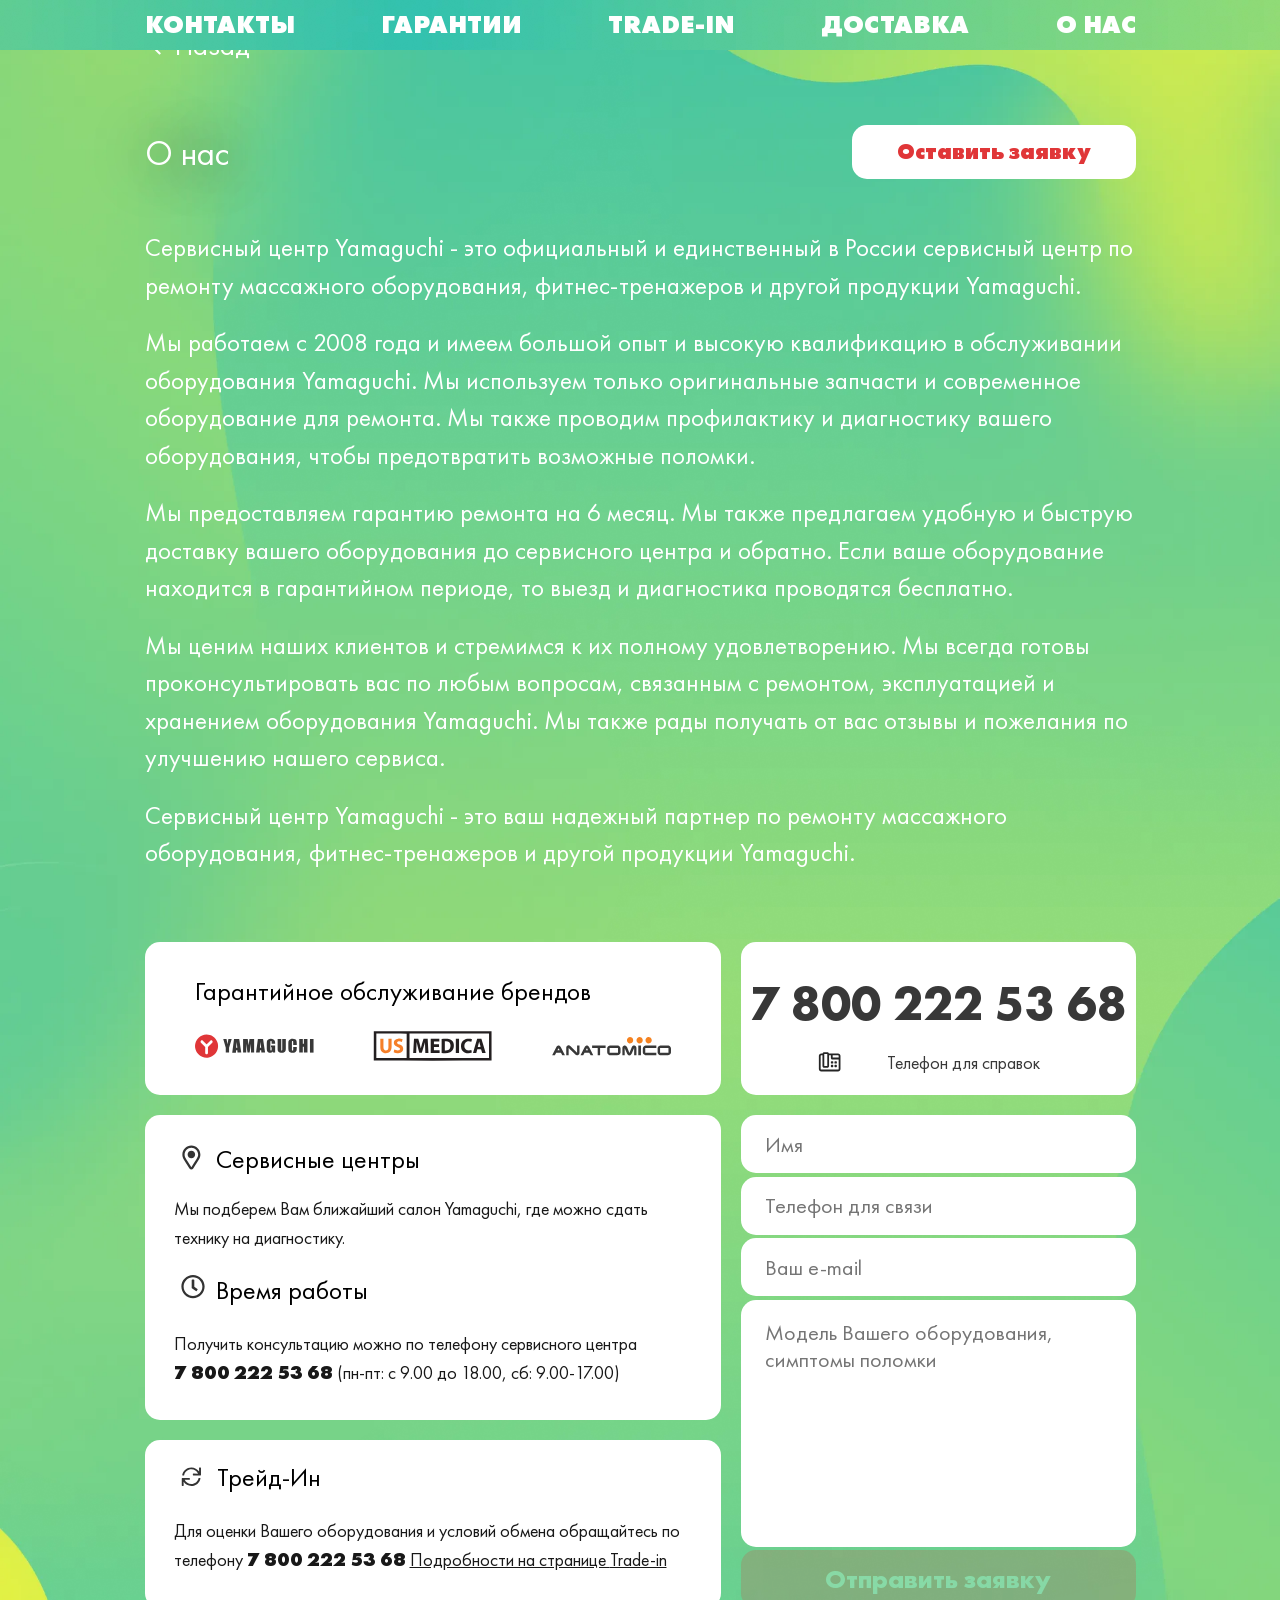
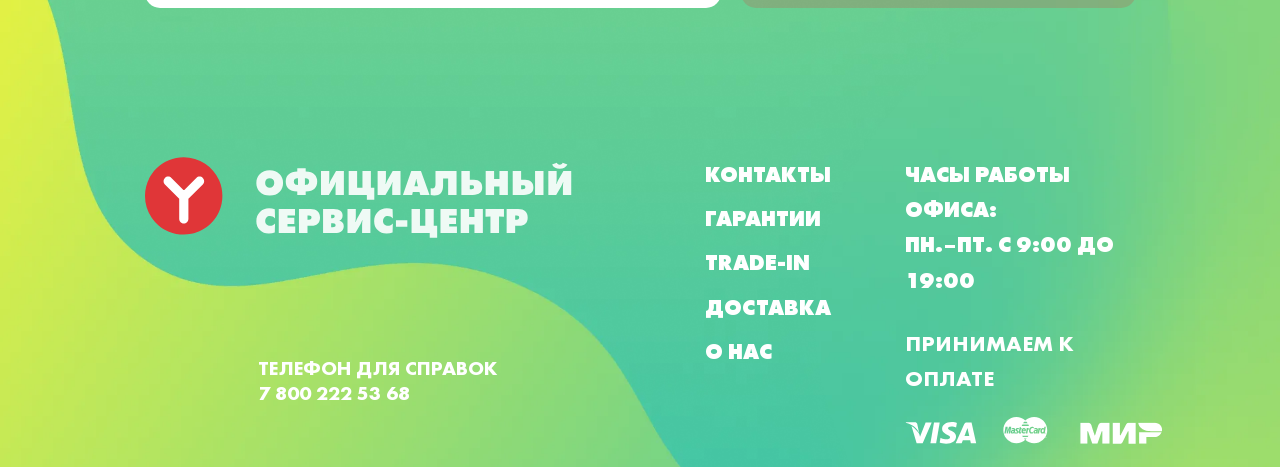
<file: about.html>
<!DOCTYPE html>
<html lang="ru">
<head>
    <meta charset="UTF-8">
    <meta http-equiv="X-UA-Compatible" content="IE=edge">
    <meta name="viewport" content="width=device-width, initial-scale=1.0">
    <meta name="description" content="Yamaguchi предлагает ремонт массажных кресел в Москве: выезд, диагностика, мелкий и сложный ремонт, замена деталей и многое другое. Подробные цены на сайте.">
	<meta name="keywords" content="ремонт массажных кресел, цены, Москва, сервисный центр, Yamaguchi">
	<meta name="robots" content="index, follow"> 
	<meta property="og:title" content=" Ремонт массажных кресел Yamaguchi в Москве: гарантийный ремонт">
	<meta property="og:description" content=" Yamaguchi предлагает ремонт массажных кресел в Москве: выезд, диагностика, мелкий и сложный ремонт, замена деталей и многое другое. Подробные цены на сайте.">
	<meta property="og:image" content="[URL ссылки на изображение логотипа сайта]">
	<meta property="og:url" content=" https://yamaguchi-service.ru/remont-massazhnye-kresla">
	<meta property="og:type" content="website">
	<meta property="og:site_name" content="Yamaguchi">
	<link rel="canonical" href="https://yamaguchi-service.ru/remont-massazhnye-kresla">
    <link rel="stylesheet"  href="/styles/categories.min.css">
    <link type="image/x-icon" href="/favicon.ico" rel="shortcut icon">
	<title>Ремонт массажных кресел Yamaguchi в Москве</title> 
</head>
<body>
    <header class="header">
        <nav class="header__menu container-box">
            <ul class="header__menu-list">
                <li class="header__menu-item">
                   <a href="#contacts">Контакты</a>
                </li>
                <li class="header__menu-item">
                    <a href="guarantees.html
                    ">Гарантии</a>
                </li>
                <li class="header__menu-item">
                    <a href="traid-in.html">Trade-in</a>
                </li>
                <li class="header__menu-item">
                    <a href="delivery.html
                    ">Доставка</a>
                </li>
                <li class="header__menu-item">
                    <a href="about.html">О нас</a>
                </li>
            </ul>
        </nav>
    </header>
    <main class="main-wrapper categories">
        <section class="section-info-pages">
            <section class="category-info">
                <div class="container-box category-info__content">
                    <div class="category-info__back">
                        <a class="category-info__back__block" href="../index.html">
                            <svg width="57" height="57" viewBox="0 0 57 57" fill="none" xmlns="http://www.w3.org/2000/svg">
                                <path d="M28.2461 44.4297L29.7305 43.0195C30.1016 42.6484 30.1016 42.0547 29.7305 41.7578L18.2266 30.1797H43.6094C44.0547 30.1797 44.5 29.8086 44.5 29.2891V27.2109C44.5 26.7656 44.0547 26.3203 43.6094 26.3203H18.2266L29.7305 14.8164C30.1016 14.5195 30.1016 13.9258 29.7305 13.5547L28.2461 12.1445C27.9492 11.7734 27.3555 11.7734 26.9844 12.1445L11.4727 27.6562C11.1016 28.0273 11.1016 28.5469 11.4727 28.918L26.9844 44.4297C27.3555 44.8008 27.9492 44.8008 28.2461 44.4297Z" fill="white"/>
                            </svg>
                            <p>Назад</p>
                        </a>
                    </div>
                    <div class="category-info__header-wrapper info-pages">
                        <h1 class="category-info__title">О нас</h1>
                        <a class="category-info__button" href="#contacts">Оставить заявку</a>
                    </div>
                    <p class="category-info__text">
                        Сервисный центр Yamaguchi - это официальный и единственный в России сервисный центр 
                        по ремонту массажного оборудования, фитнес-тренажеров и другой продукции Yamaguchi.
                    </p>
                    <p class="category-info__text">
                        Мы работаем с 2008 года и имеем большой опыт и высокую квалификацию в обслуживании 
                        оборудования Yamaguchi. Мы используем только оригинальные запчасти и современное 
                        оборудование для ремонта. Мы также проводим профилактику и диагностику вашего оборудования, 
                        чтобы предотвратить возможные поломки.
                    </p>
                    <p class="category-info__text">
                        Мы предоставляем гарантию ремонта на 6 месяц. Мы также предлагаем удобную и быструю доставку 
                        вашего оборудования до сервисного центра и обратно. Если ваше оборудование находится в 
                        гарантийном периоде, то выезд и диагностика проводятся бесплатно.
                    </p>
                    <p class="category-info__text">
                        Мы ценим наших клиентов и стремимся к их полному удовлетворению. Мы всегда готовы проконсультировать 
                        вас по любым вопросам, связанным с ремонтом, эксплуатацией и хранением оборудования Yamaguchi. 
                        Мы также рады получать от вас отзывы и пожелания по улучшению нашего сервиса.
                    </p>
                    <p class="category-info__text">
                        Сервисный центр Yamaguchi - это ваш надежный партнер по ремонту массажного оборудования, 
                        фитнес-тренажеров и другой продукции Yamaguchi.</p>
                </div>
            </section>
            <section class="contacts" id="contacts">
                <div class="contacts__wrapper container-box">
                    <div class="contacts__brands contacts__white-bgc">
                        <h4 class="contacts__subtitle">Гарантийное обслуживание брендов</h4>
                        <ul class="contacts__brands-list">
                            <li class="contacts__brands-item">
                                <img src="/content/first/icon_contacts_yamaguchi.svg" alt="логотип Yamaguchi">
                            </li>
                            <li class="contacts__brands-item">
                                <img src="/content/first/icon_contacts_usmedico.svg" alt="логотип Us Medica">
                            </li>
                            <li class="contacts__brands-item">
                                <img src="/content/first/icon_contacts_anatomico.svg" alt="логотип Anatomico">
                            </li>
                        </ul>
                    </div>

                    <div class="contacts__hours contacts__white-bgc">
                        <h4 class="contacts__subtitle contacts__subtitle_centers"> Сервисные центры</h4>
                        <p class="contacts__text">
                            Мы&nbsp;подберем Вам ближайший салон Yamaguchi, где можно сдать 
                            технику на&nbsp;диагностику.
                        </p>
                        <h4 class="contacts__subtitle  contacts__subtitle_hours"> Время работы</h4>
                        <p class="contacts__text">Получить консультацию можно по&nbsp;телефону сервисного центра
                            <a class="contacts__phone-ancor" href="tel: +78002225368">7&nbsp;800&nbsp;222&nbsp;53&nbsp;68</a> <span class="contacts__hours-string"> (пн-пт:&nbsp;с&nbsp;9.00&nbsp;до&nbsp;18.00,&nbsp;сб:&nbsp;9.00-17.00)</span>
                        </p>
                    </div>

                    <div class="contacts__trade-in contacts__white-bgc">
                        <h4 class="contacts__subtitle contacts__subtitle_trade-in">Трейд-Ин</h4>
                        <p class="contacts__text"> Для оценки Вашего оборудования и условий обмена обращайтесь по телефону <a class="contacts__phone-ancor" href="tel: +78002225368">7&nbsp;800&nbsp;222&nbsp;53&nbsp;68</a><span class="contacts__text_bold"></span> <a href="/traid-in.html" class="contacts__link" target="_blank">Подробности&nbsp;на&nbsp;странице <span class="contacts__word-wrap">Trade-in</span> </a></p>
                    </div>

                    <div class="contacts__phone contacts__gray-bgc">
                        <a class="contacts__phone-ancor-big" href="tel:+78002225368">7&nbsp;800&nbsp;222&nbsp;53&nbsp;68</a>
                        <div class="contacts__phone__block">
                            <p>Телефон для справок</p>
                        </div>
                    </div>

                    <form class="contacts__form">
                        <div class="__js__input-wrapper contacts__input-wrapper">
                            <input class="contacts__input __js__input " type="text" name="name" placeholder="Имя" pattern="[A-Za-zА-яа-я]{2,}" required>
                            <p class="__js__err contacts__err">Пожалуйста, введите Ваше имя</p>
                        </div>
                        <div class="__js__input-wrapper contacts__input-wrapper">
                            <input class="contacts__input __js__input" type="tel" name="tel" placeholder="Телефон для связи" pattern="\+7\s\([0-9]{3}\)\s[0-9]{3}-[0-9]{2}-[0-9]{2}" required>
                            <p class="__js__err contacts__err">Пожалуйста, введите номер телефона</p>
                        </div>
                        <div class="__js__input-wrapper contacts__input-wrapper">
                            <input class="contacts__input __js__input " type="email" name="email" placeholder="Ваш e-mail" pattern="\S+\.[a-z]{2,4}$" required>
                            <p  class="__js__err contacts__err">Введите корректный адрес электронной почты</p>
                        </div>
                        <textarea class="contacts__input contacts__textarea __js__input contacts__input-wrapper" name="message"
                        placeholder="Модель Вашего оборудования, &#10симптомы поломки"></textarea>
                        <button class="contacts__button _disabled " type="submit">Отправить заявку</button>
                    </form>
                </div>
            </section>
        </section>

    </main>
    <footer class="footer">
        <picture class="footer__bg">
            <source srcset="/content/first/footer_bg-mobile.webp" media="(max-width: 767px)">
        </picture>
        <div class="footer__content container-box">
            <div class="footer__logo">
                <a href="../index.html">
                    <img src="/content/first/logo-footer.svg" alt="логотип Yamaguchi Sevice">
                </a>
            </div>
            <div class="footer__phone">
                    <p >Телефон для справок</p>
                    <a  href="tel: +78002225368 "> 7 800 222 53 68</a>
            </div>
            <nav class="footer__menu">
                <ul  class="footer__menu-list">
                    <li><a class="footer__text" href="#contacts">Контакты</a></li>
                    <li><a class="footer__text" href="guarantees.html
                        ">Гарантии</a></li>
                    <li><a class="footer__text" href="traid-in.html"> Trade-in</a></li>
                    <li><a class="footer__text" href="delivery.html
                        ">Доставка</a></li>
                    <li><a class="footer__text" href="about.html">О нас</a></li>
                </ul>
            </nav>
            <div class="footer__hours">
                <p class="footer__text"> Часы работы офиса: <br> пн.–пт. с 9:00 до 19:00</p>
            </div>
            <div class="footer__cards">
                <p class="footer__text">Принимаем к оплате</p>
                <ul class="footer__payment-list">
                    <li>
                        <img src="/content/first/icon_visa.svg" alt="логотип платежной системы Visa">
                    </li>
                    <li>
                        <img src="/content/first/master-card.svg" alt="логотип платежной системы Master Card">
                    </li>
                    <li>
                        <img src="/content/first/mir-payment.svg" alt="логотип платежной системы Мир">
                    </li>
                </ul>
            </div>
        </div>
    </footer>
    <div class="modal-thanks modal-thanks__overlay">
        <div class="modal-thanks__content">
            <div class="modal-thanks__header">
                <h4 class="modal-thanks__title">
                    Спасибо!
                </h4>
                <span class="modal-thanks__close">
                    &#10006;
                </span>
            </div>
            <p class="modal-thanks__subtitle">
                Номер Вашей заявки 
                <span class="__js__order-number">
                    0000000
                </span> 
            </p>
            <p class="modal-thanks__text">
                Наш менеджер свяжется с Вами в течение 30 минут*
            </p>
            <img class="modal-thanks__heart" src="../content/first/img_contacts_thanks.webp" alt="сердце">
            <p class="modal-thanks__small-text">
                *Возможны увеличения сроков звонка по вашей заявке, но мы очень спешим ответить вам и сделаем все возможное, чтобы уложиться в указанное время.
            </p>
        </div>
    </div>

    <script src="/js/imask.js"></script>
    <script src="/js/categories.js"></script>
</body>
</html>
</file>
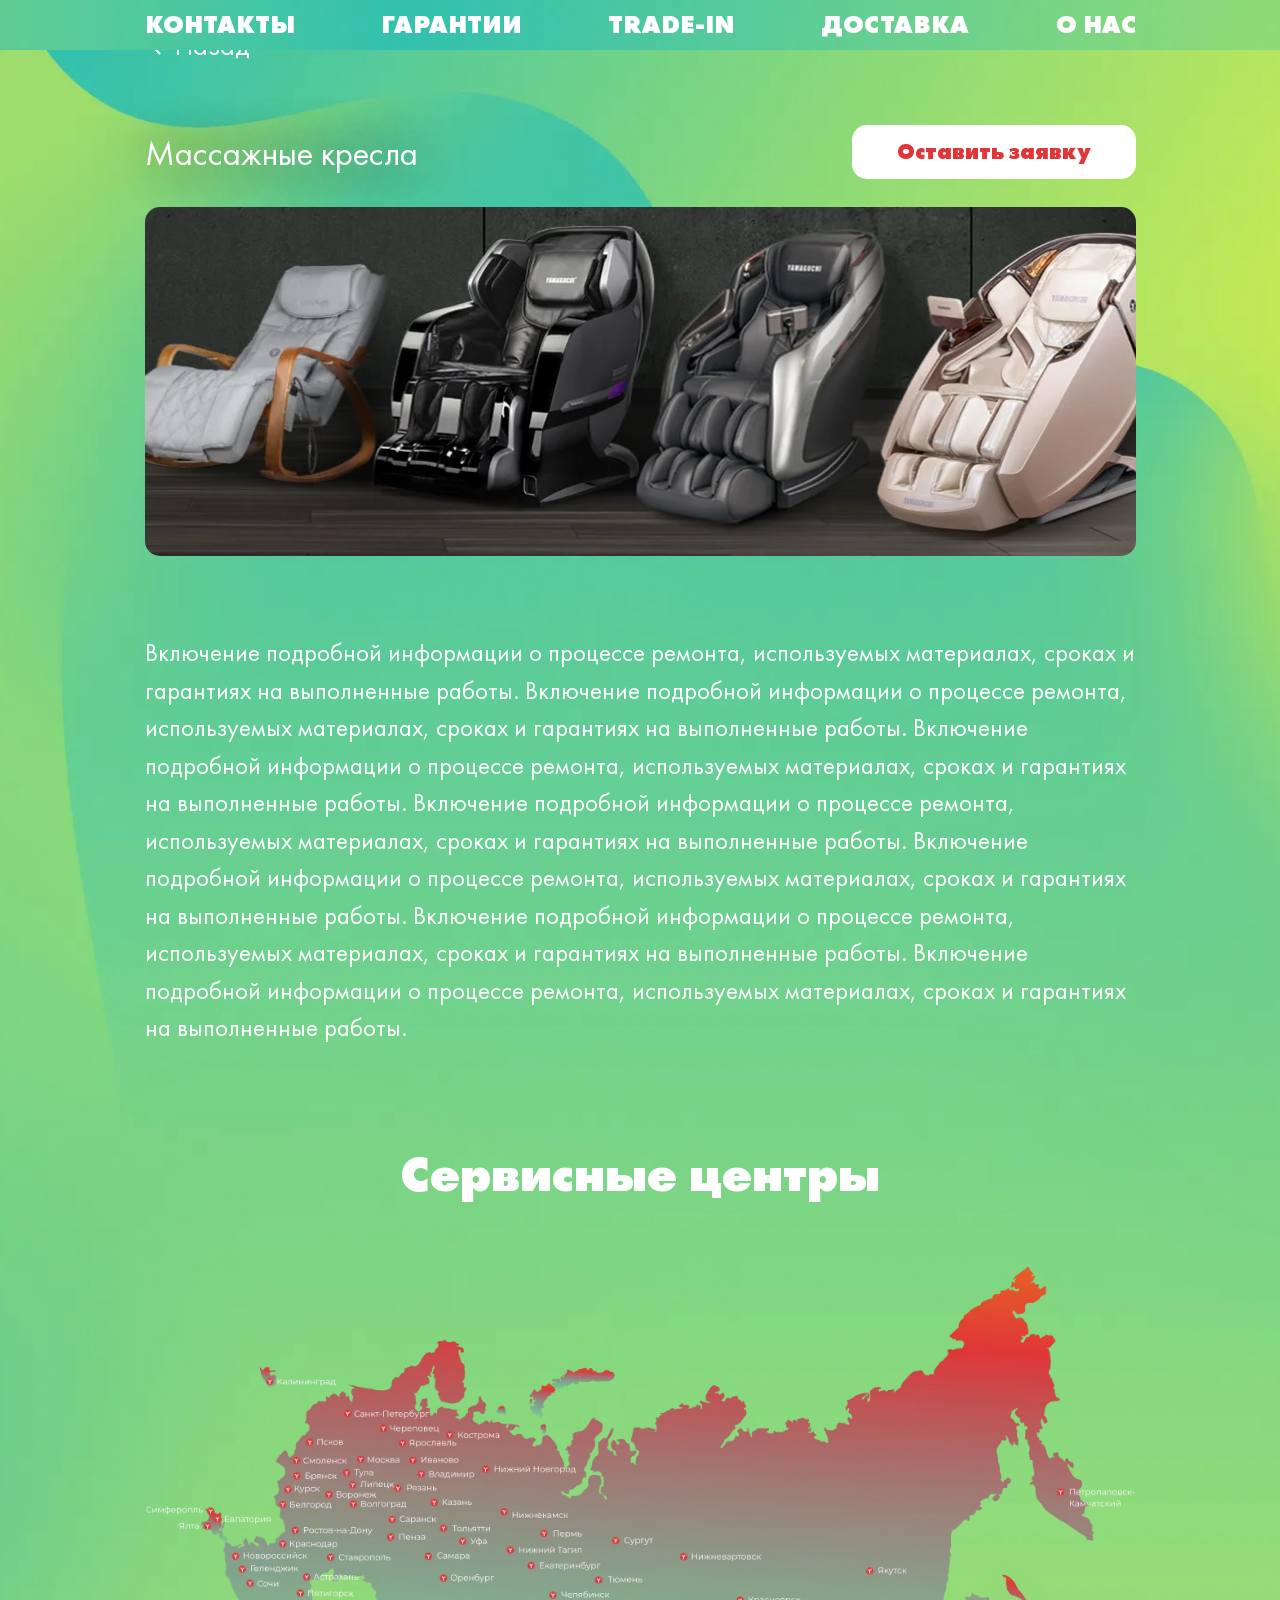
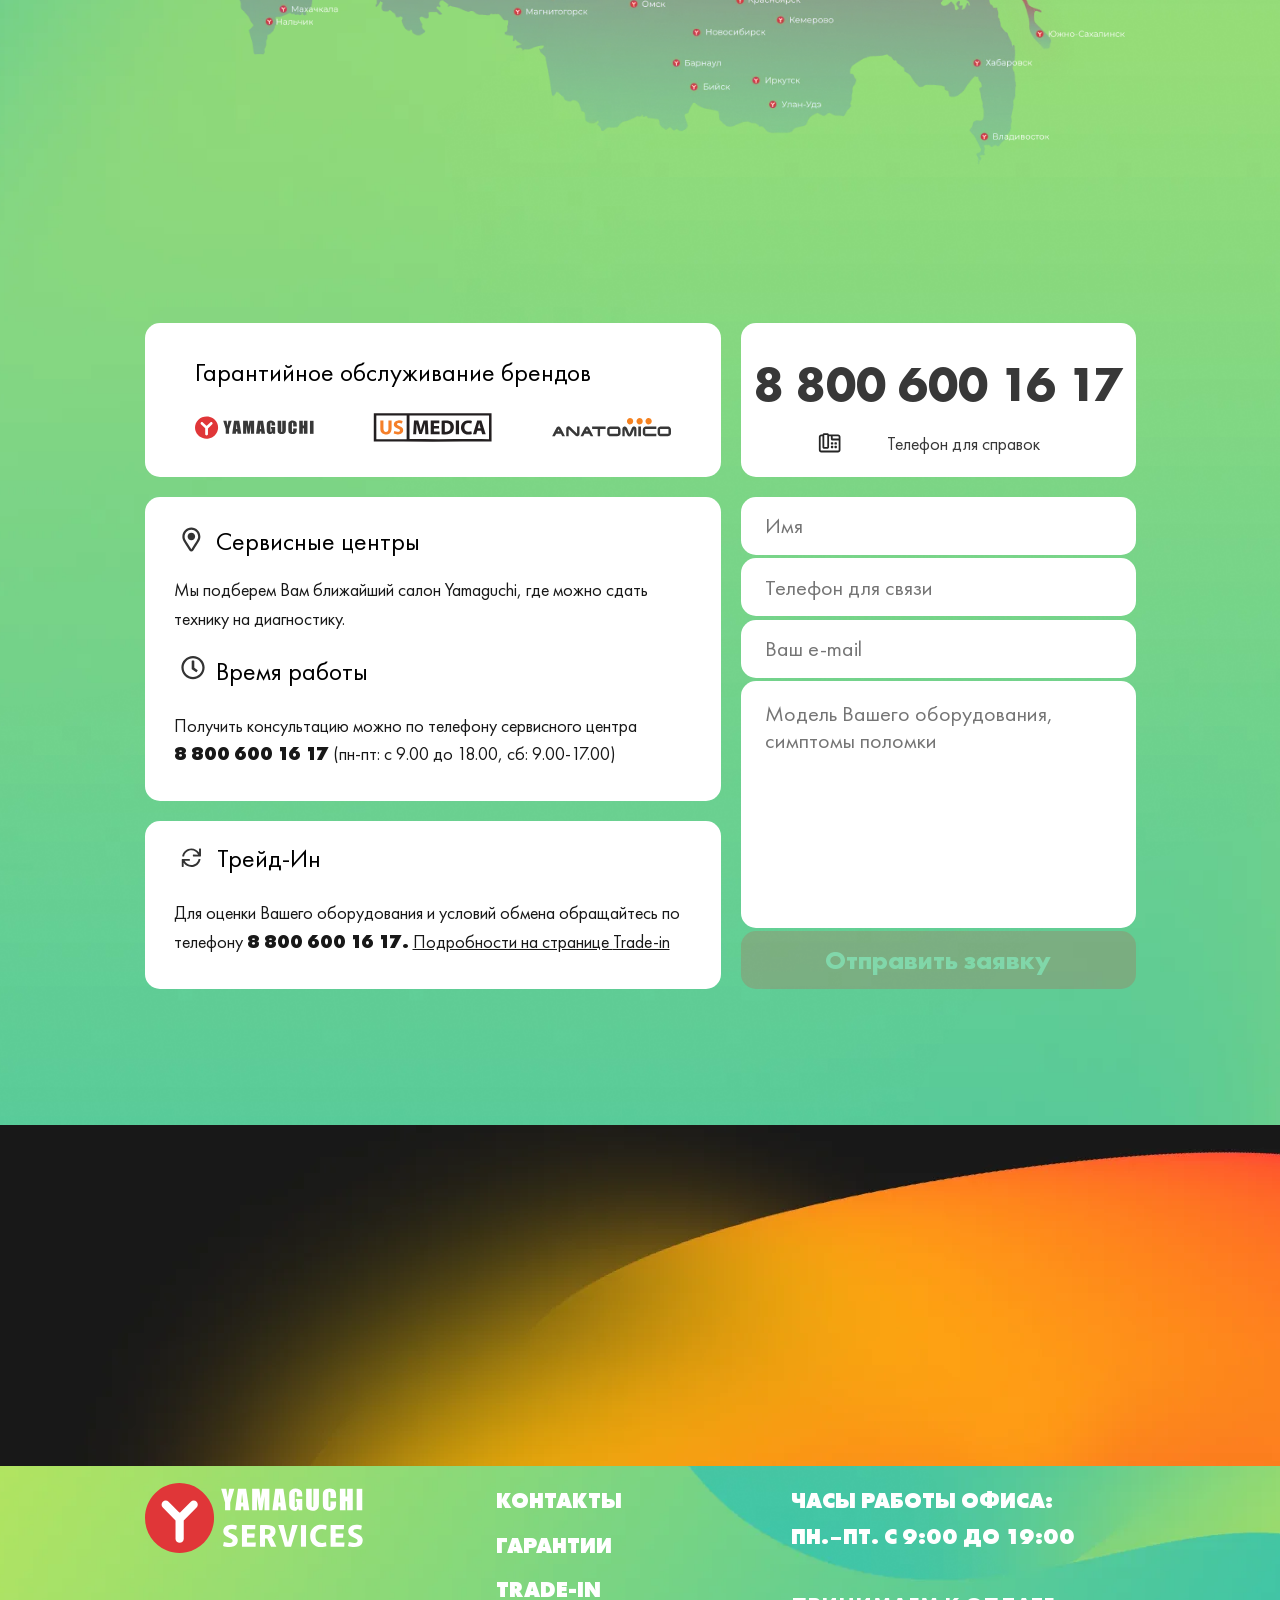
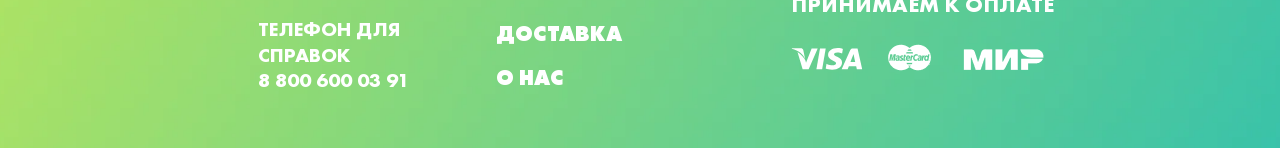
<file: armchairs.html>
<!DOCTYPE html>
<html lang="ru">
<head>
    <meta charset="UTF-8">
    <meta http-equiv="X-UA-Compatible" content="IE=edge">
    <meta name="viewport" content="width=device-width, initial-scale=1.0">
    <meta name="description" content="Yamaguchi предлагает ремонт массажных кресел в Москве: выезд, диагностика, мелкий и сложный ремонт, замена деталей и многое другое. Подробные цены на сайте.">
	<meta name="keywords" content="ремонт массажных кресел, цены, Москва, сервисный центр, Yamaguchi">
	<meta name="robots" content="index, follow"> 
	<meta property="og:title" content=" Ремонт массажных кресел Yamaguchi в Москве: гарантийный ремонт">
	<meta property="og:description" content=" Yamaguchi предлагает ремонт массажных кресел в Москве: выезд, диагностика, мелкий и сложный ремонт, замена деталей и многое другое. Подробные цены на сайте.">
	<meta property="og:image" content="[URL ссылки на изображение логотипа сайта]">
	<meta property="og:url" content=" https://yamaguchi-service.ru/remont-massazhnye-kresla">
	<meta property="og:type" content="website">
	<meta property="og:site_name" content="Yamaguchi">
	<link rel="canonical" href="https://yamaguchi-service.ru/remont-massazhnye-kresla">
    <link rel="stylesheet"  href="/styles/categories.min.css">
	<title>Ремонт массажных кресел Yamaguchi в Москве</title> 
</head>
<body>
    <header class="header">
        <nav class="header__menu container-box">
            <ul class="header__menu-list">
                <li class="header__menu-item">
                   <a href="contacts.html
                   ">Контакты</a>
                </li>
                <li class="header__menu-item">
                    <a href="guarantees.html
                    ">Гарантии</a>
                </li>
                <li class="header__menu-item">
                    <a href="traid-in.html">Trade-in</a>
                </li>
                <li class="header__menu-item">
                    <a href="delivery.html
                    ">Доставка</a>
                </li>
                <li class="header__menu-item">
                    <a href="about.html">О нас</a>
                </li>
            </ul>
        </nav>
    </header>
    <main class="main-wrapper categories">
        <section class="section-info-pages">
            <section class="category-info">
                <picture class="category-info__bg">
                    <!-- <img src="/content/first/second_bg.webp" alt="ball"> -->
                </picture>
                <div class="container-box category-info__content">
                    <div class="category-info__back">
                        <a class="category-info__back__block" href="../index.html">
                            <svg width="57" height="57" viewBox="0 0 57 57" fill="none" xmlns="http://www.w3.org/2000/svg">
                                <path d="M28.2461 44.4297L29.7305 43.0195C30.1016 42.6484 30.1016 42.0547 29.7305 41.7578L18.2266 30.1797H43.6094C44.0547 30.1797 44.5 29.8086 44.5 29.2891V27.2109C44.5 26.7656 44.0547 26.3203 43.6094 26.3203H18.2266L29.7305 14.8164C30.1016 14.5195 30.1016 13.9258 29.7305 13.5547L28.2461 12.1445C27.9492 11.7734 27.3555 11.7734 26.9844 12.1445L11.4727 27.6562C11.1016 28.0273 11.1016 28.5469 11.4727 28.918L26.9844 44.4297C27.3555 44.8008 27.9492 44.8008 28.2461 44.4297Z" fill="white"/>
                            </svg>
                            <p>Назад</p>
                        </a>
                    </div>
                    <div class="category-info__header-wrapper">
                        <h1 class="category-info__title">Массажные кресла</h1>
                        <a class="category-info__button" href="#contacts">Оставить заявку</a>
                    </div>
                    <picture class="category-info__category-image">
                        <img src="/content/armchairs.webp" alt="массажные кресла Yamaguhi">
                    </picture>
                    <p class="category-info__text">
                        Включение подробной информации о процессе ремонта, 
                        используемых материалах, сроках и гарантиях на выполненные работы. 
                        Включение подробной информации о процессе ремонта, используемых 
                        материалах, сроках и гарантиях на выполненные работы. Включение
                        подробной информации о процессе ремонта, используемых материалах,
                        сроках и гарантиях на выполненные работы. Включение подробной 
                        информации о процессе ремонта, используемых материалах, сроках 
                        и гарантиях на выполненные работы. Включение подробной информации 
                        о процессе ремонта, используемых материалах, сроках и гарантиях 
                        на выполненные работы. Включение подробной информации о процессе 
                        ремонта, используемых материалах, сроках и гарантиях на 
                        выполненные работы. Включение подробной информации о процессе
                        ремонта, используемых материалах, сроках и гарантиях на 
                        выполненные работы.
                    </p>
                </div>
            </section>
            <section class="service-centers">
                <div class="service-centers__content container-box">
                    <h2 class="service-centers__title">Сервисные центры</h2>
                    <picture class="service-centers__map">
                        <source srcset="/content/first/map_mob.svg" media="(max-width: 768px)">
                        <img src="/content/map.webp" alt="карта">
                    </picture>
                </div>
            </section>
            <section class="contacts" id="contacts">
                <div class="contacts__wrapper container-box">
                    <div class="contacts__brands contacts__white-bgc">
                        <h4 class="contacts__subtitle">Гарантийное обслуживание брендов</h4>
                        <ul class="contacts__brands-list">
                            <li class="contacts__brands-item">
                                <img src="/content/first/icon_contacts_yamaguchi.svg" alt="логотип Yamaguchi">
                            </li>
                            <li class="contacts__brands-item">
                                <img src="/content/first/icon_contacts_usmedico.svg" alt="логотип Us Medica">
                            </li>
                            <li class="contacts__brands-item">
                                <img src="/content/first/icon_contacts_anatomico.svg" alt="логотип Anatomico">
                            </li>
                        </ul>
                    </div>

                    <div class="contacts__hours contacts__white-bgc">
                        <h4 class="contacts__subtitle contacts__subtitle_centers"> Сервисные центры</h4>
                        <p class="contacts__text">
                            Мы&nbsp;подберем Вам ближайший салон Yamaguchi, где можно сдать 
                            технику на&nbsp;диагностику.
                        </p>
                        <h4 class="contacts__subtitle  contacts__subtitle_hours"> Время работы</h4>
                        <p class="contacts__text">Получить консультацию можно по&nbsp;телефону сервисного центра
                            <a class="contacts__phone-ancor" href="tel:8-800-600-16-17">8&nbsp;800&nbsp;600&nbsp;16&nbsp;17</a> <span class="contacts__hours-string"> (пн-пт:&nbsp;с&nbsp;9.00&nbsp;до&nbsp;18.00,&nbsp;сб:&nbsp;9.00-17.00)</span>
                        </p>
                    </div>

                    <div class="contacts__trade-in contacts__white-bgc">
                        <h4 class="contacts__subtitle contacts__subtitle_trade-in">Трейд-Ин</h4>
                        <p class="contacts__text"> Для оценки Вашего оборудования и условий обмена обращайтесь по телефону <a class="contacts__phone-ancor" href="tel:8-800-600-16-17">8&nbsp;800&nbsp;600&nbsp;16&nbsp;17</a><span class="contacts__text_bold">.</span> <a href="/traid-in.html" class="contacts__link" target="_blank">Подробности&nbsp;на&nbsp;странице <span class="contacts__word-wrap">Trade-in</span> </a></p>
                    </div>

                    <div class="contacts__phone contacts__gray-bgc">
                        <a class="contacts__phone-ancor-big" href="tel:8-800-600-16-17">8&nbsp;800&nbsp;600&nbsp;16&nbsp;17</a>
                        <div class="contacts__phone__block">
                            <p>Телефон для справок</p>
                        </div>
                    </div>

                    <form class="contacts__form">
                        <div class="__js__input-wrapper contacts__input-wrapper">
                            <input class="contacts__input __js__input " type="text" name="name" placeholder="Имя" pattern="[A-Za-zА-яа-я]{2,}" required>
                            <p class="__js__err contacts__err">Пожалуйста, введите Ваше имя</p>
                        </div>
                        <div class="__js__input-wrapper contacts__input-wrapper">
                            <input class="contacts__input __js__input" type="tel" name="tel" placeholder="Телефон для связи" pattern="\+7\s\([0-9]{3}\)\s[0-9]{3}-[0-9]{2}-[0-9]{2}" required>
                            <p class="__js__err contacts__err">Пожалуйста, введите номер телефона</p>
                        </div>
                        <div class="__js__input-wrapper contacts__input-wrapper">
                            <input class="contacts__input __js__input " type="email" name="email" placeholder="Ваш e-mail" pattern="\S+\.[a-z]{2,4}$" required>
                            <p  class="__js__err contacts__err">Введите корректный адрес электронной почты</p>
                        </div>
                        <textarea class="contacts__input contacts__textarea __js__input contacts__input-wrapper" name="message"
                        placeholder="Модель Вашего оборудования, &#10симптомы поломки"></textarea>
                        <button class="contacts__button _disabled " type="submit">Отправить заявку</button>
                    </form>
                </div>
            </section>
        </section>

    </main>
    <footer class="footer">
        <picture class="footer__bg">
            <source srcset="/content/first/footer_bg-mobile.webp" media="(max-width: 767px)">
            <img src="/content/first/footer_bg-desc.webp" alt="footer">
        </picture>
        <div class="footer__content container-box">
            <div class="footer__logo">
                <a href="./index.html">
                    <img src="/content/first/Vector_yamaguchi_logo.svg" alt="логотип Yamaguchi Sevice">
                </a>
            </div>
            <div class="footer__phone">
                    <p >Телефон для справок</p>
                    <a  href="tel: 8-800-600-03-91"> 8 800 600 03 91</a>
            </div>
            <nav class="footer__menu">
                <ul  class="footer__menu-list">
                    <li><a class="footer__text" href="contacts.html
                        ">Контакты</a></li>
                    <li><a class="footer__text" href="guarantees.html
                        ">Гарантии</a></li>
                    <li><a class="footer__text" href="traid-in.html"> Trade-in</a></li>
                    <li><a class="footer__text" href="delivery.html
                        ">Доставка</a></li>
                    <li><a class="footer__text" href="about.html">О нас</a></li>
                </ul>
            </nav>
            <div class="footer__hours">
                <p class="footer__text"> Часы работы офиса: <br> пн.–пт. с 9:00 до 19:00</p>
            </div>
            <div class="footer__cards">
                <p class="footer__text">Принимаем к оплате</p>
                <ul class="footer__payment-list">
                    <li>
                        <img src="/content/first/icon_visa.svg" alt="логотип платежной системы Visa">
                    </li>
                    <li>
                        <img src="/content/first/master-card.png" alt="логотип платежной системы Master Card">
                    </li>
                    <li>
                        <img src="/content/first/mir-payment.png" alt="логотип платежной системы Мир">
                    </li>
                </ul>
            </div>
        </div>
    </footer>
    <div class="modal-thanks modal-thanks__overlay">
        <div class="modal-thanks__content">
            <div class="modal-thanks__header">
                <h4 class="modal-thanks__title">
                    Спасибо!
                </h4>
                <span class="modal-thanks__close">
                    &#10006;
                </span>
            </div>
            <p class="modal-thanks__subtitle">
                Номер Вашей заявки 
                <span class="__js__order-number">
                    0000000
                </span> 
            </p>
            <p class="modal-thanks__text">
                Наш менеджер свяжется с Вами в течение 30 минут*
            </p>
            <img class="modal-thanks__heart" src="../content/first/img_contacts_thanks.webp" alt="сердце">
            <p class="modal-thanks__small-text">
                *Возможны увеличения сроков звонка по вашей заявке, но мы очень спешим ответить вам и сделаем все возможное, чтобы уложиться в указанное время.
            </p>
        </div>
    </div>

    <script src="/js/imask.js"></script>
    <script src="/js/categories.js"></script>
</body>
</html>
</file>
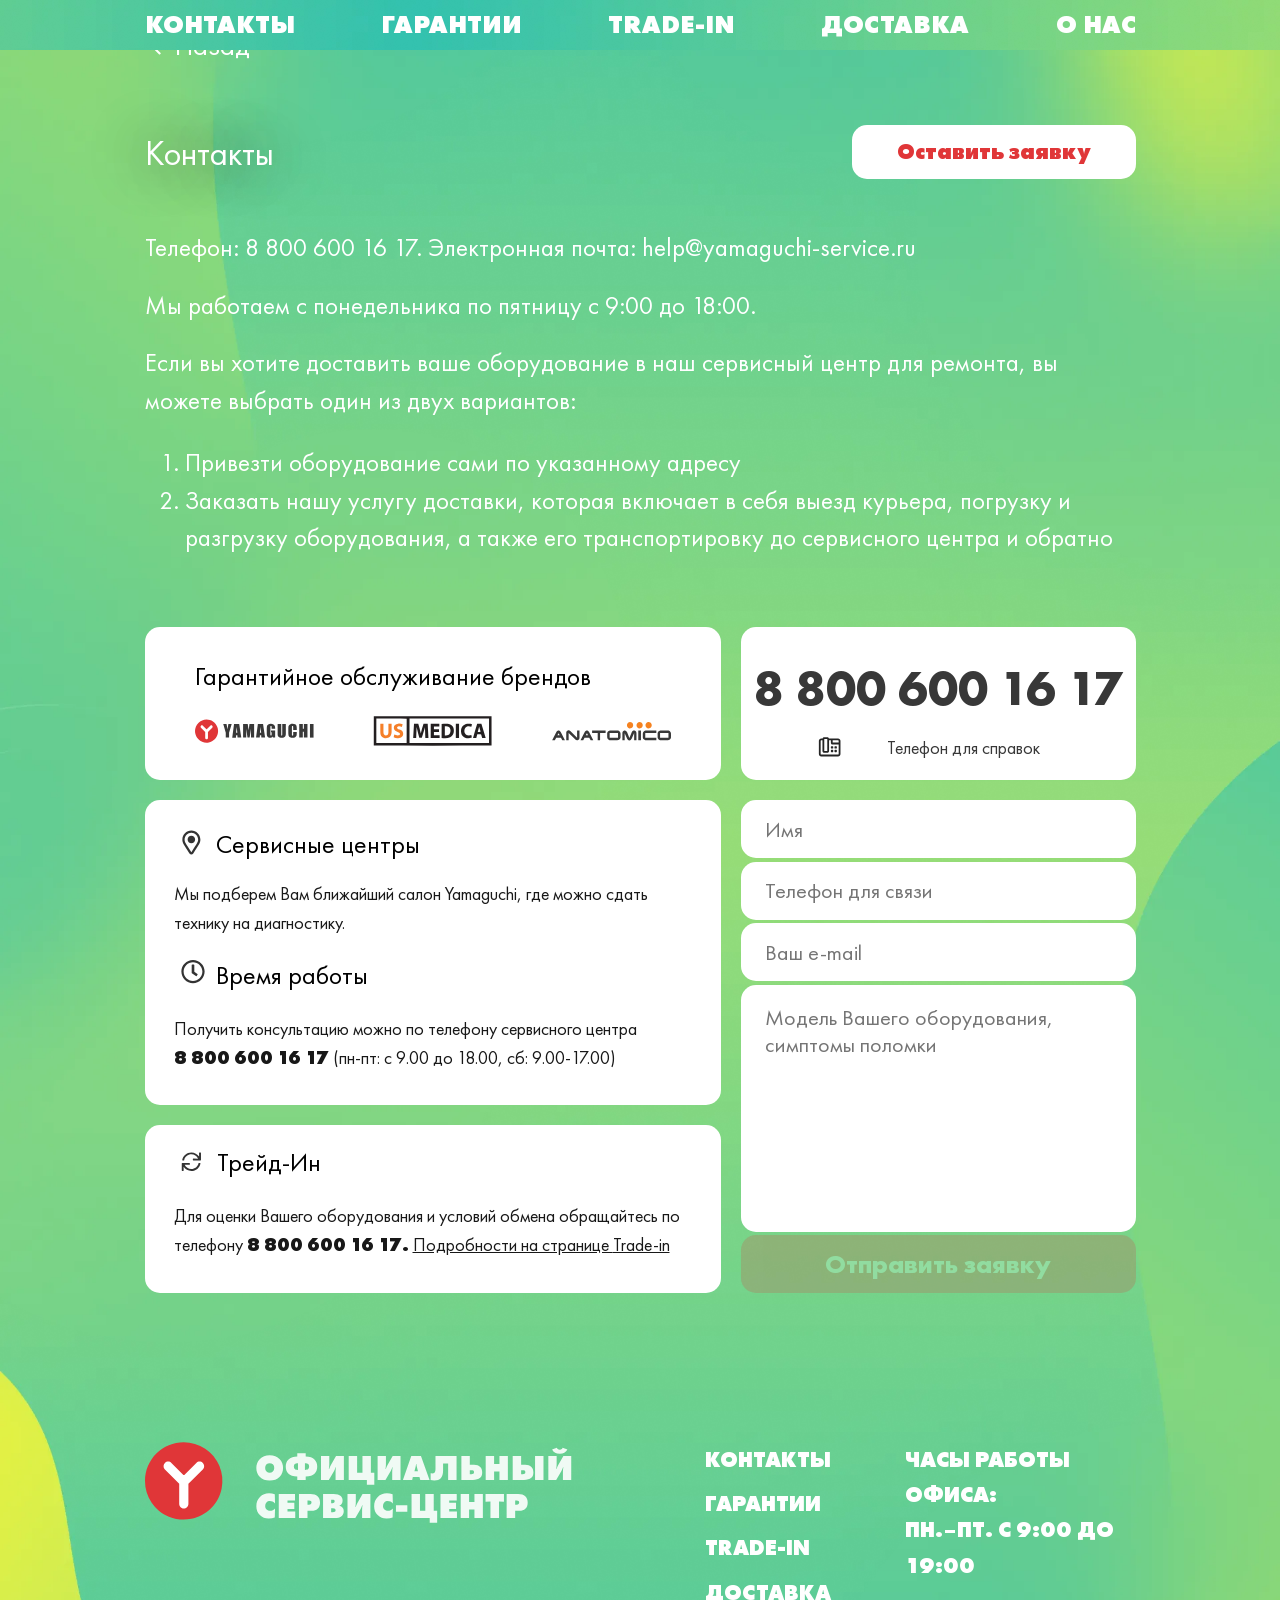
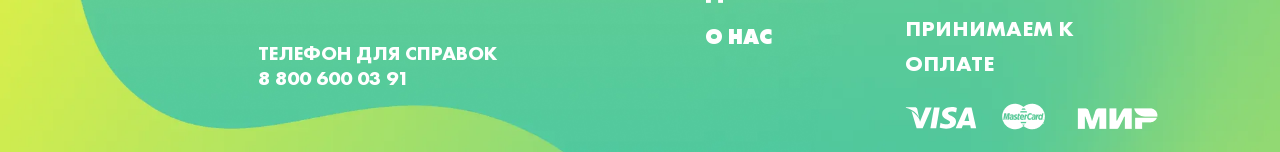
<file: contacts.html>
<!DOCTYPE html>
<html lang="ru">
<head>
    <meta charset="UTF-8">
    <meta http-equiv="X-UA-Compatible" content="IE=edge">
    <meta name="viewport" content="width=device-width, initial-scale=1.0">
    <meta name="description" content="Yamaguchi предлагает ремонт массажных кресел в Москве: выезд, диагностика, мелкий и сложный ремонт, замена деталей и многое другое. Подробные цены на сайте.">
	<meta name="keywords" content="ремонт массажных кресел, цены, Москва, сервисный центр, Yamaguchi">
	<meta name="robots" content="index, follow"> 
	<meta property="og:title" content=" Ремонт массажных кресел Yamaguchi в Москве: гарантийный ремонт">
	<meta property="og:description" content=" Yamaguchi предлагает ремонт массажных кресел в Москве: выезд, диагностика, мелкий и сложный ремонт, замена деталей и многое другое. Подробные цены на сайте.">
	<meta property="og:image" content="[URL ссылки на изображение логотипа сайта]">
	<meta property="og:url" content=" https://yamaguchi-service.ru/remont-massazhnye-kresla">
	<meta property="og:type" content="website">
	<meta property="og:site_name" content="Yamaguchi">
	<link rel="canonical" href="https://yamaguchi-service.ru/remont-massazhnye-kresla">
    <link rel="stylesheet"  href="/styles/categories.min.css">
	<title>Ремонт массажных кресел Yamaguchi в Москве</title> 
</head>
<body>
    <header class="header">
        <nav class="header__menu container-box">
            <ul class="header__menu-list">
                <li class="header__menu-item">
                   <a href="contacts.html
                   ">Контакты</a>
                </li>
                <li class="header__menu-item">
                    <a href="guarantees.html
                    ">Гарантии</a>
                </li>
                <li class="header__menu-item">
                    <a href="traid-in.html">Trade-in</a>
                </li>
                <li class="header__menu-item">
                    <a href="delivery.html
                    ">Доставка</a>
                </li>
                <li class="header__menu-item">
                    <a href="about.html">О нас</a>
                </li>
            </ul>
        </nav>
    </header>
    <main class="main-wrapper categories">
        <section class="section-info-pages">
            <section class="category-info">
                <picture class="category-info__bg">
                    <!-- <img src="/content/first/second_bg.webp" alt="ball"> -->
                </picture>
                <div class="container-box category-info__content">
                    <div class="category-info__back">
                        <a class="category-info__back__block" href="../index.html">
                            <svg width="57" height="57" viewBox="0 0 57 57" fill="none" xmlns="http://www.w3.org/2000/svg">
                                <path d="M28.2461 44.4297L29.7305 43.0195C30.1016 42.6484 30.1016 42.0547 29.7305 41.7578L18.2266 30.1797H43.6094C44.0547 30.1797 44.5 29.8086 44.5 29.2891V27.2109C44.5 26.7656 44.0547 26.3203 43.6094 26.3203H18.2266L29.7305 14.8164C30.1016 14.5195 30.1016 13.9258 29.7305 13.5547L28.2461 12.1445C27.9492 11.7734 27.3555 11.7734 26.9844 12.1445L11.4727 27.6562C11.1016 28.0273 11.1016 28.5469 11.4727 28.918L26.9844 44.4297C27.3555 44.8008 27.9492 44.8008 28.2461 44.4297Z" fill="white"/>
                            </svg>
                            <p>Назад</p>
                        </a>
                    </div>
                    <div class="category-info__header-wrapper info-pages">
                        <h1 class="category-info__title">Контакты</h1>
                        <a class="category-info__button" href="#contacts">Оставить заявку</a>
                    </div>
                    <p class="category-info__text">
                        Телефон: <a href="tel:8-800-600-16-17">8 800 600 16 17</a>. Электронная почта: help@yamaguchi-service.ru
                    </p>
                    <p class="category-info__text">
                        Мы работаем с понедельника по пятницу с 9:00 до 18:00.
                    </p>
                    <p class="category-info__text">
                        Если вы хотите доставить ваше оборудование в наш сервисный центр для ремонта, вы можете выбрать один из двух вариантов:
                    </p>
                    <ol class="category-info__text">
                        <li>Привезти оборудование сами по указанному адресу</li>
                        <li>Заказать нашу услугу доставки, которая включает в себя выезд курьера, погрузку и разгрузку оборудования, а также его транспортировку до сервисного центра и обратно</li>
                    </ol>
                </div>
            </section>
            <section class="contacts" id="contacts">
                <div class="contacts__wrapper container-box">
                    <div class="contacts__brands contacts__white-bgc">
                        <h4 class="contacts__subtitle">Гарантийное обслуживание брендов</h4>
                        <ul class="contacts__brands-list">
                            <li class="contacts__brands-item">
                                <img src="/content/first/icon_contacts_yamaguchi.svg" alt="логотип Yamaguchi">
                            </li>
                            <li class="contacts__brands-item">
                                <img src="/content/first/icon_contacts_usmedico.svg" alt="логотип Us Medica">
                            </li>
                            <li class="contacts__brands-item">
                                <img src="/content/first/icon_contacts_anatomico.svg" alt="логотип Anatomico">
                            </li>
                        </ul>
                    </div>

                    <div class="contacts__hours contacts__white-bgc">
                        <h4 class="contacts__subtitle contacts__subtitle_centers"> Сервисные центры</h4>
                        <p class="contacts__text">
                            Мы&nbsp;подберем Вам ближайший салон Yamaguchi, где можно сдать 
                            технику на&nbsp;диагностику.
                        </p>
                        <h4 class="contacts__subtitle  contacts__subtitle_hours"> Время работы</h4>
                        <p class="contacts__text">Получить консультацию можно по&nbsp;телефону сервисного центра
                            <a class="contacts__phone-ancor" href="tel:8-800-600-16-17">8&nbsp;800&nbsp;600&nbsp;16&nbsp;17</a> <span class="contacts__hours-string"> (пн-пт:&nbsp;с&nbsp;9.00&nbsp;до&nbsp;18.00,&nbsp;сб:&nbsp;9.00-17.00)</span>
                        </p>
                    </div>

                    <div class="contacts__trade-in contacts__white-bgc">
                        <h4 class="contacts__subtitle contacts__subtitle_trade-in">Трейд-Ин</h4>
                        <p class="contacts__text"> Для оценки Вашего оборудования и условий обмена обращайтесь по телефону <a class="contacts__phone-ancor" href="tel:8-800-600-16-17">8&nbsp;800&nbsp;600&nbsp;16&nbsp;17</a><span class="contacts__text_bold">.</span> <a href="/traid-in.html" class="contacts__link" target="_blank">Подробности&nbsp;на&nbsp;странице <span class="contacts__word-wrap">Trade-in</span> </a></p>
                    </div>

                    <div class="contacts__phone contacts__gray-bgc">
                        <a class="contacts__phone-ancor-big" href="tel:8-800-600-16-17">8&nbsp;800&nbsp;600&nbsp;16&nbsp;17</a>
                        <div class="contacts__phone__block">
                            <p>Телефон для справок</p>
                        </div>
                    </div>

                    <form class="contacts__form">
                        <div class="__js__input-wrapper contacts__input-wrapper">
                            <input class="contacts__input __js__input " type="text" name="name" placeholder="Имя" pattern="[A-Za-zА-яа-я]{2,}" required>
                            <p class="__js__err contacts__err">Пожалуйста, введите Ваше имя</p>
                        </div>
                        <div class="__js__input-wrapper contacts__input-wrapper">
                            <input class="contacts__input __js__input" type="tel" name="tel" placeholder="Телефон для связи" pattern="\+7\s\([0-9]{3}\)\s[0-9]{3}-[0-9]{2}-[0-9]{2}" required>
                            <p class="__js__err contacts__err">Пожалуйста, введите номер телефона</p>
                        </div>
                        <div class="__js__input-wrapper contacts__input-wrapper">
                            <input class="contacts__input __js__input " type="email" name="email" placeholder="Ваш e-mail" pattern="\S+\.[a-z]{2,4}$" required>
                            <p  class="__js__err contacts__err">Введите корректный адрес электронной почты</p>
                        </div>
                        <textarea class="contacts__input contacts__textarea __js__input contacts__input-wrapper" name="message"
                        placeholder="Модель Вашего оборудования, &#10симптомы поломки"></textarea>
                        <button class="contacts__button _disabled " type="submit">Отправить заявку</button>
                    </form>
                </div>
            </section>
        </section>

    </main>
    <footer class="footer">
        <picture class="footer__bg">
            <source srcset="/content/first/footer_bg-mobile.webp" media="(max-width: 767px)">
        </picture>
        <div class="footer__content container-box">
            <div class="footer__logo">
                <div class="footer__logo">
                    <a href="./index.html">
                        <img src="/content/first/logo-footer.svg" alt="логотип Yamaguchi Sevice">
                    </a>
                </div>
            </div>
            <div class="footer__phone">
                    <p >Телефон для справок</p>
                    <a  href="tel: 8-800-600-03-91"> 8 800 600 03 91</a>
            </div>
            <nav class="footer__menu">
                <ul  class="footer__menu-list">
                    <li><a class="footer__text" href="contacts.html
                        ">Контакты</a></li>
                    <li><a class="footer__text" href="guarantees.html
                        ">Гарантии</a></li>
                    <li><a class="footer__text" href="traid-in.html"> Trade-in</a></li>
                    <li><a class="footer__text" href="delivery.html
                        ">Доставка</a></li>
                    <li><a class="footer__text" href="about.html">О нас</a></li>
                </ul>
            </nav>
            <div class="footer__hours">
                <p class="footer__text"> Часы работы офиса: <br> пн.–пт. с 9:00 до 19:00</p>
            </div>
            <div class="footer__cards">
                <p class="footer__text">Принимаем к оплате</p>
                <ul class="footer__payment-list">
                    <li>
                        <img src="/content/first/icon_visa.svg" alt="логотип платежной системы Visa">
                    </li>
                    <li>
                        <img src="/content/first/master-card.png" alt="логотип платежной системы Master Card">
                    </li>
                    <li>
                        <img src="/content/first/mir-payment.png" alt="логотип платежной системы Мир">
                    </li>
                </ul>
            </div>
        </div>
    </footer>
    <div class="modal-thanks modal-thanks__overlay">
        <div class="modal-thanks__content">
            <div class="modal-thanks__header">
                <h4 class="modal-thanks__title">
                    Спасибо!
                </h4>
                <span class="modal-thanks__close">
                    &#10006;
                </span>
            </div>
            <p class="modal-thanks__subtitle">
                Номер Вашей заявки 
                <span class="__js__order-number">
                    0000000
                </span> 
            </p>
            <p class="modal-thanks__text">
                Наш менеджер свяжется с Вами в течение 30 минут*
            </p>
            <img class="modal-thanks__heart" src="../content/first/img_contacts_thanks.webp" alt="сердце">
            <p class="modal-thanks__small-text">
                *Возможны увеличения сроков звонка по вашей заявке, но мы очень спешим ответить вам и сделаем все возможное, чтобы уложиться в указанное время.
            </p>
        </div>
    </div>

    <script src="/js/imask.js"></script>
    <script src="/js/categories.js"></script>
</body>
</html>
</file>
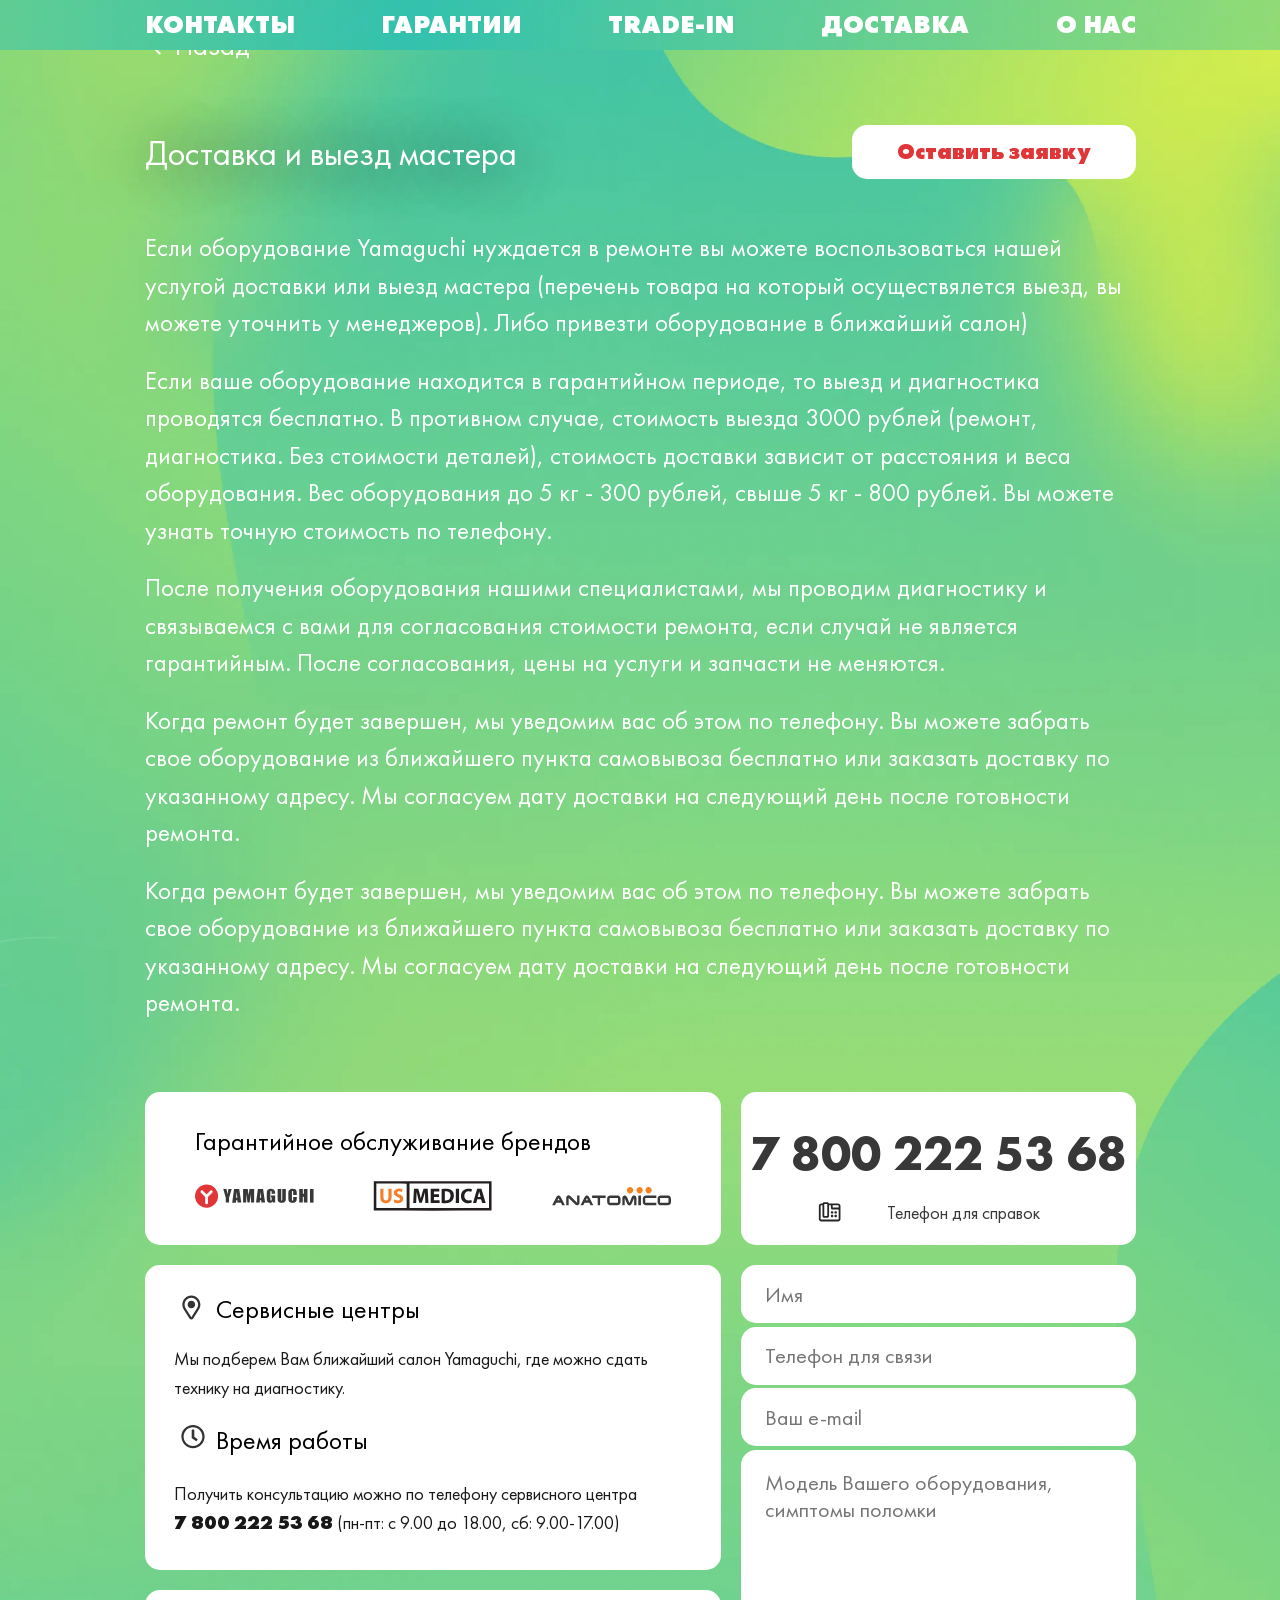
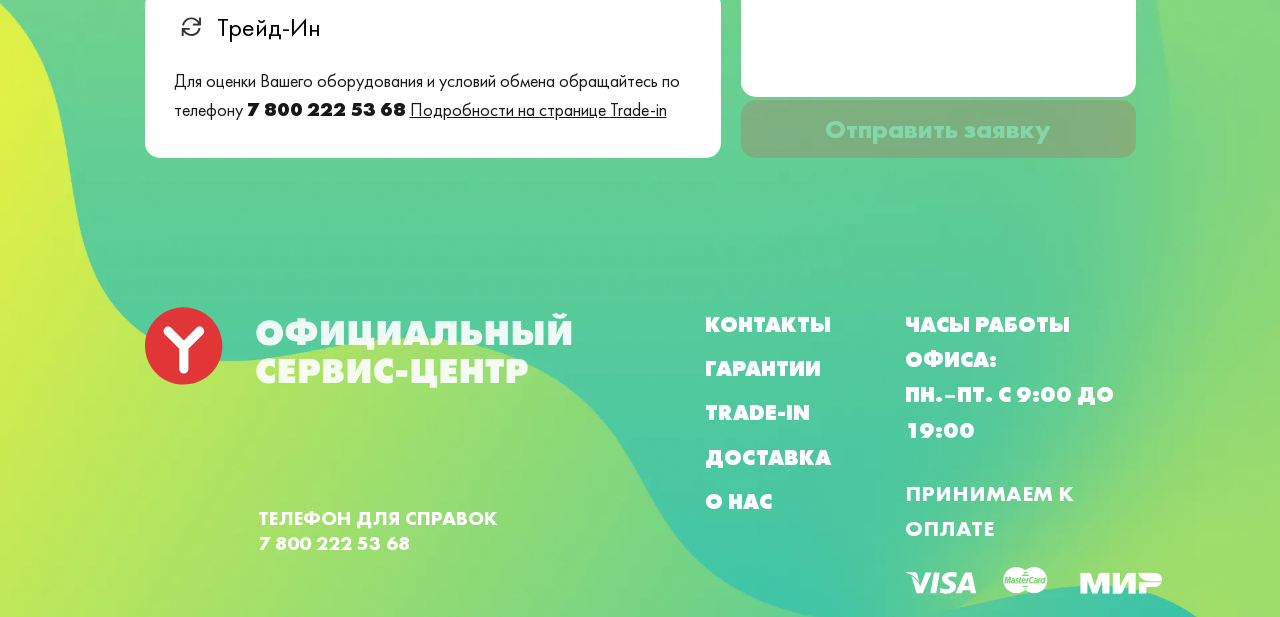
<file: delivery.html>
<!DOCTYPE html>
<html lang="ru">
<head>
    <meta charset="UTF-8">
    <meta http-equiv="X-UA-Compatible" content="IE=edge">
    <meta name="viewport" content="width=device-width, initial-scale=1.0">
    <meta name="description" content="Yamaguchi предлагает ремонт массажных кресел в Москве: выезд, диагностика, мелкий и сложный ремонт, замена деталей и многое другое. Подробные цены на сайте.">
	<meta name="keywords" content="ремонт массажных кресел, цены, Москва, сервисный центр, Yamaguchi">
	<meta name="robots" content="index, follow"> 
	<meta property="og:title" content=" Ремонт массажных кресел Yamaguchi в Москве: гарантийный ремонт">
	<meta property="og:description" content=" Yamaguchi предлагает ремонт массажных кресел в Москве: выезд, диагностика, мелкий и сложный ремонт, замена деталей и многое другое. Подробные цены на сайте.">
	<meta property="og:image" content="[URL ссылки на изображение логотипа сайта]">
	<meta property="og:url" content=" https://yamaguchi-service.ru/remont-massazhnye-kresla">
	<meta property="og:type" content="website">
	<meta property="og:site_name" content="Yamaguchi">
	<link rel="canonical" href="https://yamaguchi-service.ru/remont-massazhnye-kresla">
    <link rel="stylesheet"  href="/styles/categories.min.css">
    <link type="image/x-icon" href="/favicon.ico" rel="shortcut icon">
	<title>Ремонт массажных кресел Yamaguchi в Москве</title> 
</head>
<body>
    <header class="header">
        <nav class="header__menu container-box">
            <ul class="header__menu-list">
                <li class="header__menu-item">
                   <a href="#contacts">Контакты</a>
                </li>
                <li class="header__menu-item">
                    <a href="guarantees.html
                    ">Гарантии</a>
                </li>
                <li class="header__menu-item">
                    <a href="traid-in.html">Trade-in</a>
                </li>
                <li class="header__menu-item">
                    <a href="delivery.html">Доставка</a>
                </li>
                <li class="header__menu-item">
                    <a href="about.html">О нас</a>
                </li>
            </ul>
        </nav>
    </header>
    <main class="main-wrapper categories">
        <section class="section-info-pages">
            <section class="category-info">
                <div class="container-box category-info__content">
                    <div class="category-info__back">
                        <a class="category-info__back__block" href="../index.html">
                            <svg width="57" height="57" viewBox="0 0 57 57" fill="none" xmlns="http://www.w3.org/2000/svg">
                                <path d="M28.2461 44.4297L29.7305 43.0195C30.1016 42.6484 30.1016 42.0547 29.7305 41.7578L18.2266 30.1797H43.6094C44.0547 30.1797 44.5 29.8086 44.5 29.2891V27.2109C44.5 26.7656 44.0547 26.3203 43.6094 26.3203H18.2266L29.7305 14.8164C30.1016 14.5195 30.1016 13.9258 29.7305 13.5547L28.2461 12.1445C27.9492 11.7734 27.3555 11.7734 26.9844 12.1445L11.4727 27.6562C11.1016 28.0273 11.1016 28.5469 11.4727 28.918L26.9844 44.4297C27.3555 44.8008 27.9492 44.8008 28.2461 44.4297Z" fill="white"/>
                            </svg>
                            <p>Назад</p>
                        </a>
                    </div>
                    <div class="category-info__header-wrapper info-pages">
                        <h1 class="category-info__title">Доставка и выезд мастера</h1>
                        <a class="category-info__button" href="#contacts">Оставить заявку</a>
                    </div>
                    <p class="category-info__text">
                        Если оборудование Yamaguchi нуждается в ремонте вы можете воспользоваться нашей услугой доставки или выезд мастера 
                        (перечень товара на который осуществялется выезд, вы можете уточнить у менеджеров). 
                        Либо привезти оборудование в ближайший салон)
                    </p>
                    <p class="category-info__text">
                        Если ваше оборудование находится в гарантийном периоде, то выезд и диагностика проводятся бесплатно. 
                        В противном случае, стоимость выезда 3000 рублей (ремонт, диагностика. Без стоимости деталей), 
                        стоимость доставки зависит от расстояния и веса оборудования. Вес оборудования до 5 кг - 300 рублей,
                        свыше 5 кг - 800 рублей. Вы можете узнать точную стоимость по телефону.
                    </p>
                    <p class="category-info__text">
                        После получения оборудования нашими специалистами, мы проводим диагностику и связываемся с вами для 
                        согласования стоимости ремонта, если случай не является гарантийным. После согласования, 
                        цены на услуги и запчасти не меняются.
                    </p>
                    <p class="category-info__text">
                        Когда ремонт будет завершен, мы уведомим вас об этом по телефону. Вы можете забрать свое оборудование 
                        из ближайшего пункта самовывоза бесплатно или заказать доставку по указанному адресу. 
                        Мы согласуем дату доставки на следующий день после готовности ремонта.
                    </p>
                    <p class="category-info__text">
                        Когда ремонт будет завершен, мы уведомим вас об этом по телефону. Вы можете забрать свое оборудование 
                        из ближайшего пункта самовывоза бесплатно или заказать доставку по указанному адресу. 
                        Мы согласуем дату доставки на следующий день после готовности ремонта.
                    </p>
                </div>
            </section>
            <section class="contacts" id="contacts">
                <div class="contacts__wrapper container-box">
                    <div class="contacts__brands contacts__white-bgc">
                        <h4 class="contacts__subtitle">Гарантийное обслуживание брендов</h4>
                        <ul class="contacts__brands-list">
                            <li class="contacts__brands-item">
                                <img src="/content/first/icon_contacts_yamaguchi.svg" alt="логотип Yamaguchi">
                            </li>
                            <li class="contacts__brands-item">
                                <img src="/content/first/icon_contacts_usmedico.svg" alt="логотип Us Medica">
                            </li>
                            <li class="contacts__brands-item">
                                <img src="/content/first/icon_contacts_anatomico.svg" alt="логотип Anatomico">
                            </li>
                        </ul>
                    </div>

                    <div class="contacts__hours contacts__white-bgc">
                        <h4 class="contacts__subtitle contacts__subtitle_centers"> Сервисные центры</h4>
                        <p class="contacts__text">
                            Мы&nbsp;подберем Вам ближайший салон Yamaguchi, где можно сдать 
                            технику на&nbsp;диагностику.
                        </p>
                        <h4 class="contacts__subtitle  contacts__subtitle_hours"> Время работы</h4>
                        <p class="contacts__text">Получить консультацию можно по&nbsp;телефону сервисного центра
                            <a class="contacts__phone-ancor" href="tel: +78002225368">7&nbsp;800&nbsp;222&nbsp;53&nbsp;68</a> <span class="contacts__hours-string"> (пн-пт:&nbsp;с&nbsp;9.00&nbsp;до&nbsp;18.00,&nbsp;сб:&nbsp;9.00-17.00)</span>
                        </p>
                    </div>

                    <div class="contacts__trade-in contacts__white-bgc">
                        <h4 class="contacts__subtitle contacts__subtitle_trade-in">Трейд-Ин</h4>
                        <p class="contacts__text"> Для оценки Вашего оборудования и условий обмена обращайтесь по телефону <a class="contacts__phone-ancor" href="tel: +78002225368">7&nbsp;800&nbsp;222&nbsp;53&nbsp;68</a><span class="contacts__text_bold"></span> <a href="/traid-in.html" class="contacts__link" target="_blank">Подробности&nbsp;на&nbsp;странице <span class="contacts__word-wrap">Trade-in</span> </a></p>
                    </div>

                    <div class="contacts__phone contacts__gray-bgc">
                        <a class="contacts__phone-ancor-big" href="tel: +78002225368">7&nbsp;800&nbsp;222&nbsp;53&nbsp;68</a>
                        <div class="contacts__phone__block">
                            <p>Телефон для справок</p>
                        </div>
                    </div>

                    <form class="contacts__form">
                        <div class="__js__input-wrapper contacts__input-wrapper">
                            <input class="contacts__input __js__input " type="text" name="name" placeholder="Имя" pattern="[A-Za-zА-яа-я]{2,}" required>
                            <p class="__js__err contacts__err">Пожалуйста, введите Ваше имя</p>
                        </div>
                        <div class="__js__input-wrapper contacts__input-wrapper">
                            <input class="contacts__input __js__input" type="tel" name="tel" placeholder="Телефон для связи" pattern="\+7\s\([0-9]{3}\)\s[0-9]{3}-[0-9]{2}-[0-9]{2}" required>
                            <p class="__js__err contacts__err">Пожалуйста, введите номер телефона</p>
                        </div>
                        <div class="__js__input-wrapper contacts__input-wrapper">
                            <input class="contacts__input __js__input " type="email" name="email" placeholder="Ваш e-mail" pattern="\S+\.[a-z]{2,4}$" required>
                            <p  class="__js__err contacts__err">Введите корректный адрес электронной почты</p>
                        </div>
                        <textarea class="contacts__input contacts__textarea __js__input contacts__input-wrapper" name="message"
                        placeholder="Модель Вашего оборудования, &#10симптомы поломки"></textarea>
                        <button class="contacts__button _disabled " type="submit">Отправить заявку</button>
                    </form>
                </div>
            </section>
        </section>

    </main>
    <footer class="footer">
        <picture class="footer__bg">
            <source srcset="/content/first/footer_bg-mobile.webp" media="(max-width: 767px)">
        </picture>
        <div class="footer__content container-box">
            <div class="footer__logo">
                <a href="../index.html">
                    <img src="/content/first/logo-footer.svg" alt="логотип Yamaguchi Sevice">
                </a>
            </div>
            <div class="footer__phone">
                    <p >Телефон для справок</p>
                    <a  href="tel: +78002225368"> 7 800 222 53 68</a>
            </div>
            <nav class="footer__menu">
                <ul  class="footer__menu-list">
                    <li><a class="footer__text" href="#contacts">Контакты</a></li>
                    <li><a class="footer__text" href="guarantees.html
                        ">Гарантии</a></li>
                    <li><a class="footer__text" href="traid-in.html"> Trade-in</a></li>
                    <li><a class="footer__text" href="delivery.html
                        ">Доставка</a></li>
                    <li><a class="footer__text" href="about.html">О нас</a></li>
                </ul>
            </nav>
            <div class="footer__hours">
                <p class="footer__text"> Часы работы офиса: <br> пн.–пт. с 9:00 до 19:00</p>
            </div>
            <div class="footer__cards">
                <p class="footer__text">Принимаем к оплате</p>
                <ul class="footer__payment-list">
                    <li>
                        <img src="/content/first/icon_visa.svg" alt="логотип платежной системы Visa">
                    </li>
                    <li>
                        <img src="/content/first/master-card.svg" alt="логотип платежной системы Master Card">
                    </li>
                    <li>
                        <img src="/content/first/mir-payment.svg" alt="логотип платежной системы Мир">
                    </li>
                </ul>
            </div>
        </div>
    </footer>
    <div class="modal-thanks modal-thanks__overlay">
        <div class="modal-thanks__content">
            <div class="modal-thanks__header">
                <h4 class="modal-thanks__title">
                    Спасибо!
                </h4>
                <span class="modal-thanks__close">
                    &#10006;
                </span>
            </div>
            <p class="modal-thanks__subtitle">
                Номер Вашей заявки 
                <span class="__js__order-number">
                    0000000
                </span> 
            </p>
            <p class="modal-thanks__text">
                Наш менеджер свяжется с Вами в течение 30 минут*
            </p>
            <img class="modal-thanks__heart" src="../content/first/img_contacts_thanks.webp" alt="сердце">
            <p class="modal-thanks__small-text">
                *Возможны увеличения сроков звонка по вашей заявке, но мы очень спешим ответить вам и сделаем все возможное, чтобы уложиться в указанное время.
            </p>
        </div>
    </div>

    <script src="/js/imask.js"></script>
    <script src="/js/categories.js"></script>
</body>
</html>
</file>
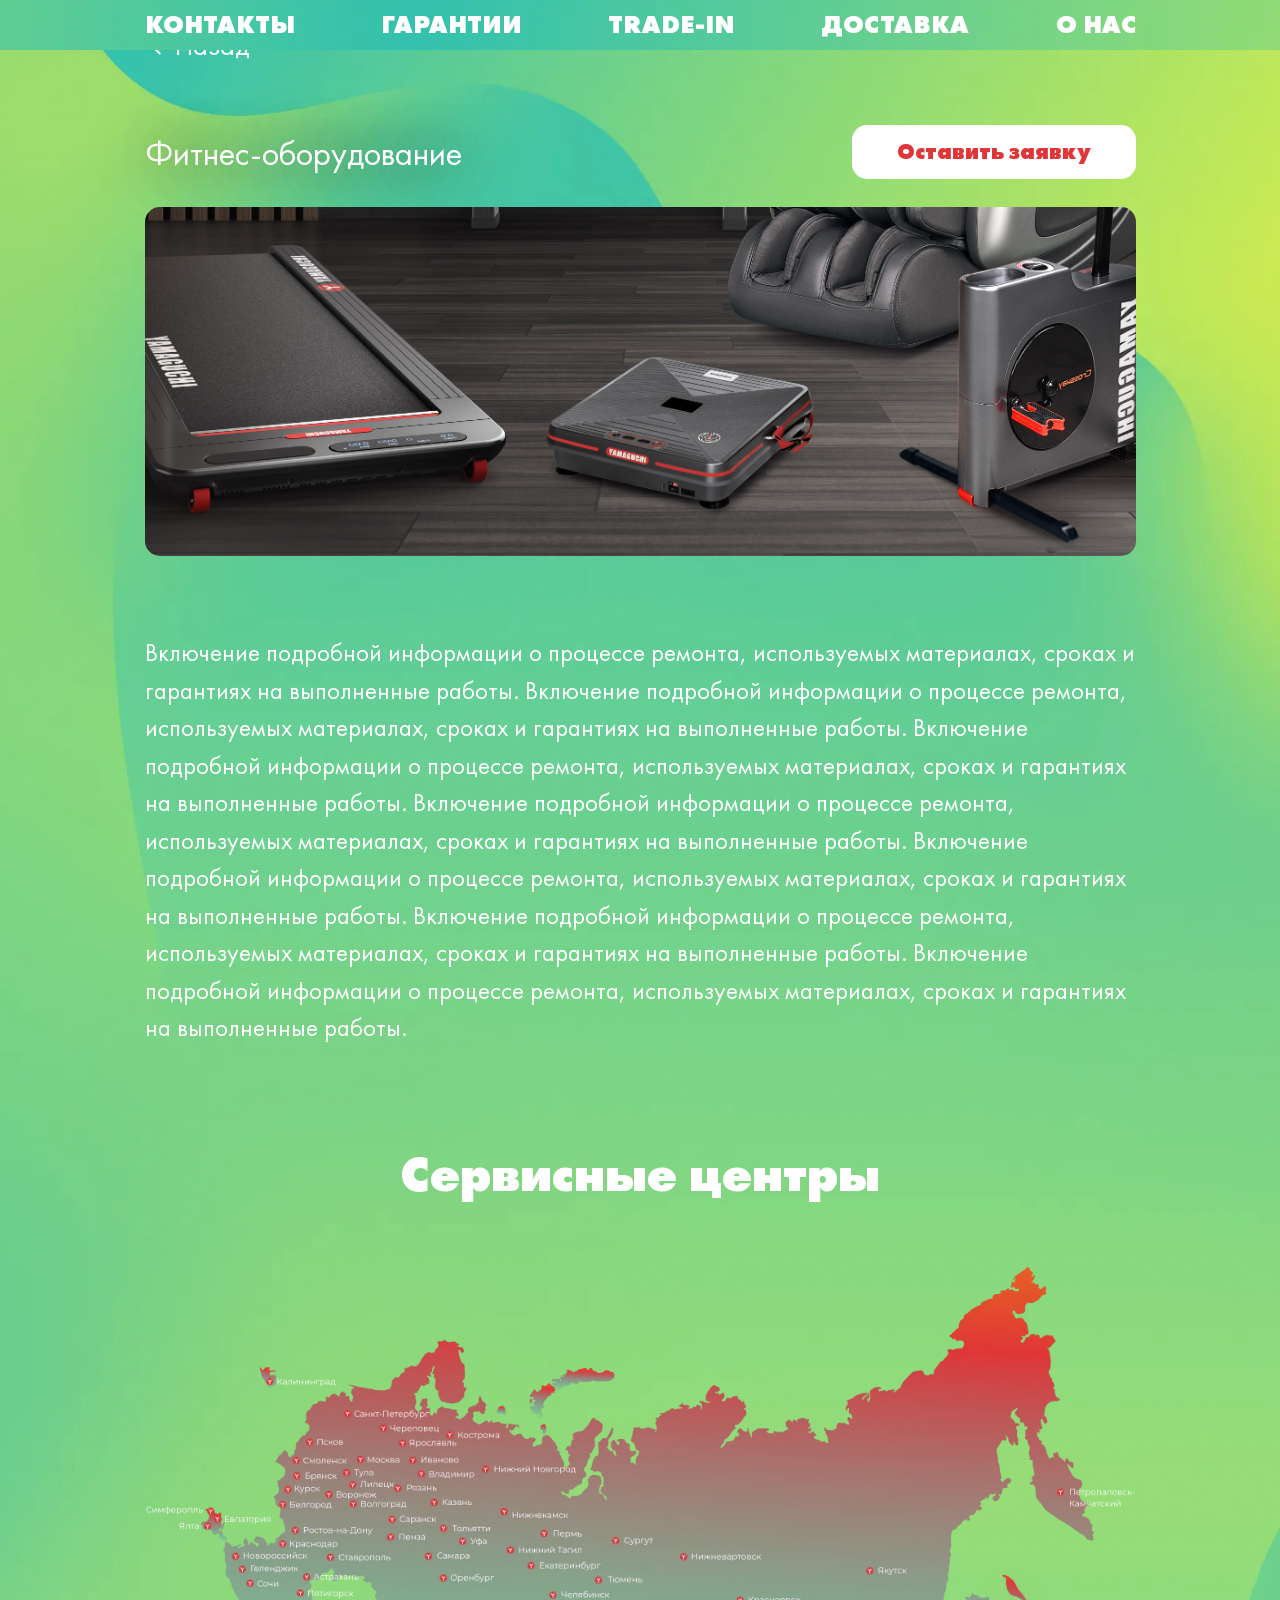
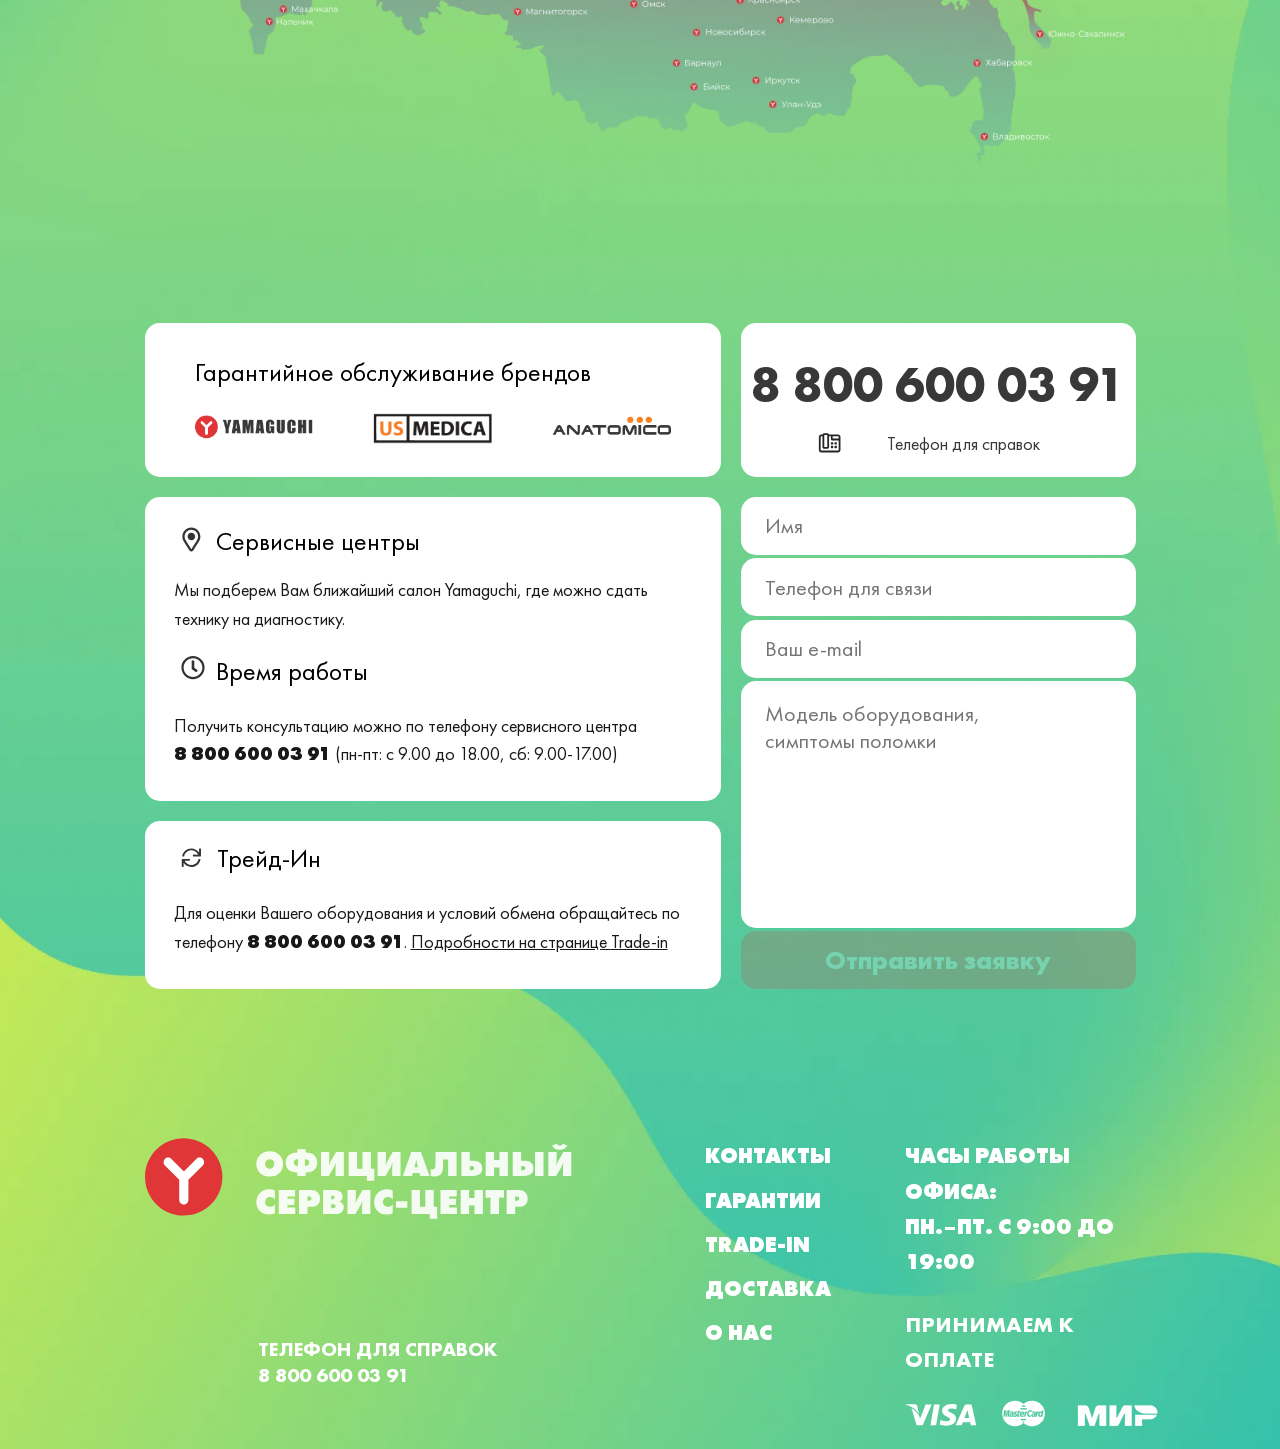
<file: fitness-equipment.html>
<!DOCTYPE html>
<html lang="ru">
<head>
    <meta charset="UTF-8">
    <meta http-equiv="X-UA-Compatible" content="IE=edge">
    <meta name="viewport" content="width=device-width, initial-scale=1.0">
    <meta name="description" content="Yamaguchi предлагает ремонт массажных кресел в Москве: выезд, диагностика, мелкий и сложный ремонт, замена деталей и многое другое. Подробные цены на сайте.">
	<meta name="keywords" content="ремонт массажных кресел, цены, Москва, сервисный центр, Yamaguchi">
	<meta name="robots" content="index, follow"> 
	<meta property="og:title" content=" Ремонт массажных кресел Yamaguchi в Москве: гарантийный ремонт">
	<meta property="og:description" content=" Yamaguchi предлагает ремонт массажных кресел в Москве: выезд, диагностика, мелкий и сложный ремонт, замена деталей и многое другое. Подробные цены на сайте.">
	<meta property="og:image" content="[URL ссылки на изображение логотипа сайта]">
	<meta property="og:url" content=" https://yamaguchi-service.ru/remont-massazhnye-kresla">
	<meta property="og:type" content="website">
	<meta property="og:site_name" content="Yamaguchi">
	<link rel="canonical" href="https://yamaguchi-service.ru/remont-massazhnye-kresla">
    <link rel="stylesheet"  href="/styles/categories.min.css">
	<title>Ремонт массажных кресел Yamaguchi в Москве</title> 
</head>
<body>
    <header class="header">
        <nav class="header__menu container-box">
            <ul class="header__menu-list">
                <li class="header__menu-item">
                   <a href="contacts.html">Контакты</a>
                </li>
                <li class="header__menu-item">
                    <a href="guarantees.html">Гарантии</a>
                </li>
                <li class="header__menu-item">
                    <a href="traid-in.html">Trade-in</a>
                </li>
                <li class="header__menu-item">
                    <a href="delivery.html">Доставка</a>
                </li>
                <li class="header__menu-item">
                    <a href="about.html">О нас</a>
                </li>
            </ul>
        </nav>
    </header>
    <main class="main-wrapper categories">
        <section class="section-info-pages">
            <section class="category-info">
                <picture class="category-info__bg">
                    <!-- <img src="/content/first/second_bg.png" alt="ball"> -->
                </picture>
                <div class="container-box category-info__content">
                    <div class="category-info__back">
                        <a class="category-info__back__block" href="../index.html">
                            <svg width="57" height="57" viewBox="0 0 57 57" fill="none" xmlns="http://www.w3.org/2000/svg">
                                <path d="M28.2461 44.4297L29.7305 43.0195C30.1016 42.6484 30.1016 42.0547 29.7305 41.7578L18.2266 30.1797H43.6094C44.0547 30.1797 44.5 29.8086 44.5 29.2891V27.2109C44.5 26.7656 44.0547 26.3203 43.6094 26.3203H18.2266L29.7305 14.8164C30.1016 14.5195 30.1016 13.9258 29.7305 13.5547L28.2461 12.1445C27.9492 11.7734 27.3555 11.7734 26.9844 12.1445L11.4727 27.6562C11.1016 28.0273 11.1016 28.5469 11.4727 28.918L26.9844 44.4297C27.3555 44.8008 27.9492 44.8008 28.2461 44.4297Z" fill="white"/>
                            </svg>
                            <p>Назад</p>
                        </a>
                    </div>
                    <div class="category-info__header-wrapper">
                        <h1 class="category-info__title">Фитнес-оборудование</h1>
                        <a class="category-info__button" href="#request">Оставить заявку</a>
                    </div>
                    <picture class="category-info__category-image">
                        <!-- <source srcset="/content/first/categories_equipment_mob.png" media="(max-width: 768px)"> -->
                        <img src="/content/first/simulators__.png" alt="фитнес оборудование Yamaguhi">
                    </picture>
                    <p class="category-info__text">
                        Включение подробной информации о процессе ремонта, 
                        используемых материалах, сроках и гарантиях на выполненные работы. 
                        Включение подробной информации о процессе ремонта, используемых 
                        материалах, сроках и гарантиях на выполненные работы. Включение
                        подробной информации о процессе ремонта, используемых материалах,
                        сроках и гарантиях на выполненные работы. Включение подробной 
                        информации о процессе ремонта, используемых материалах, сроках 
                        и гарантиях на выполненные работы. Включение подробной информации 
                        о процессе ремонта, используемых материалах, сроках и гарантиях 
                        на выполненные работы. Включение подробной информации о процессе 
                        ремонта, используемых материалах, сроках и гарантиях на 
                        выполненные работы. Включение подробной информации о процессе
                        ремонта, используемых материалах, сроках и гарантиях на 
                        выполненные работы.
                    </p>
                </div>
            </section>
            <section class="service-centers">
                <div class="service-centers__content container-box">
                    <h2 class="service-centers__title">Сервисные центры</h2>
                    <picture class="service-centers__map">
                        <source srcset="/content/first/map_mob.svg" media="(max-width: 768px)">
                        <img src="/content/map.webp" alt="карта">
                    </picture>
                </div>
            </section>
            <section class="contacts" id="request">
                <div class="contacts__wrapper container-box">
                    <div class="contacts__brands contacts__white-bgc">
                        <h4 class="contacts__subtitle">Гарантийное обслуживание брендов</h4>
                        <ul class="contacts__brands-list">
                            <li class="contacts__brands-item">
                                <img src="/content/first/yamaguchi-logo.png" alt="логотип Yamaguchi">
                            </li>
                            <li class="contacts__brands-item">
                                <img src="/content/first/us-medica-logo.png" alt="логотип Us Medica">
                            </li>
                            <li class="contacts__brands-item">
                                <img src="/content/first/anatomico-logo.png" alt="логотип Anatomico">
                            </li>
                        </ul>
                    </div>

                    <div class="contacts__hours contacts__white-bgc">
                        <h4 class="contacts__subtitle contacts__subtitle_centers"> Сервисные центры</h4>
                        <p class="contacts__text">
                            Мы&nbsp;подберем Вам ближайший салон Yamaguchi, где можно сдать 
                            технику на&nbsp;диагностику.
                        </p>
                        <h4 class="contacts__subtitle  contacts__subtitle_hours"> Время работы</h4>
                        <p class="contacts__text">Получить консультацию можно по&nbsp;телефону сервисного центра
                            <a class="contacts__phone-ancor" href="tel:8-800-600-03-91">8&nbsp;800&nbsp;600&nbsp;03&nbsp;91</a> <span class="contacts__hours-string"> (пн-пт:&nbsp;с&nbsp;9.00&nbsp;до&nbsp;18.00,&nbsp;сб:&nbsp;9.00-17.00)</span>
                        </p>
                    </div>

                    <div class="contacts__trade-in contacts__white-bgc">
                        <h4 class="contacts__subtitle contacts__subtitle_trade-in">Трейд-Ин</h4>
                        <p class="contacts__text"> Для оценки Вашего оборудования и условий обмена обращайтесь по телефону <a class="contacts__phone-ancor" href="tel:8-800-600-03-91">8&nbsp;800&nbsp;600&nbsp;03&nbsp;91</a>. <a href="traid-in.html" class="contacts__link" target="_blank">Подробности&nbsp;на&nbsp;странице <span class="contacts__word-wrap">Trade-in</span> </a></p>
                    </div>

                    <div class="contacts__phone contacts__gray-bgc">
                        <a class="contacts__phone-ancor-big" href="tel:8-800-600-03-91">8&nbsp;800&nbsp;600&nbsp;03&nbsp;91</a>
                        <div class="contacts__phone__block">
                            <p>Телефон для справок</p>
                        </div>
                    </div>

                    <form class="contacts__form">
                        <div class="__js__input-wrapper contacts__input-wrapper">
                            <input class="contacts__input __js__input " type="text" name="name" placeholder="Имя" pattern="[A-Za-zА-яа-я]{2,}" required>
                            <p class="__js__err contacts__err">Пожалуйста, введите Ваше имя</p>
                        </div>
                        <div class="__js__input-wrapper contacts__input-wrapper">
                            <input class="contacts__input __js__input" type="tel" name="tel" placeholder="Телефон для связи" pattern="\+7\s\([0-9]{3}\)\s[0-9]{3}-[0-9]{2}-[0-9]{2}" required>
                            <p class="__js__err contacts__err">Пожалуйста, введите номер телефона</p>
                        </div>
                        <div class="__js__input-wrapper contacts__input-wrapper">
                            <input class="contacts__input __js__input " type="email" name="email" placeholder="Ваш e-mail" pattern="\S+\.[a-z]{2,4}$" required>
                            <p  class="__js__err contacts__err">Введите корректный адрес электронной почты</p>
                        </div>
                        <textarea class="contacts__input contacts__textarea __js__input contacts__input-wrapper" name="message"
                        placeholder="Модель оборудования, &#10симптомы поломки"></textarea>
                        <button class="contacts__button _disabled " type="submit">Отправить заявку</button>
                    </form>
                </div>
            </section>
        </section>
    </main>
    <footer class="footer">
        <picture class="footer__bg">
            <source srcset="/content/first/footer_bg-mobile.png" media="(max-width: 767px)">
        </picture>
        <div class="footer__content container-box">
            <div class="footer__logo">
                <a href="./index.html">
                    <img src="/content/first/logo-footer.svg" alt="логотип Yamaguchi Sevice">
                </a>
            </div>
            <div class="footer__phone">
                    <p >Телефон для справок</p>
                    <a  href="tel: 8-800-600-03-91"> 8 800 600 03 91</a>
            </div>
            <nav class="footer__menu">
                <ul  class="footer__menu-list">
                    <li><a class="footer__text" href="contacts.html">Контакты</a></li>
                    <li><a class="footer__text" href="guarantees.html">Гарантии</a></li>
                    <li><a class="footer__text" href="traid-in.html"> Trade-in</a></li>
                    <li><a class="footer__text" href="delivery.html">Доставка</a></li>
                    <li><a class="footer__text" href="about.html">О нас</a></li>
                </ul>
            </nav>
            <div class="footer__hours">
                <p class="footer__text"> Часы работы офиса: <br> пн.–пт. с 9:00 до 19:00</p>
            </div>
            <div class="footer__cards">
                <p class="footer__text">Принимаем к оплате</p>
                <ul class="footer__payment-list">
                    <li>
                        <img src="/content/first/icon_visa.svg" alt="логотип платежной системы Visa">
                    </li>
                    <li>
                        <img src="/content/first/master-card.png" alt="логотип платежной системы Master Card">
                    </li>
                    <li>
                        <img src="/content/first/mir-payment.png" alt="логотип платежной системы Мир">
                    </li>
                </ul>
            </div>
        </div>
    </footer>
    <div class="modal-thanks modal-thanks__overlay">
        <div class="modal-thanks__content">
            <div class="modal-thanks__header">
                <h4 class="modal-thanks__title">
                    Спасибо!
                </h4>
                <span class="modal-thanks__close">
                    &#10006;
                </span>
            </div>
            <p class="modal-thanks__subtitle">
                Номер Вашей заявки 
                <span class="__js__order-number">
                    0000000
                </span> 
            </p>
            <p class="modal-thanks__text">
                Наш менеджер свяжется с Вами в течение 30 минут*
            </p>
            <img class="modal-thanks__heart" src="../content/first/img_contacts_thanks.png" alt="сердце">
            <p class="modal-thanks__small-text">
                *Возможны увеличения сроков звонка по вашей заявке, но мы очень спешим ответить вам и сделаем все возможное, чтобы уложиться в указанное время.
            </p>
        </div>
    </div>

    <script src="/js/imask.js"></script>
    <script src="/js/categories.js"></script>
</body>
</html>
</file>
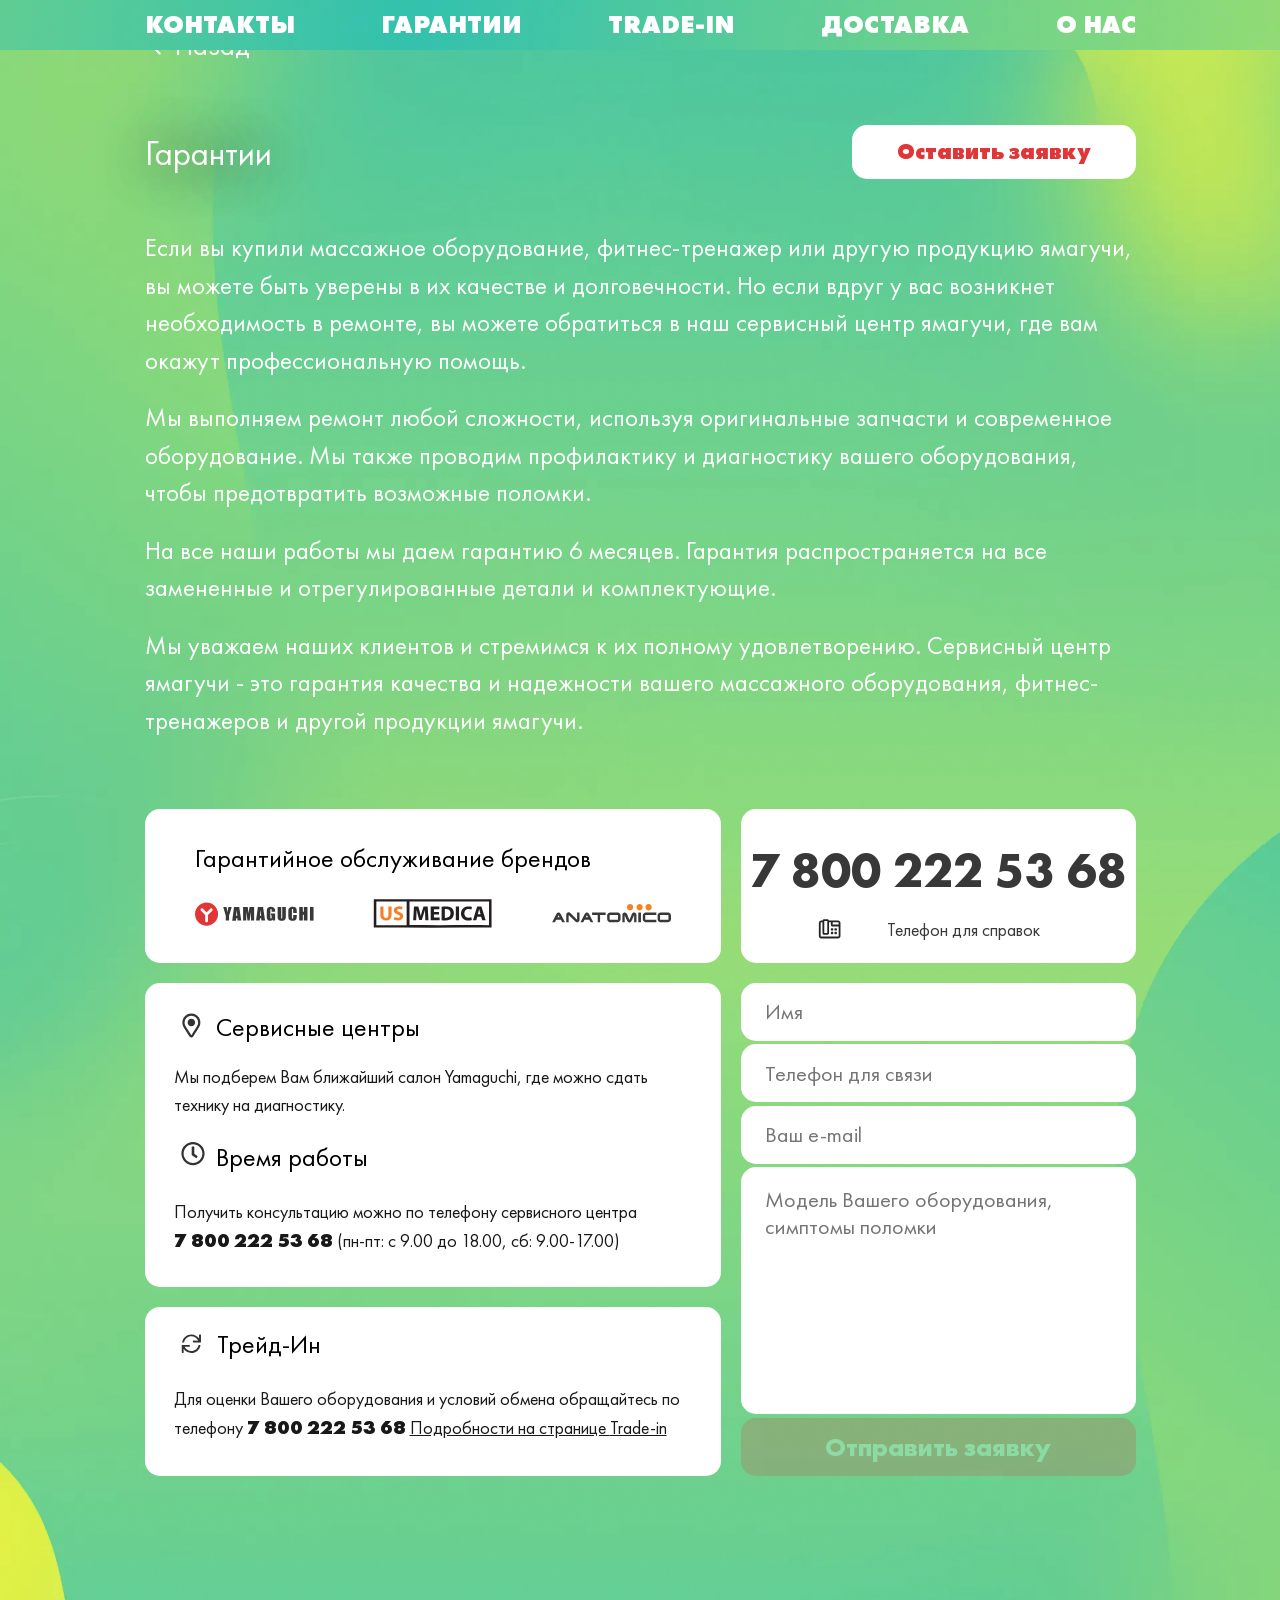
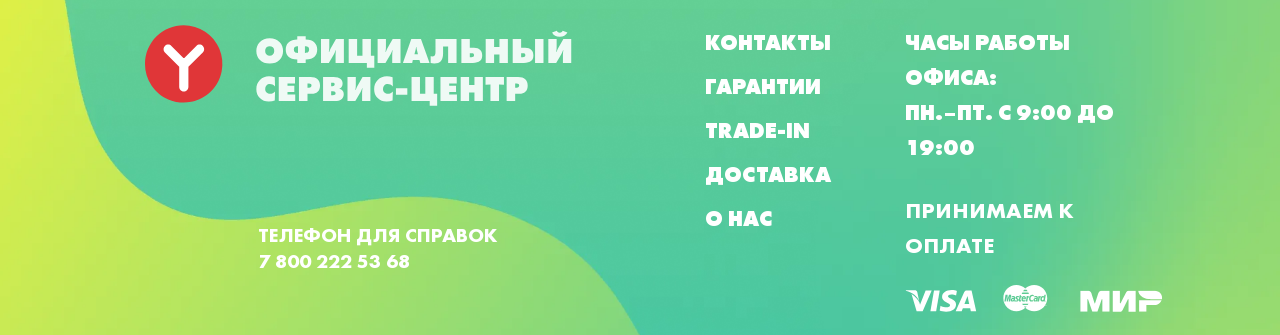
<file: guarantees.html>
<!DOCTYPE html>
<html lang="ru">
<head>
    <meta charset="UTF-8">
    <meta http-equiv="X-UA-Compatible" content="IE=edge">
    <meta name="viewport" content="width=device-width, initial-scale=1.0">
    <meta name="description" content="Yamaguchi предлагает ремонт массажных кресел в Москве: выезд, диагностика, мелкий и сложный ремонт, замена деталей и многое другое. Подробные цены на сайте.">
	<meta name="keywords" content="ремонт массажных кресел, цены, Москва, сервисный центр, Yamaguchi">
	<meta name="robots" content="index, follow"> 
	<meta property="og:title" content=" Ремонт массажных кресел Yamaguchi в Москве: гарантийный ремонт">
	<meta property="og:description" content=" Yamaguchi предлагает ремонт массажных кресел в Москве: выезд, диагностика, мелкий и сложный ремонт, замена деталей и многое другое. Подробные цены на сайте.">
	<meta property="og:image" content="[URL ссылки на изображение логотипа сайта]">
	<meta property="og:url" content=" https://yamaguchi-service.ru/remont-massazhnye-kresla">
	<meta property="og:type" content="website">
	<meta property="og:site_name" content="Yamaguchi">
	<link rel="canonical" href="https://yamaguchi-service.ru/remont-massazhnye-kresla">
    <link rel="stylesheet"  href="/styles/categories.min.css">
    <link type="image/x-icon" href="/favicon.ico" rel="shortcut icon">
	<title>Ремонт массажных кресел Yamaguchi в Москве</title> 
</head>
<body>
    <header class="header">
        <nav class="header__menu container-box">
            <ul class="header__menu-list">
                <li class="header__menu-item">
                   <a href="#contacts">Контакты</a>
                </li>
                <li class="header__menu-item">
                    <a href="guarantees.html
                    ">Гарантии</a>
                </li>
                <li class="header__menu-item">
                    <a href="traid-in.html">Trade-in</a>
                </li>
                <li class="header__menu-item">
                    <a href="delivery.html
                    ">Доставка</a>
                </li>
                <li class="header__menu-item">
                    <a href="about.html">О нас</a>
                </li>
            </ul>
        </nav>
    </header>
    <main class="main-wrapper categories">
        <section class="section-info-pages">
            <section class="category-info">
                <div class="container-box category-info__content">
                    <div class="category-info__back">
                        <a class="category-info__back__block" href="../index.html">
                            <svg width="57" height="57" viewBox="0 0 57 57" fill="none" xmlns="http://www.w3.org/2000/svg">
                                <path d="M28.2461 44.4297L29.7305 43.0195C30.1016 42.6484 30.1016 42.0547 29.7305 41.7578L18.2266 30.1797H43.6094C44.0547 30.1797 44.5 29.8086 44.5 29.2891V27.2109C44.5 26.7656 44.0547 26.3203 43.6094 26.3203H18.2266L29.7305 14.8164C30.1016 14.5195 30.1016 13.9258 29.7305 13.5547L28.2461 12.1445C27.9492 11.7734 27.3555 11.7734 26.9844 12.1445L11.4727 27.6562C11.1016 28.0273 11.1016 28.5469 11.4727 28.918L26.9844 44.4297C27.3555 44.8008 27.9492 44.8008 28.2461 44.4297Z" fill="white"/>
                            </svg>
                            <p>Назад</p>
                        </a>
                    </div>
                    <div class="category-info__header-wrapper info-pages">
                        <h1 class="category-info__title">Гарантии</h1>
                        <a class="category-info__button" href="#contacts">Оставить заявку</a>
                    </div>
                    <p class="category-info__text">
                        Если вы купили массажное оборудование, фитнес-тренажер или другую продукцию ямагучи, 
                        вы можете быть уверены в их качестве и долговечности. Но если вдруг у вас возникнет 
                        необходимость в ремонте, вы можете обратиться в наш сервисный центр ямагучи, где вам 
                        окажут профессиональную помощь.
                    </p>
                    <p class="category-info__text">
                        Мы выполняем ремонт любой сложности, используя оригинальные запчасти и современное 
                        оборудование. Мы также проводим профилактику и диагностику вашего оборудования, чтобы
                        предотвратить возможные поломки.
                    </p>
                    <p class="category-info__text">
                        На все наши работы мы даем гарантию 6 месяцев. Гарантия распространяется на все 
                        замененные и отрегулированные детали и комплектующие.
                    </p>
                    <p class="category-info__text">
                        Мы уважаем наших клиентов и стремимся к их полному удовлетворению. Сервисный центр 
                        ямагучи - это гарантия качества и надежности вашего массажного оборудования, 
                        фитнес-тренажеров и другой продукции ямагучи.
                    </p>
                </div>
            </section>
            <section class="contacts" id="contacts">
                <div class="contacts__wrapper container-box">
                    <div class="contacts__brands contacts__white-bgc">
                        <h4 class="contacts__subtitle">Гарантийное обслуживание брендов</h4>
                        <ul class="contacts__brands-list">
                            <li class="contacts__brands-item">
                                <img src="/content/first/icon_contacts_yamaguchi.svg" alt="логотип Yamaguchi">
                            </li>
                            <li class="contacts__brands-item">
                                <img src="/content/first/icon_contacts_usmedico.svg" alt="логотип Us Medica">
                            </li>
                            <li class="contacts__brands-item">
                                <img src="/content/first/icon_contacts_anatomico.svg" alt="логотип Anatomico">
                            </li>
                        </ul>
                    </div>

                    <div class="contacts__hours contacts__white-bgc">
                        <h4 class="contacts__subtitle contacts__subtitle_centers"> Сервисные центры</h4>
                        <p class="contacts__text">
                            Мы&nbsp;подберем Вам ближайший салон Yamaguchi, где можно сдать 
                            технику на&nbsp;диагностику.
                        </p>
                        <h4 class="contacts__subtitle  contacts__subtitle_hours"> Время работы</h4>
                        <p class="contacts__text">Получить консультацию можно по&nbsp;телефону сервисного центра
                            <a class="contacts__phone-ancor" href="tel: +78002225368">7&nbsp;800&nbsp;222&nbsp;53&nbsp;68</a> <span class="contacts__hours-string"> (пн-пт:&nbsp;с&nbsp;9.00&nbsp;до&nbsp;18.00,&nbsp;сб:&nbsp;9.00-17.00)</span>
                        </p>
                    </div>

                    <div class="contacts__trade-in contacts__white-bgc">
                        <h4 class="contacts__subtitle contacts__subtitle_trade-in">Трейд-Ин</h4>
                        <p class="contacts__text"> Для оценки Вашего оборудования и условий обмена обращайтесь по телефону <a class="contacts__phone-ancor" href="tel: +78002225368">7&nbsp;800&nbsp;222&nbsp;53&nbsp;68</a><span class="contacts__text_bold"></span> <a href="/traid-in.html" class="contacts__link" target="_blank">Подробности&nbsp;на&nbsp;странице <span class="contacts__word-wrap">Trade-in</span> </a></p>
                    </div>

                    <div class="contacts__phone contacts__gray-bgc">
                        <a class="contacts__phone-ancor-big" href="tel: +78002225368">7&nbsp;800&nbsp;222&nbsp;53&nbsp;68</a>
                        <div class="contacts__phone__block">
                            <p>Телефон для справок</p>
                        </div>
                    </div>

                    <form class="contacts__form">
                        <div class="__js__input-wrapper contacts__input-wrapper">
                            <input class="contacts__input __js__input " type="text" name="name" placeholder="Имя" pattern="[A-Za-zА-яа-я]{2,}" required>
                            <p class="__js__err contacts__err">Пожалуйста, введите Ваше имя</p>
                        </div>
                        <div class="__js__input-wrapper contacts__input-wrapper">
                            <input class="contacts__input __js__input" type="tel" name="tel" placeholder="Телефон для связи" pattern="\+7\s\([0-9]{3}\)\s[0-9]{3}-[0-9]{2}-[0-9]{2}" required>
                            <p class="__js__err contacts__err">Пожалуйста, введите номер телефона</p>
                        </div>
                        <div class="__js__input-wrapper contacts__input-wrapper">
                            <input class="contacts__input __js__input " type="email" name="email" placeholder="Ваш e-mail" pattern="\S+\.[a-z]{2,4}$" required>
                            <p  class="__js__err contacts__err">Введите корректный адрес электронной почты</p>
                        </div>
                        <textarea class="contacts__input contacts__textarea __js__input contacts__input-wrapper" name="message"
                        placeholder="Модель Вашего оборудования, &#10симптомы поломки"></textarea>
                        <button class="contacts__button _disabled " type="submit">Отправить заявку</button>
                    </form>
                </div>
            </section>
        </section>

    </main>
    <footer class="footer">
        <picture class="footer__bg">
            <source srcset="/content/first/footer_bg-mobile.webp" media="(max-width: 767px)">
        </picture>
        <div class="footer__content container-box">
            <div class="footer__logo">
                <a href="../index.html">
                    <img src="/content/first/logo-footer.svg" alt="логотип Yamaguchi Sevice">
                </a>
            </div>
            <div class="footer__phone">
                    <p >Телефон для справок</p>
                    <a  href="tel: +78002225368"> 7 800 222 53 68</a>
            </div>
            <nav class="footer__menu">
                <ul  class="footer__menu-list">
                    <li><a class="footer__text" href="#contacts">Контакты</a></li>
                    <li><a class="footer__text" href="guarantees.html
                        ">Гарантии</a></li>
                    <li><a class="footer__text" href="traid-in.html"> Trade-in</a></li>
                    <li><a class="footer__text" href="delivery.html
                        ">Доставка</a></li>
                    <li><a class="footer__text" href="about.html">О нас</a></li>
                </ul>
            </nav>
            <div class="footer__hours">
                <p class="footer__text"> Часы работы офиса: <br> пн.–пт. с 9:00 до 19:00</p>
            </div>
            <div class="footer__cards">
                <p class="footer__text">Принимаем к оплате</p>
                <ul class="footer__payment-list">
                    <li>
                        <img src="/content/first/icon_visa.svg" alt="логотип платежной системы Visa">
                    </li>
                    <li>
                        <img src="/content/first/master-card.svg" alt="логотип платежной системы Master Card">
                    </li>
                    <li>
                        <img src="/content/first/mir-payment.svg" alt="логотип платежной системы Мир">
                    </li>
                </ul>
            </div>
        </div>
    </footer>
    <div class="modal-thanks modal-thanks__overlay">
        <div class="modal-thanks__content">
            <div class="modal-thanks__header">
                <h4 class="modal-thanks__title">
                    Спасибо!
                </h4>
                <span class="modal-thanks__close">
                    &#10006;
                </span>
            </div>
            <p class="modal-thanks__subtitle">
                Номер Вашей заявки 
                <span class="__js__order-number">
                    0000000
                </span> 
            </p>
            <p class="modal-thanks__text">
                Наш менеджер свяжется с Вами в течение 30 минут*
            </p>
            <img class="modal-thanks__heart" src="../content/first/img_contacts_thanks.webp" alt="сердце">
            <p class="modal-thanks__small-text">
                *Возможны увеличения сроков звонка по вашей заявке, но мы очень спешим ответить вам и сделаем все возможное, чтобы уложиться в указанное время.
            </p>
        </div>
    </div>

    <script src="/js/imask.js"></script>
    <script src="/js/categories.js"></script>
</body>
</html>
</file>
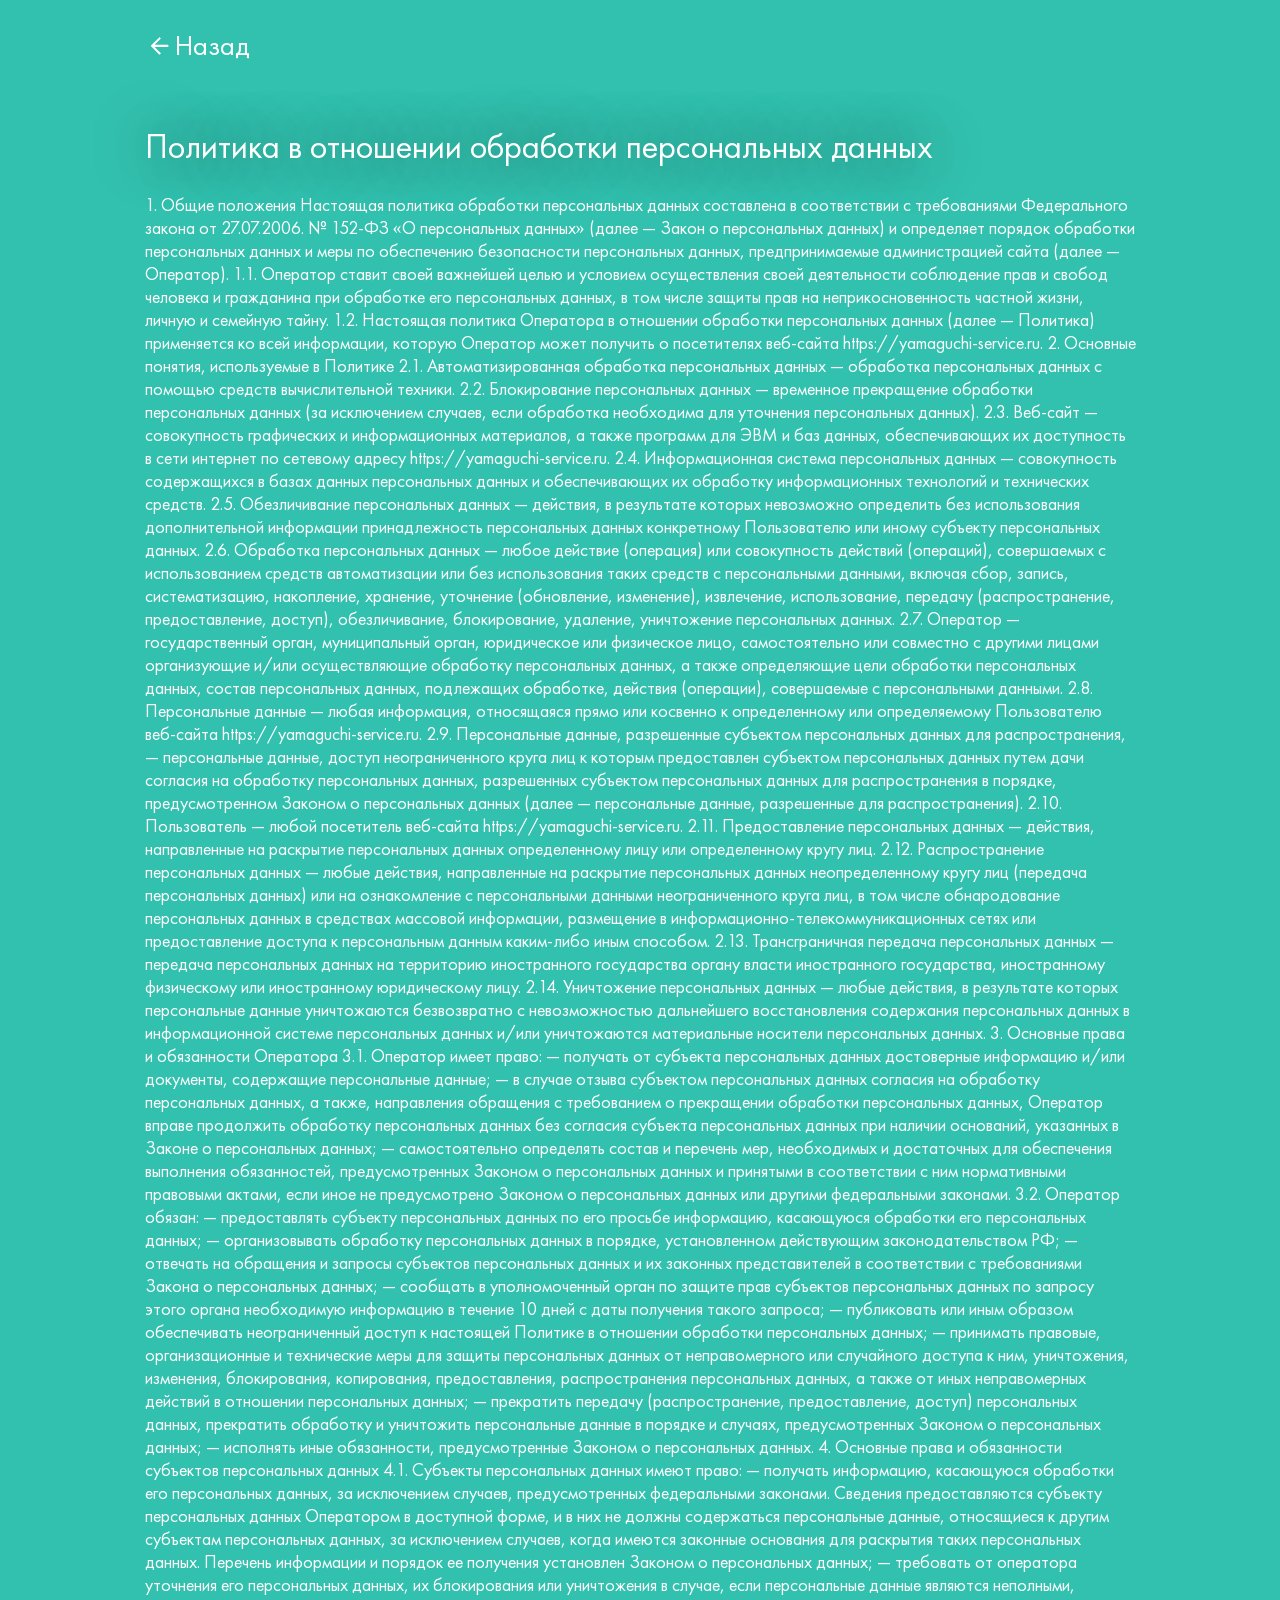
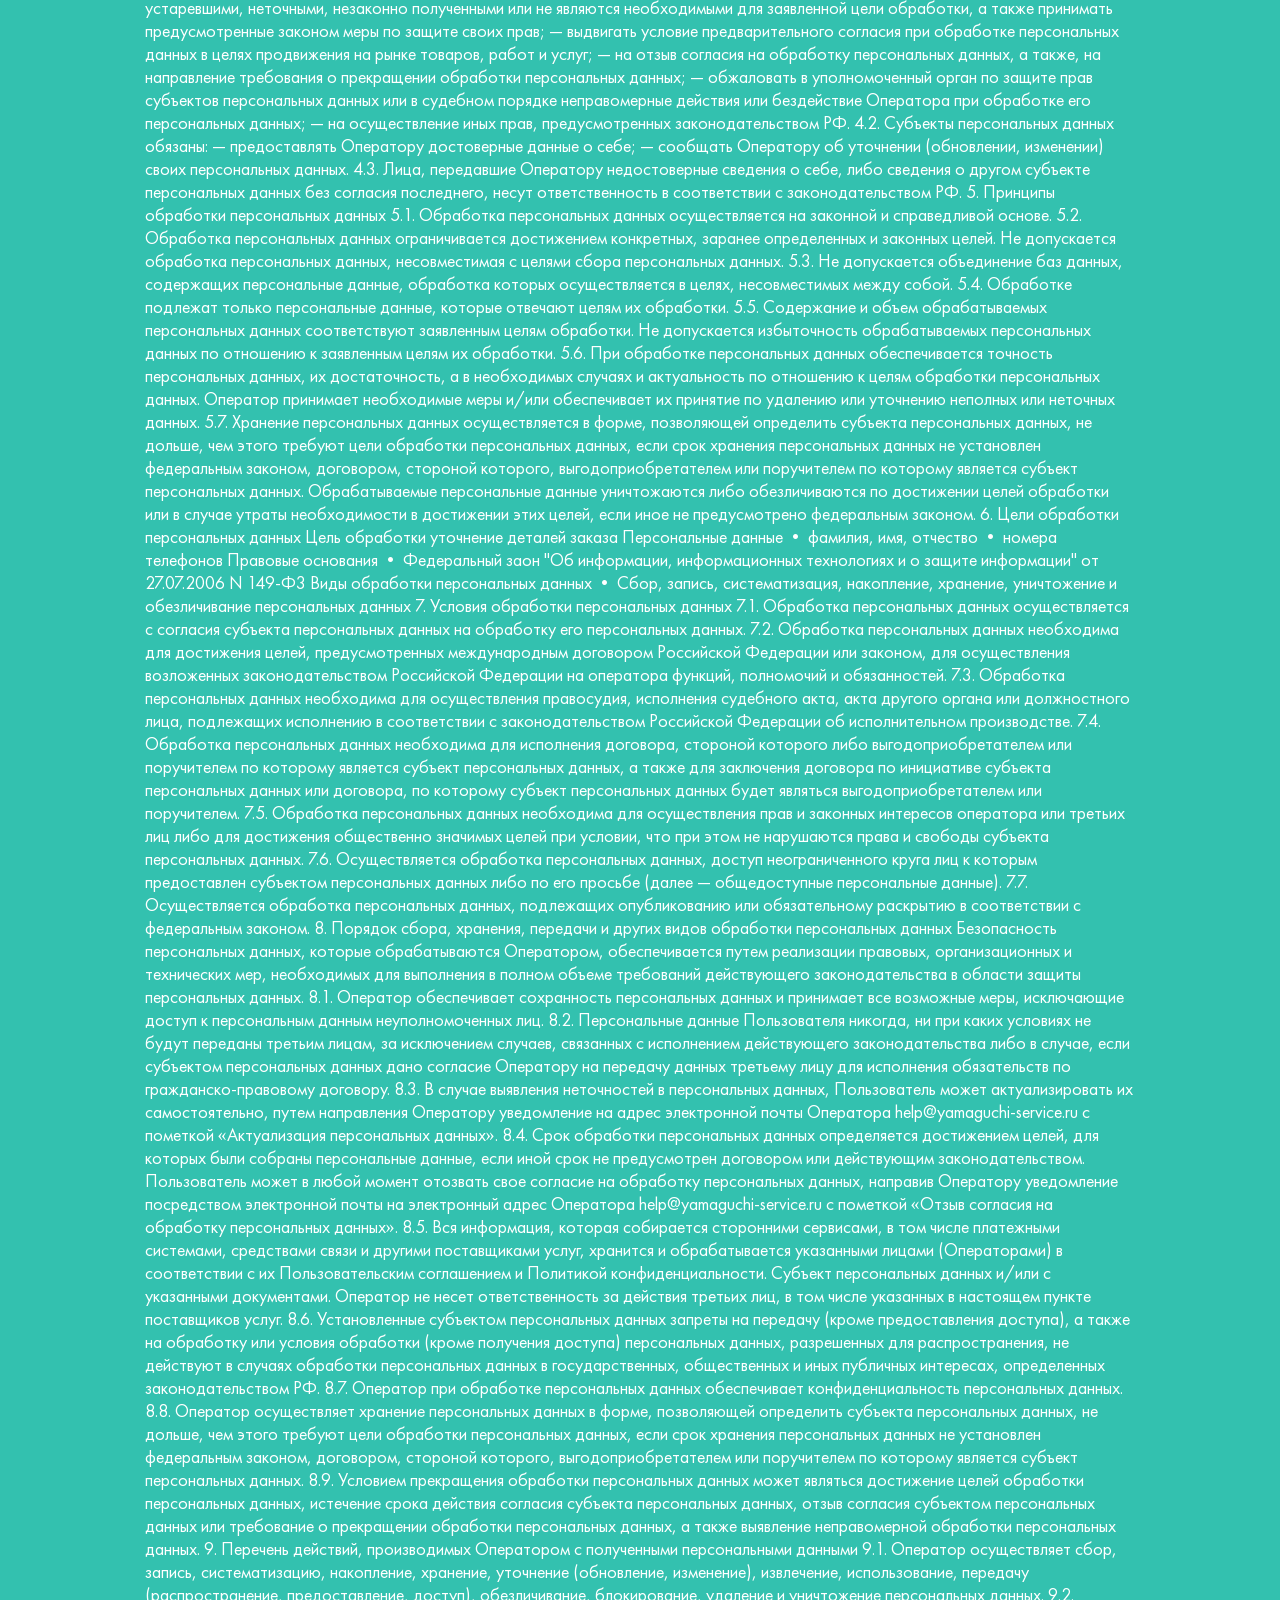
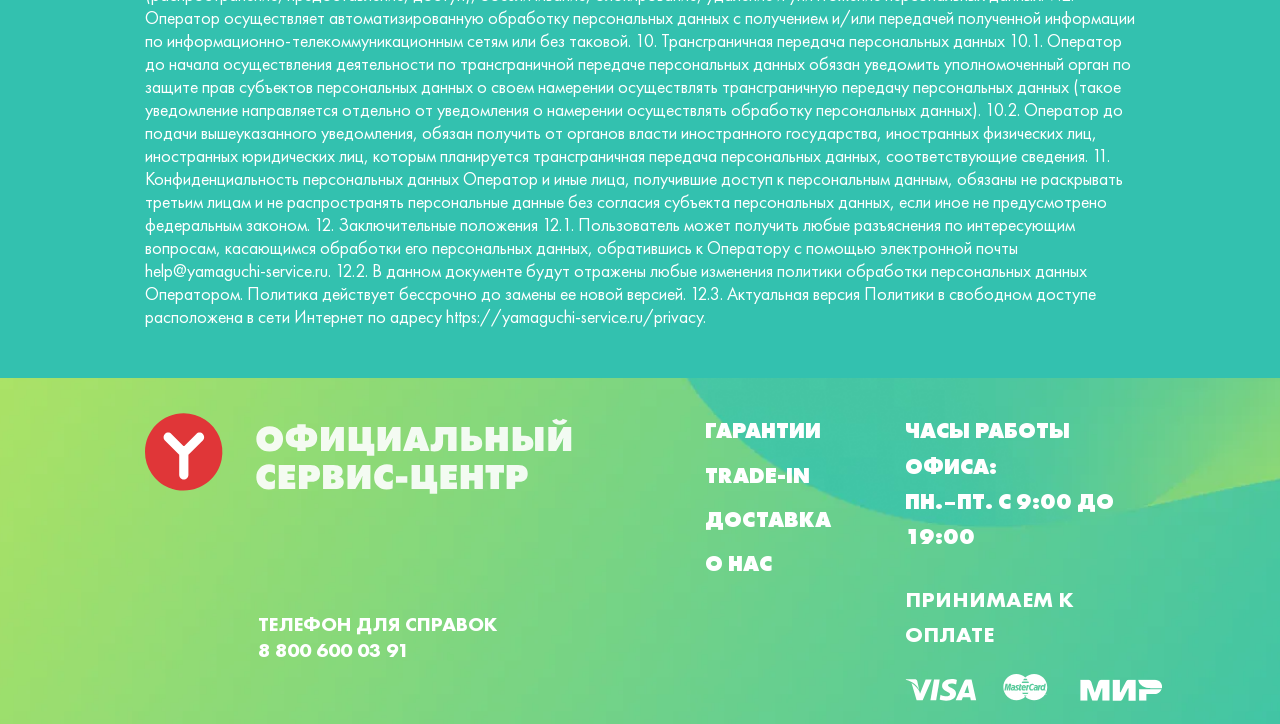
<file: privacy.html>
<!DOCTYPE html>
<html lang="ru">
  <head>
    <meta charset="UTF-8" />
    <meta http-equiv="X-UA-Compatible" content="IE=edge" />
    <meta name="robots" content="index, follow" />
    <meta
      name="description"
      content="Сервисный центр по ремонту и обслуживанию массажного оборудования YAMAGUCHI, массажных кресел, массажеров, беговых дорожек и фитнес тренажеров. Качественные услуги, опытные мастера, оригинальные запчасти. Звоните сейчас!"
    />
    <meta
      name="keywords"
      content="сервисный центр, массажное оборудование, массажные кресла, массажеры, беговые дорожки, фитнес тренажеры, ремонт массажного оборудования, обслуживание массажных кресел, запчасти для массажного оборудования, опытные мастера, качественные услуги"
    />
    <meta name="viewport" content="width=device-width, initial-scale=1.0" />
    <meta
      property="og:title"
      content="Сервисный центр массажного оборудования, массажных кресел, массажеров и фитнес тренажеров | Yamaguchi"
    />
    <meta property="og:type" content="website" />
    <meta
      property="og:image"
      content="[URL ссылки на изображение логотипа сайта]"
    />
    <meta property="og:site_name" content="Yamaguchi" />
    <meta
      property="og:description"
      content="Сервисный центр по ремонту и обслуживанию массажного оборудования YAMAGUCHI: массажных кресел, массажеров, беговых дорожек и фитнес тренажеров. Качественные услуги, опытные мастера, оригинальные запчасти. Звоните сейчас!"
    />
    <meta property="og:url" content=" https://yamaguchi-service.ru" />
    <link rel="canonical" href="https://yamaguchi-service.ru" />
    <link rel="stylesheet" href="/styles/categories.min.css" />
    <link type="image/x-icon" href="/favicon.ico" rel="shortcut icon" />
    <title>
      Сервисный центр массажного оборудования, массажных кресел, массажеров и
      фитнес тренажеров | Yamaguchi
    </title>
  </head>
  <body>
    <header class="header">
      <nav class="header__menu container-box">
        <ul class="header__menu-list">
          <li class="header__menu-item">
            <a href="#contacts">Контакты</a>
          </li>
          <li class="header__menu-item">
            <a href="/guarantees.html">Гарантии</a>
          </li>
          <li class="header__menu-item">
            <a href="/traid-in.html">Trade-in</a>
          </li>
          <li class="header__menu-item">
            <a href="/delivery.html">Доставка</a>
          </li>
          <li class="header__menu-item">
            <a href="/about.html">О нас</a>
          </li>
        </ul>
      </nav>
    </header>
    <main class="main-wrapper categories">
      <section class="category-info privacy-bg">
        <div class="container-box category-info__content">
          <div class="category-info__back">
            <a class="category-info__back__block" href="../index.html">
              <svg
                width="57"
                height="57"
                viewBox="0 0 57 57"
                fill="none"
                xmlns="http://www.w3.org/2000/svg"
              >
                <path
                  d="M28.2461 44.4297L29.7305 43.0195C30.1016 42.6484 30.1016 42.0547 29.7305 41.7578L18.2266 30.1797H43.6094C44.0547 30.1797 44.5 29.8086 44.5 29.2891V27.2109C44.5 26.7656 44.0547 26.3203 43.6094 26.3203H18.2266L29.7305 14.8164C30.1016 14.5195 30.1016 13.9258 29.7305 13.5547L28.2461 12.1445C27.9492 11.7734 27.3555 11.7734 26.9844 12.1445L11.4727 27.6562C11.1016 28.0273 11.1016 28.5469 11.4727 28.918L26.9844 44.4297C27.3555 44.8008 27.9492 44.8008 28.2461 44.4297Z"
                  fill="white"
                />
              </svg>
              <p>Назад</p>
            </a>
          </div>
          <div class="category-info__header-wrapper">
            <h1 class="category-info__title">
              Политика в отношении обработки персональных данных
            </h1>
          </div>
        </div>
        <p class="policy__text container-box">
          1. Общие положения Настоящая политика обработки персональных данных
          составлена в соответствии с требованиями Федерального закона от
          27.07.2006. № 152-ФЗ «О персональных данных» (далее — Закон о
          персональных данных) и определяет порядок обработки персональных
          данных и меры по обеспечению безопасности персональных данных,
          предпринимаемые администрацией сайта (далее — Оператор). 1.1. Оператор
          ставит своей важнейшей целью и условием осуществления своей
          деятельности соблюдение прав и свобод человека и гражданина при
          обработке его персональных данных, в том числе защиты прав на
          неприкосновенность частной жизни, личную и семейную тайну. 1.2.
          Настоящая политика Оператора в отношении обработки персональных данных
          (далее — Политика) применяется ко всей информации, которую Оператор
          может получить о посетителях веб-сайта https://yamaguchi-serviсe.ru.
          2. Основные понятия, используемые в Политике 2.1. Автоматизированная
          обработка персональных данных — обработка персональных данных с
          помощью средств вычислительной техники. 2.2. Блокирование персональных
          данных — временное прекращение обработки персональных данных (за
          исключением случаев, если обработка необходима для уточнения
          персональных данных). 2.3. Веб-сайт — совокупность графических и
          информационных материалов, а также программ для ЭВМ и баз данных,
          обеспечивающих их доступность в сети интернет по сетевому адресу
          https://yamaguchi-serviсe.ru. 2.4. Информационная система персональных
          данных — совокупность содержащихся в базах данных персональных данных
          и обеспечивающих их обработку информационных технологий и технических
          средств. 2.5. Обезличивание персональных данных — действия, в
          результате которых невозможно определить без использования
          дополнительной информации принадлежность персональных данных
          конкретному Пользователю или иному субъекту персональных данных. 2.6.
          Обработка персональных данных — любое действие (операция) или
          совокупность действий (операций), совершаемых с использованием средств
          автоматизации или без использования таких средств с персональными
          данными, включая сбор, запись, систематизацию, накопление, хранение,
          уточнение (обновление, изменение), извлечение, использование, передачу
          (распространение, предоставление, доступ), обезличивание,
          блокирование, удаление, уничтожение персональных данных. 2.7. Оператор
          — государственный орган, муниципальный орган, юридическое или
          физическое лицо, самостоятельно или совместно с другими лицами
          организующие и/или осуществляющие обработку персональных данных, а
          также определяющие цели обработки персональных данных, состав
          персональных данных, подлежащих обработке, действия (операции),
          совершаемые с персональными данными. 2.8. Персональные данные — любая
          информация, относящаяся прямо или косвенно к определенному или
          определяемому Пользователю веб-сайта https://yamaguchi-serviсe.ru.
          2.9. Персональные данные, разрешенные субъектом персональных данных
          для распространения, — персональные данные, доступ неограниченного
          круга лиц к которым предоставлен субъектом персональных данных путем
          дачи согласия на обработку персональных данных, разрешенных субъектом
          персональных данных для распространения в порядке, предусмотренном
          Законом о персональных данных (далее — персональные данные,
          разрешенные для распространения). 2.10. Пользователь — любой
          посетитель веб-сайта https://yamaguchi-serviсe.ru. 2.11.
          Предоставление персональных данных — действия, направленные на
          раскрытие персональных данных определенному лицу или определенному
          кругу лиц. 2.12. Распространение персональных данных — любые действия,
          направленные на раскрытие персональных данных неопределенному кругу
          лиц (передача персональных данных) или на ознакомление с персональными
          данными неограниченного круга лиц, в том числе обнародование
          персональных данных в средствах массовой информации, размещение в
          информационно-телекоммуникационных сетях или предоставление доступа к
          персональным данным каким-либо иным способом. 2.13. Трансграничная
          передача персональных данных — передача персональных данных на
          территорию иностранного государства органу власти иностранного
          государства, иностранному физическому или иностранному юридическому
          лицу. 2.14. Уничтожение персональных данных — любые действия, в
          результате которых персональные данные уничтожаются безвозвратно с
          невозможностью дальнейшего восстановления содержания персональных
          данных в информационной системе персональных данных и/или уничтожаются
          материальные носители персональных данных. 3. Основные права и
          обязанности Оператора 3.1. Оператор имеет право: — получать от
          субъекта персональных данных достоверные информацию и/или документы,
          содержащие персональные данные; — в случае отзыва субъектом
          персональных данных согласия на обработку персональных данных, а
          также, направления обращения с требованием о прекращении обработки
          персональных данных, Оператор вправе продолжить обработку персональных
          данных без согласия субъекта персональных данных при наличии
          оснований, указанных в Законе о персональных данных; — самостоятельно
          определять состав и перечень мер, необходимых и достаточных для
          обеспечения выполнения обязанностей, предусмотренных Законом о
          персональных данных и принятыми в соответствии с ним нормативными
          правовыми актами, если иное не предусмотрено Законом о персональных
          данных или другими федеральными законами. 3.2. Оператор обязан: —
          предоставлять субъекту персональных данных по его просьбе информацию,
          касающуюся обработки его персональных данных; — организовывать
          обработку персональных данных в порядке, установленном действующим
          законодательством РФ; — отвечать на обращения и запросы субъектов
          персональных данных и их законных представителей в соответствии с
          требованиями Закона о персональных данных; — сообщать в уполномоченный
          орган по защите прав субъектов персональных данных по запросу этого
          органа необходимую информацию в течение 10 дней с даты получения
          такого запроса; — публиковать или иным образом обеспечивать
          неограниченный доступ к настоящей Политике в отношении обработки
          персональных данных; — принимать правовые, организационные и
          технические меры для защиты персональных данных от неправомерного или
          случайного доступа к ним, уничтожения, изменения, блокирования,
          копирования, предоставления, распространения персональных данных, а
          также от иных неправомерных действий в отношении персональных данных;
          — прекратить передачу (распространение, предоставление, доступ)
          персональных данных, прекратить обработку и уничтожить персональные
          данные в порядке и случаях, предусмотренных Законом о персональных
          данных; — исполнять иные обязанности, предусмотренные Законом о
          персональных данных. 4. Основные права и обязанности субъектов
          персональных данных 4.1. Субъекты персональных данных имеют право: —
          получать информацию, касающуюся обработки его персональных данных, за
          исключением случаев, предусмотренных федеральными законами. Сведения
          предоставляются субъекту персональных данных Оператором в доступной
          форме, и в них не должны содержаться персональные данные, относящиеся
          к другим субъектам персональных данных, за исключением случаев, когда
          имеются законные основания для раскрытия таких персональных данных.
          Перечень информации и порядок ее получения установлен Законом о
          персональных данных; — требовать от оператора уточнения его
          персональных данных, их блокирования или уничтожения в случае, если
          персональные данные являются неполными, устаревшими, неточными,
          незаконно полученными или не являются необходимыми для заявленной цели
          обработки, а также принимать предусмотренные законом меры по защите
          своих прав; — выдвигать условие предварительного согласия при
          обработке персональных данных в целях продвижения на рынке товаров,
          работ и услуг; — на отзыв согласия на обработку персональных данных, а
          также, на направление требования о прекращении обработки персональных
          данных; — обжаловать в уполномоченный орган по защите прав субъектов
          персональных данных или в судебном порядке неправомерные действия или
          бездействие Оператора при обработке его персональных данных; — на
          осуществление иных прав, предусмотренных законодательством РФ. 4.2.
          Субъекты персональных данных обязаны: — предоставлять Оператору
          достоверные данные о себе; — сообщать Оператору об уточнении
          (обновлении, изменении) своих персональных данных. 4.3. Лица,
          передавшие Оператору недостоверные сведения о себе, либо сведения о
          другом субъекте персональных данных без согласия последнего, несут
          ответственность в соответствии с законодательством РФ. 5. Принципы
          обработки персональных данных 5.1. Обработка персональных данных
          осуществляется на законной и справедливой основе. 5.2. Обработка
          персональных данных ограничивается достижением конкретных, заранее
          определенных и законных целей. Не допускается обработка персональных
          данных, несовместимая с целями сбора персональных данных. 5.3. Не
          допускается объединение баз данных, содержащих персональные данные,
          обработка которых осуществляется в целях, несовместимых между собой.
          5.4. Обработке подлежат только персональные данные, которые отвечают
          целям их обработки. 5.5. Содержание и объем обрабатываемых
          персональных данных соответствуют заявленным целям обработки. Не
          допускается избыточность обрабатываемых персональных данных по
          отношению к заявленным целям их обработки. 5.6. При обработке
          персональных данных обеспечивается точность персональных данных, их
          достаточность, а в необходимых случаях и актуальность по отношению к
          целям обработки персональных данных. Оператор принимает необходимые
          меры и/или обеспечивает их принятие по удалению или уточнению неполных
          или неточных данных. 5.7. Хранение персональных данных осуществляется
          в форме, позволяющей определить субъекта персональных данных, не
          дольше, чем этого требуют цели обработки персональных данных, если
          срок хранения персональных данных не установлен федеральным законом,
          договором, стороной которого, выгодоприобретателем или поручителем по
          которому является субъект персональных данных. Обрабатываемые
          персональные данные уничтожаются либо обезличиваются по достижении
          целей обработки или в случае утраты необходимости в достижении этих
          целей, если иное не предусмотрено федеральным законом. 6. Цели
          обработки персональных данных Цель обработки уточнение деталей заказа
          Персональные данные • фамилия, имя, отчество • номера телефонов
          Правовые основания • Федеральный заон "Об информации, информационных
          технологиях и о защите информации" от 27.07.2006 N 149-Ф3 Виды
          обработки персональных данных • Сбор, запись, систематизация,
          накопление, хранение, уничтожение и обезличивание персональных данных
          7. Условия обработки персональных данных 7.1. Обработка персональных
          данных осуществляется с согласия субъекта персональных данных на
          обработку его персональных данных. 7.2. Обработка персональных данных
          необходима для достижения целей, предусмотренных международным
          договором Российской Федерации или законом, для осуществления
          возложенных законодательством Российской Федерации на оператора
          функций, полномочий и обязанностей. 7.3. Обработка персональных данных
          необходима для осуществления правосудия, исполнения судебного акта,
          акта другого органа или должностного лица, подлежащих исполнению в
          соответствии с законодательством Российской Федерации об
          исполнительном производстве. 7.4. Обработка персональных данных
          необходима для исполнения договора, стороной которого либо
          выгодоприобретателем или поручителем по которому является субъект
          персональных данных, а также для заключения договора по инициативе
          субъекта персональных данных или договора, по которому субъект
          персональных данных будет являться выгодоприобретателем или
          поручителем. 7.5. Обработка персональных данных необходима для
          осуществления прав и законных интересов оператора или третьих лиц либо
          для достижения общественно значимых целей при условии, что при этом не
          нарушаются права и свободы субъекта персональных данных. 7.6.
          Осуществляется обработка персональных данных, доступ неограниченного
          круга лиц к которым предоставлен субъектом персональных данных либо по
          его просьбе (далее — общедоступные персональные данные). 7.7.
          Осуществляется обработка персональных данных, подлежащих опубликованию
          или обязательному раскрытию в соответствии с федеральным законом. 8.
          Порядок сбора, хранения, передачи и других видов обработки
          персональных данных Безопасность персональных данных, которые
          обрабатываются Оператором, обеспечивается путем реализации правовых,
          организационных и технических мер, необходимых для выполнения в полном
          объеме требований действующего законодательства в области защиты
          персональных данных. 8.1. Оператор обеспечивает сохранность
          персональных данных и принимает все возможные меры, исключающие доступ
          к персональным данным неуполномоченных лиц. 8.2. Персональные данные
          Пользователя никогда, ни при каких условиях не будут переданы третьим
          лицам, за исключением случаев, связанных с исполнением действующего
          законодательства либо в случае, если субъектом персональных данных
          дано согласие Оператору на передачу данных третьему лицу для
          исполнения обязательств по гражданско-правовому договору. 8.3. В
          случае выявления неточностей в персональных данных, Пользователь может
          актуализировать их самостоятельно, путем направления Оператору
          уведомление на адрес электронной почты Оператора
          help@yamaguchi-service.ru с пометкой «Актуализация персональных
          данных». 8.4. Срок обработки персональных данных определяется
          достижением целей, для которых были собраны персональные данные, если
          иной срок не предусмотрен договором или действующим законодательством.
          Пользователь может в любой момент отозвать свое согласие на обработку
          персональных данных, направив Оператору уведомление посредством
          электронной почты на электронный адрес Оператора
          help@yamaguchi-service.ru с пометкой «Отзыв согласия на обработку
          персональных данных». 8.5. Вся информация, которая собирается
          сторонними сервисами, в том числе платежными системами, средствами
          связи и другими поставщиками услуг, хранится и обрабатывается
          указанными лицами (Операторами) в соответствии с их Пользовательским
          соглашением и Политикой конфиденциальности. Субъект персональных
          данных и/или с указанными документами. Оператор не несет
          ответственность за действия третьих лиц, в том числе указанных в
          настоящем пункте поставщиков услуг. 8.6. Установленные субъектом
          персональных данных запреты на передачу (кроме предоставления
          доступа), а также на обработку или условия обработки (кроме получения
          доступа) персональных данных, разрешенных для распространения, не
          действуют в случаях обработки персональных данных в государственных,
          общественных и иных публичных интересах, определенных
          законодательством РФ. 8.7. Оператор при обработке персональных данных
          обеспечивает конфиденциальность персональных данных. 8.8. Оператор
          осуществляет хранение персональных данных в форме, позволяющей
          определить субъекта персональных данных, не дольше, чем этого требуют
          цели обработки персональных данных, если срок хранения персональных
          данных не установлен федеральным законом, договором, стороной
          которого, выгодоприобретателем или поручителем по которому является
          субъект персональных данных. 8.9. Условием прекращения обработки
          персональных данных может являться достижение целей обработки
          персональных данных, истечение срока действия согласия субъекта
          персональных данных, отзыв согласия субъектом персональных данных или
          требование о прекращении обработки персональных данных, а также
          выявление неправомерной обработки персональных данных. 9. Перечень
          действий, производимых Оператором с полученными персональными данными
          9.1. Оператор осуществляет сбор, запись, систематизацию, накопление,
          хранение, уточнение (обновление, изменение), извлечение,
          использование, передачу (распространение, предоставление, доступ),
          обезличивание, блокирование, удаление и уничтожение персональных
          данных. 9.2. Оператор осуществляет автоматизированную обработку
          персональных данных с получением и/или передачей полученной информации
          по информационно-телекоммуникационным сетям или без таковой. 10.
          Трансграничная передача персональных данных 10.1. Оператор до начала
          осуществления деятельности по трансграничной передаче персональных
          данных обязан уведомить уполномоченный орган по защите прав субъектов
          персональных данных о своем намерении осуществлять трансграничную
          передачу персональных данных (такое уведомление направляется отдельно
          от уведомления о намерении осуществлять обработку персональных
          данных). 10.2. Оператор до подачи вышеуказанного уведомления, обязан
          получить от органов власти иностранного государства, иностранных
          физических лиц, иностранных юридических лиц, которым планируется
          трансграничная передача персональных данных, соответствующие сведения.
          11. Конфиденциальность персональных данных Оператор и иные лица,
          получившие доступ к персональным данным, обязаны не раскрывать третьим
          лицам и не распространять персональные данные без согласия субъекта
          персональных данных, если иное не предусмотрено федеральным законом.
          12. Заключительные положения 12.1. Пользователь может получить любые
          разъяснения по интересующим вопросам, касающимся обработки его
          персональных данных, обратившись к Оператору с помощью электронной
          почты help@yamaguchi-service.ru. 12.2. В данном документе будут
          отражены любые изменения политики обработки персональных данных
          Оператором. Политика действует бессрочно до замены ее новой версией.
          12.3. Актуальная версия Политики в свободном доступе расположена в
          сети Интернет по адресу https://yamaguchi-service.ru/privacy.
        </p>
      </section>
    </main>
    <footer class="footer">
      <picture class="footer__bg">
        <source
          srcset="/content/first/footer_bg-mobile.webp"
          media="(max-width: 767px)"
        />
      </picture>
      <div class="footer__content container-box">
        <div class="footer__logo">
          <a href="../index.html">
            <img
              src="/content/first/logo-footer.svg"
              alt="логотип Yamaguchi Sevice"
            />
          </a>
        </div>
        <div class="footer__phone">
          <p>Телефон для справок</p>
          <a href="tel: 8-800-600-03-91"> 8 800 600 03 91</a>
        </div>
        <nav class="footer__menu">
          <ul class="footer__menu-list">
            <li><a class="footer__text" href="guarantees.html">Гарантии</a></li>
            <li><a class="footer__text" href="traid-in.html"> Trade-in</a></li>
            <li><a class="footer__text" href="delivery.html">Доставка</a></li>
            <li><a class="footer__text" href="about.html">О нас</a></li>
          </ul>
        </nav>
        <div class="footer__hours">
          <p class="footer__text">
            Часы работы офиса: <br />
            пн.–пт. с 9:00 до 19:00
          </p>
        </div>
        <div class="footer__cards">
          <p class="footer__text">Принимаем к оплате</p>
          <ul class="footer__payment-list">
            <li>
              <img
                src="/content/first/icon_visa.svg"
                alt="логотип платежной системы Visa"
              />
            </li>
            <li>
              <img
                src="/content/first/master-card.svg"
                alt="логотип платежной системы Master Card"
              />
            </li>
            <li>
              <img
                src="/content/first/mir-payment.svg"
                alt="логотип платежной системы Мир"
              />
            </li>
          </ul>
        </div>
      </div>
    </footer>
  </body>
</html>
</file>
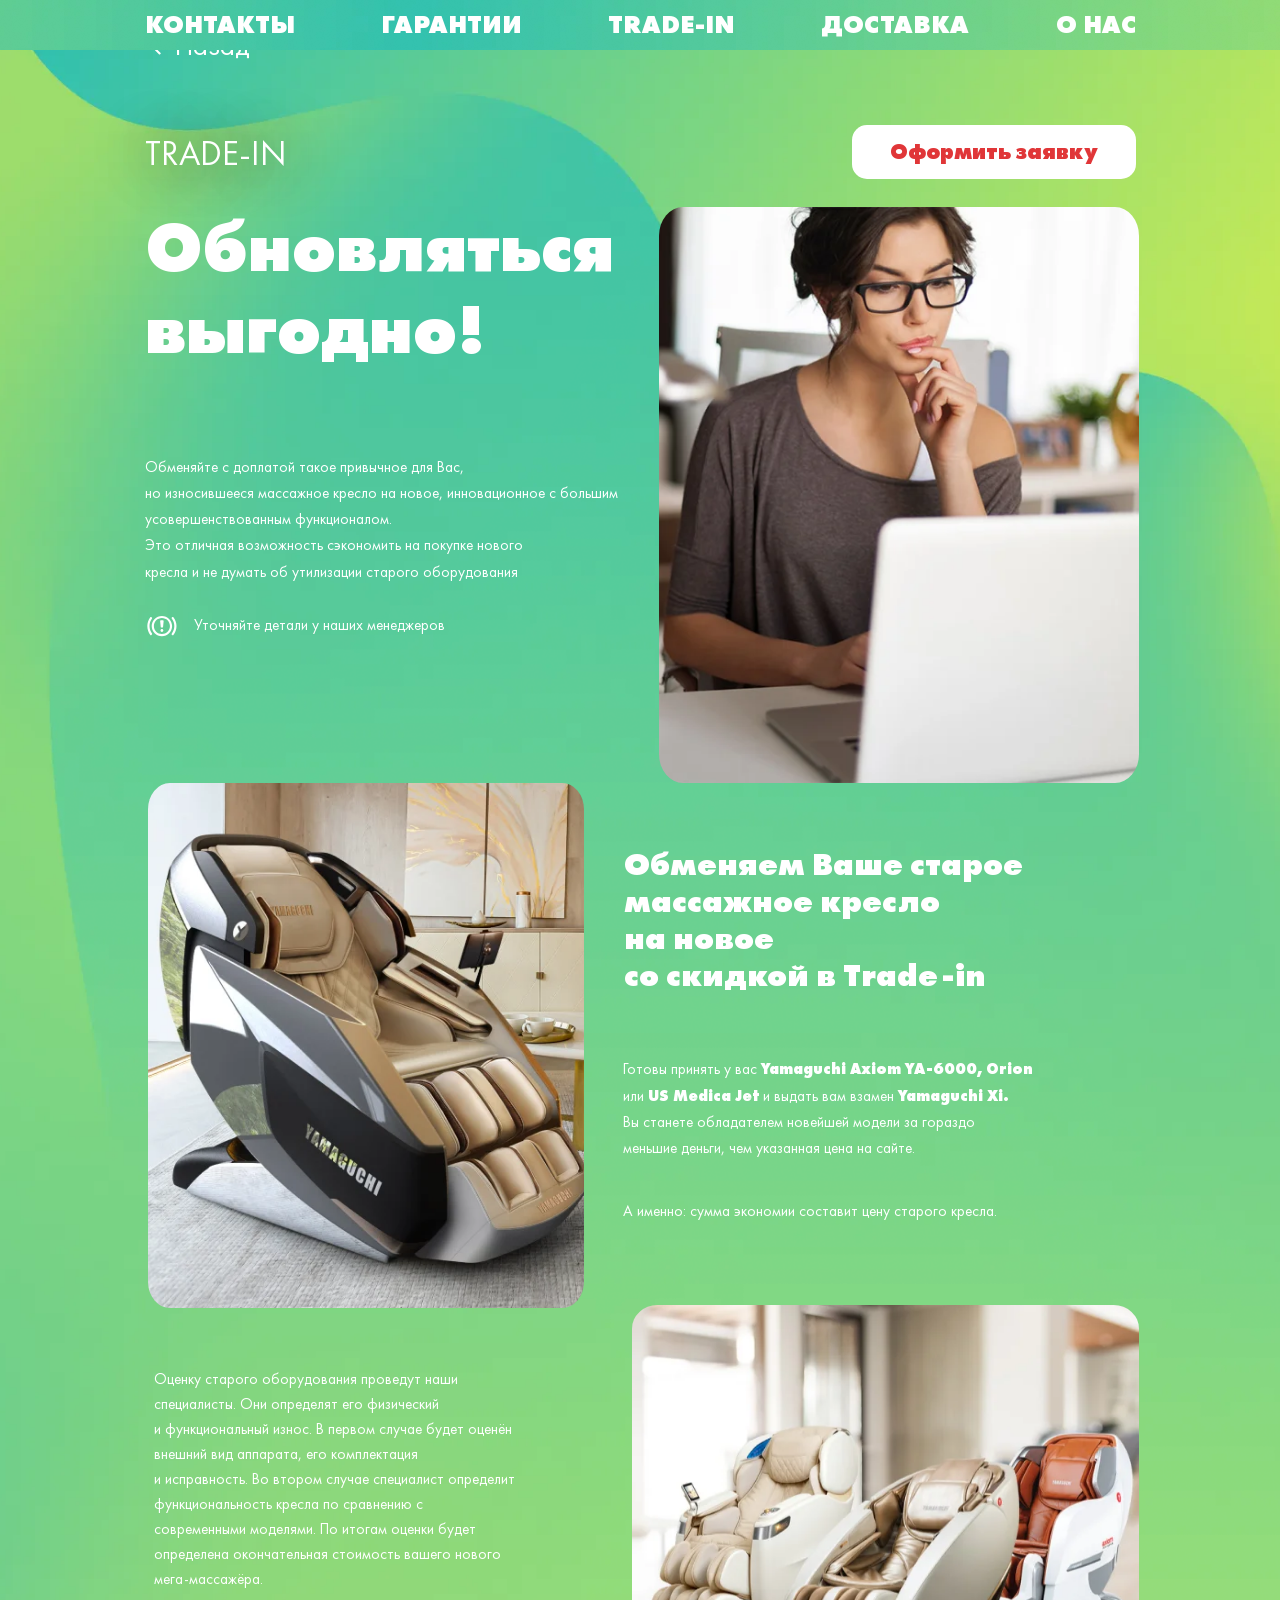
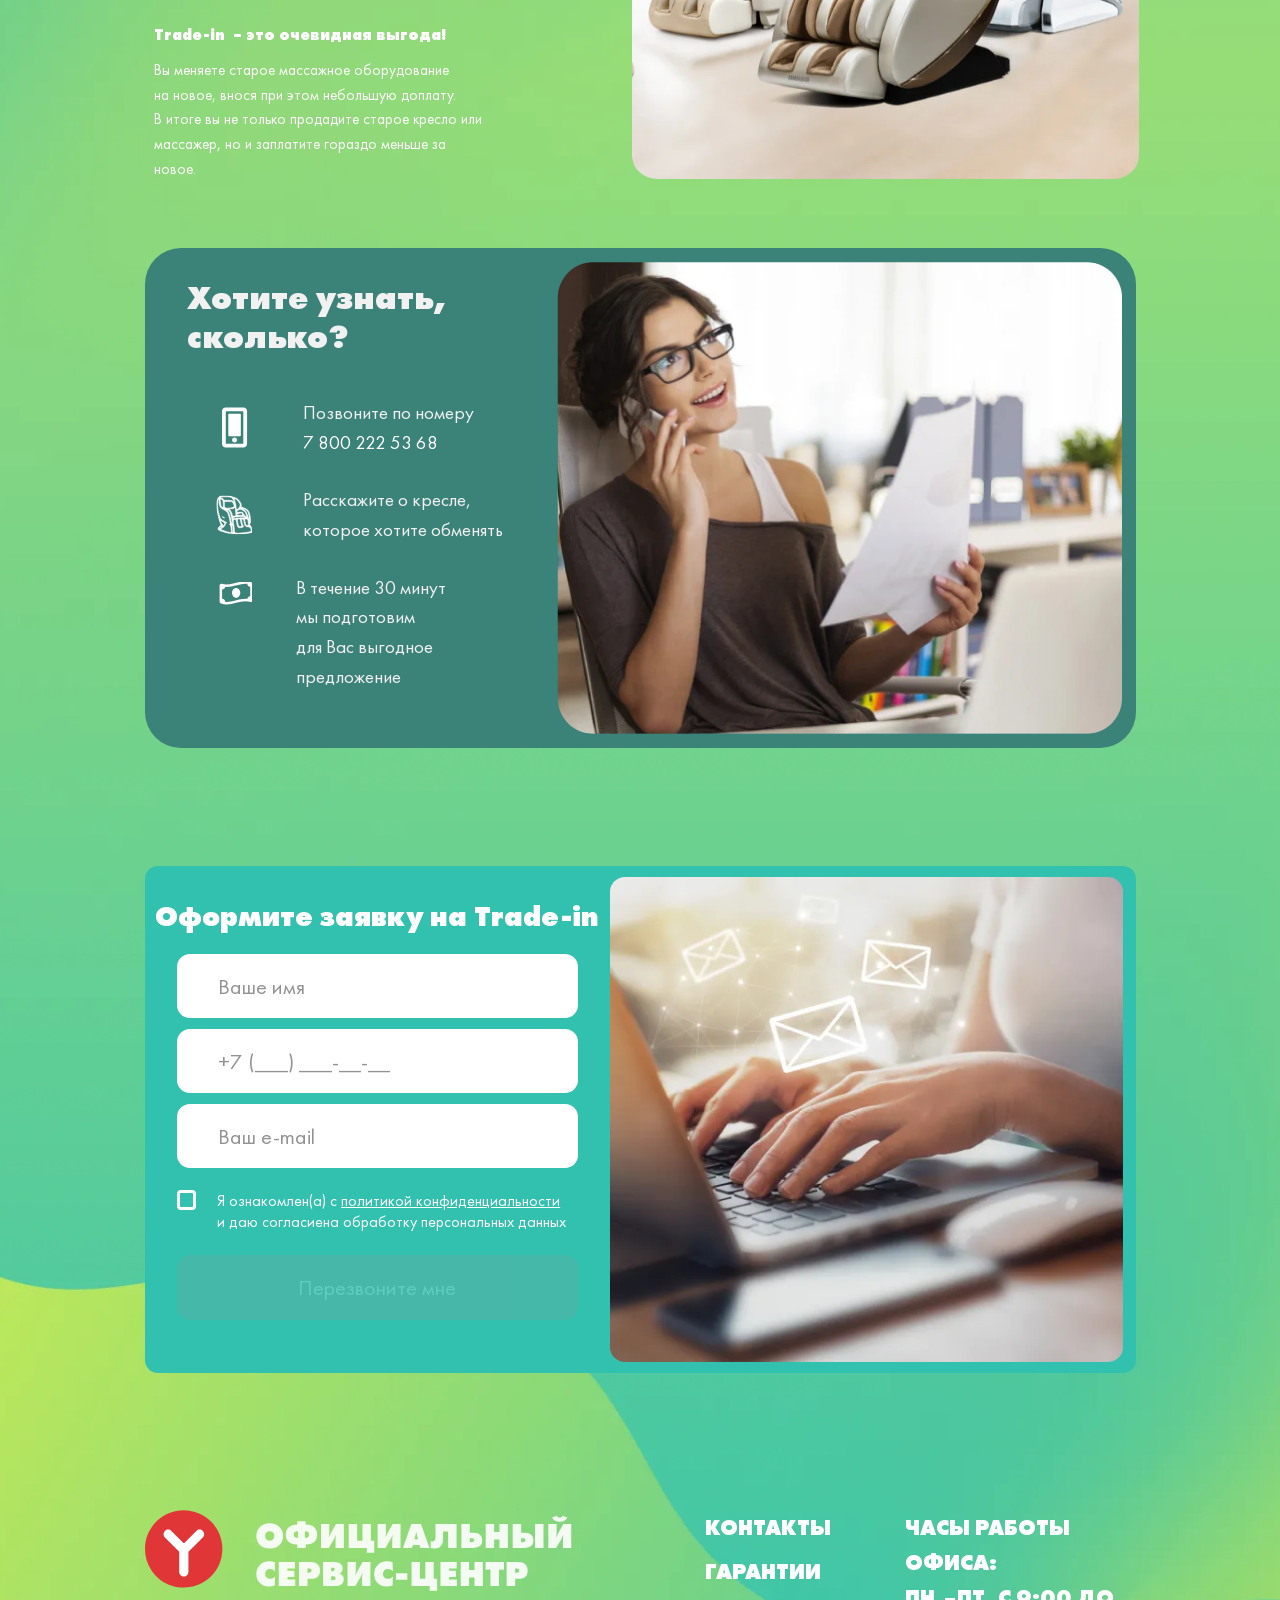
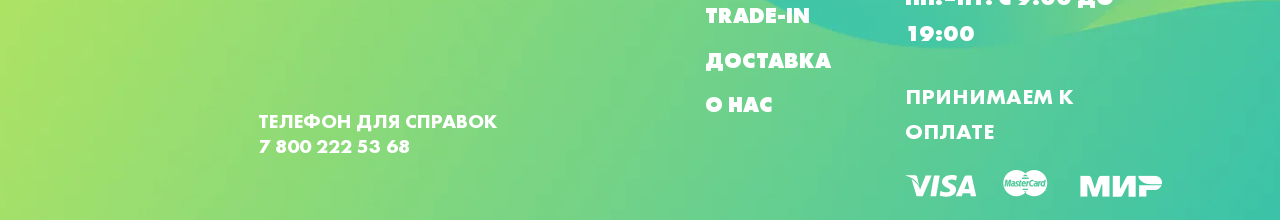
<file: traid-in.html>
<!DOCTYPE html>
<html lang="ru">
  <head>
    <meta charset="UTF-8" />
    <meta http-equiv="X-UA-Compatible" content="IE=edge" />
    <meta name="viewport" content="width=device-width, initial-scale=1.0" />
    <meta
      name="description"
      content="Yamaguchi предлагает ремонт массажных кресел в Москве: выезд, диагностика, мелкий и сложный ремонт, замена деталей и многое другое. Подробные цены на сайте."
    />
    <meta
      name="keywords"
      content="ремонт массажных кресел, цены, Москва, сервисный центр, Yamaguchi"
    />
    <meta name="robots" content="index, follow" />
    <meta
      property="og:title"
      content=" Ремонт массажных кресел Yamaguchi в Москве: гарантийный ремонт"
    />
    <meta
      property="og:description"
      content=" Yamaguchi предлагает ремонт массажных кресел в Москве: выезд, диагностика, мелкий и сложный ремонт, замена деталей и многое другое. Подробные цены на сайте."
    />
    <meta
      property="og:image"
      content="[URL ссылки на изображение логотипа сайта]"
    />
    <meta
      property="og:url"
      content=" https://yamaguchi-service.ru/remont-massazhnye-kresla"
    />
    <meta property="og:type" content="website" />
    <meta property="og:site_name" content="Yamaguchi" />
    <link
      rel="canonical"
      href="https://yamaguchi-service.ru/remont-massazhnye-kresla"
    />
    <link rel="stylesheet" href="/styles/categories.min.css" />
    <link type="image/x-icon" href="/favicon.ico" rel="shortcut icon" />
    <title>Ремонт массажных кресел Yamaguchi в Москве</title>
  </head>
  <body>
    <header class="header">
      <nav class="header__menu container-box">
        <ul class="header__menu-list">
          <li class="header__menu-item">
            <a href="#contacts">Контакты</a>
          </li>
          <li class="header__menu-item">
            <a href="guarantees.html">Гарантии</a>
          </li>
          <li class="header__menu-item">
            <a href="traid-in.html">Trade-in</a>
          </li>
          <li class="header__menu-item">
            <a href="delivery.html">Доставка</a>
          </li>
          <li class="header__menu-item">
            <a href="about.html">О нас</a>
          </li>
        </ul>
      </nav>
    </header>
    <section class="section-page">
      <main class="main-wrapper categories">
        <section class="three-sections">
          <section class="category-info category-info_adaptive">
            <picture class="category-info__bg"> </picture>
            <div class="container-box category-info__content">
              <div class="category-info__back">
                <a class="category-info__back__block" href="../index.html">
                  <svg
                    width="57"
                    height="57"
                    viewBox="0 0 57 57"
                    fill="none"
                    xmlns="http://www.w3.org/2000/svg"
                  >
                    <path
                      d="M28.2461 44.4297L29.7305 43.0195C30.1016 42.6484 30.1016 42.0547 29.7305 41.7578L18.2266 30.1797H43.6094C44.0547 30.1797 44.5 29.8086 44.5 29.2891V27.2109C44.5 26.7656 44.0547 26.3203 43.6094 26.3203H18.2266L29.7305 14.8164C30.1016 14.5195 30.1016 13.9258 29.7305 13.5547L28.2461 12.1445C27.9492 11.7734 27.3555 11.7734 26.9844 12.1445L11.4727 27.6562C11.1016 28.0273 11.1016 28.5469 11.4727 28.918L26.9844 44.4297C27.3555 44.8008 27.9492 44.8008 28.2461 44.4297Z"
                      fill="white"
                    />
                  </svg>
                  <p>Назад</p>
                </a>
              </div>
              <div class="category-info__header-wrapper">
                <h1 class="category-info__title">TRADE-IN</h1>
                <a class="category-info__button" href="#request"
                  >Оформить заявку</a
                >
              </div>
            </div>
            <div class="changes__content container-box">
              <h2 class="changes__title changes__item_animate changes__item_js">
                Обновляться <br />
                выгодно!
              </h2>

              <div
                class="changes__benefit changes__item_animate changes__item_js"
              >
                <p class="changes__text">
                  Обменяйте с&nbsp;доплатой такое привычное для Вас, <br />
                  но износившееся массажное кресло на&nbsp;новое, инновационное
                  с&nbsp;большим усовершенствованным функционалом.<br />
                  Это&nbsp;отличная возможность сэкономить на&nbsp;покупке
                  нового <br />
                  кресла и&nbsp;не&nbsp;думать об&nbsp;утилизации старого
                  оборудования
                </p>
                <p class="changes__text changes__details">
                  Уточняйте детали у наших менеджеров
                </p>
              </div>
              <picture
                class="changes__img-girl changes__item-img changes__item_animate changes__item_js"
              >
                <source
                  srcset="/content/first/traid-in_1_mob.png"
                  media="(max-width: 767px)"
                />
                <img src="/content/another/img_girl.webp" alt="девушка" />
              </picture>

              <picture
                class="changes__img-armchair changes__item-img changes__item_js"
              >
                <source
                  srcset="/content/first/img_changes_armchair_mob.webp"
                  media="(max-width: 767px)"
                />
                <img src="/content/another/img_armchair_1.webp" alt="кресло" />
              </picture>
              <h2 class="changes__second-title">
                Обменяем Ваше старое <br />
                массажное кресло на&nbsp;новое
                <br class="changes__br-desktop" />
                со <br class="changes__br-mobile" />
                скидкой в&nbsp;<span class="changes__wrap-word">Trade-in</span>
              </h2>
              <div class="changes__old changes__item_js">
                <p class="changes__text changes__mb93px">
                  Готовы принять у вас
                  <span class="changes__text_bold">
                    Yamaguchi Axiom YA-6000, Orion</span
                  >
                  <br />
                  или
                  <span class="changes__text_bold">US Medica Jet</span>
                  и&nbsp;выдать вам взамен
                  <span class="changes__text_bold">Yamaguchi Xi.</span> <br />
                  Вы&nbsp;станете обладателем новейшей модели за гораздо <br />
                  меньшие деньги, чем указанная цена на сайте.
                </p>

                <p class="changes__text changes__p">
                  А именно: сумма экономии составит цену старого кресла.
                </p>
              </div>
              <div class="changes__evaluation changes__item_js">
                <p class="changes__text changes__mt39px">
                  Оценку старого оборудования проведут наши <br />
                  специалисты. Они определят его физический <br />
                  и функциональный износ. В&nbsp;первом случае будет оценён
                  <br />
                  внешний вид аппарата, его комплектация <br />
                  и исправность. Во втором случае специалист определит <br />
                  функциональность кресла по сравнению с
                  <br class="changes__br-desktop" />
                  современными моделями. По итогам оценки будет <br />
                  определена окончательная стоимость вашего нового <br />
                  мега-массажёра.
                </p>
                <p class="changes__text changes__mt39px2">
                  <span><b>Trade-in&nbsp; – это очевидная выгода!</b></span>
                  <br />
                  Вы меняете старое массажное оборудование <br />
                  на&nbsp;новое, внося при этом небольшую доплату. <br />
                  В&nbsp;итоге вы&nbsp;не&nbsp;только продадите старое кресло
                  или <br />
                  массажер, но&nbsp;и заплатите гораздо меньше за <br />
                  новое.
                </p>
              </div>
              <div class="changes__evaluation-mobile changes__item_js">
                <p class="changes__text changes__mt39px">
                  Оценку старого оборудования проведут наши <br />
                  специалисты. Они определят его физический и <br />
                  функциональный износ. В&nbsp;первом случае будет <br />
                  оценён внешний вид аппарата, его комплектация и <br />
                  исправность. Во втором случае специалист <br />
                  определит функциональность кресла по сравнению <br />
                  с&nbsp;современными моделями. По итогам оценки будет <br />
                  определена окончательная стоимость вашего нового <br />
                  мега-массажёра.
                </p>
                <p class="changes__text changes__mt39px2">
                  <span
                    ><b>Trade-in&nbsp;&mdash; это очевидная выгода!</b></span
                  >
                  <br />
                  Вы меняете старое массажное оборудование <br />
                  на&nbsp;новое, внося при этом небольшую доплату. <br />
                  В&nbsp;итоге&nbsp;вы&nbsp;не&nbsp;только&nbsp;продадите старое
                  кресло или <br />
                  массажер, но&nbsp;и заплатите гораздо меньше за&nbsp;новое.
                </p>
              </div>
              <picture
                class="changes__img-armchairs changes__item-img changes__item_js"
              >
                <source
                  srcset="/content/first/img_changes_armchairs_mob.webp"
                  media="(max-width: 767px)"
                />
                <img src="/content/another/img_armchair_2.webp" alt="фото" />
              </picture>
            </div>
          </section>
          <section class="category-info-mobile">
            <picture class="category-info__bg"> </picture>
            <div class="container-box category-info__content">
              <div class="category-info__back">
                <a class="category-info__back__block" href="../index.html">
                  <svg
                    width="57"
                    height="57"
                    viewBox="0 0 57 57"
                    fill="none"
                    xmlns="http://www.w3.org/2000/svg"
                  >
                    <path
                      d="M28.2461 44.4297L29.7305 43.0195C30.1016 42.6484 30.1016 42.0547 29.7305 41.7578L18.2266 30.1797H43.6094C44.0547 30.1797 44.5 29.8086 44.5 29.2891V27.2109C44.5 26.7656 44.0547 26.3203 43.6094 26.3203H18.2266L29.7305 14.8164C30.1016 14.5195 30.1016 13.9258 29.7305 13.5547L28.2461 12.1445C27.9492 11.7734 27.3555 11.7734 26.9844 12.1445L11.4727 27.6562C11.1016 28.0273 11.1016 28.5469 11.4727 28.918L26.9844 44.4297C27.3555 44.8008 27.9492 44.8008 28.2461 44.4297Z"
                      fill="white"
                    />
                  </svg>
                  <p>Назад</p>
                </a>
              </div>
              <div class="category-info__header-wrapper">
                <h1 class="category-info__title">TRADE-IN</h1>
                <a class="category-info__button" href="#request"
                  >Оформить заявку</a
                >
              </div>
            </div>
            <div class="changes__content container-box">
              <h2 class="changes__title changes__item_animate changes__item_js">
                Обновляться <br />
                выгодно!
              </h2>

              <div
                class="changes__benefit changes__item_animate changes__item_js"
              >
                <p class="changes__text">
                  Обменяйте с&nbsp;доплатой такое привычное для Вас, <br />
                  но износившееся массажное кресло на&nbsp;новое, инновационное
                  с&nbsp;большим усовершенствованным функционалом.<br />
                  Это&nbsp;отличная возможность сэкономить на&nbsp;покупке
                  нового кресла и&nbsp;не&nbsp;думать об&nbsp;утилизации старого
                  оборудования
                </p>
                <p class="changes__text changes__details">
                  Уточняйте детали у наших менеджеров
                </p>
              </div>
              <picture
                class="changes__img-girl changes__item-img changes__item_animate changes__item_js"
              >
                <source
                  srcset="/content/first/traid-in_1_mob.png"
                  media="(max-width: 767px)"
                />
                <img src="/content/another/img_girl.webp" alt="девушка" />
              </picture>

              <picture
                class="changes__img-armchair changes__item-img changes__item_js"
              >
                <source
                  srcset="/content/first/img_changes_armchair_mob.webp"
                  media="(max-width: 767px)"
                />
                <img src="/content/another/img_armchair_1.webp" alt="кресло" />
              </picture>
              <h2 class="changes__second-title">
                Обменяем Ваше старое <br />
                массажное кресло на&nbsp;новое
                <br class="changes__br-desktop" />
                со <br class="changes__br-mobile" />
                скидкой в&nbsp;<span class="changes__wrap-word">Trade-in</span>
              </h2>
              <div class="changes__old changes__item_js">
                <p class="changes__text changes__mb93px">
                  Готовы принять у вас
                  <span class="changes__text_bold">
                    Yamaguchi Axiom <br />
                    YA-6000, Orion</span
                  >
                  или
                  <span class="changes__text_bold">US Medica Jet</span>
                  и&nbsp;выдать вам взамен
                  <span class="changes__text_bold">Yamaguchi Xi.</span> <br />
                  Вы&nbsp;станете обладателем новейшей модели за гораздо меньшие
                  деньги, чем указанная цена на сайте.
                </p>

                <p class="changes__text changes__p">
                  А именно: сумма экономии составит цену старого кресла.
                </p>
              </div>
              <div class="changes__evaluation changes__item_js">
                <p class="changes__text changes__mt39px">
                  Оценку старого оборудования проведут наши <br />
                  специалисты. Они определят его физический <br />
                  и функциональный износ. В&nbsp;первом случае будет оценён
                  <br />
                  внешний вид аппарата, его комплектация <br />
                  и исправность. Во втором случае специалист определит <br />
                  функциональность кресла по сравнению с
                  <br class="changes__br-desktop" />
                  современными моделями. По итогам оценки будет <br />
                  определена окончательная стоимость вашего нового <br />
                  мега-массажёра.
                </p>
                <p class="changes__text changes__mt39px2">
                  <span><b>Trade-in&nbsp; – это очевидная выгода!</b></span>
                  <br />
                  Вы меняете старое массажное оборудование <br />
                  на&nbsp;новое, внося при этом небольшую доплату. <br />
                  В&nbsp;итоге вы&nbsp;не&nbsp;только продадите старое кресло
                  или <br />
                  массажер, но&nbsp;и заплатите гораздо меньше за <br />
                  новое.
                </p>
              </div>
              <div class="changes__evaluation-mobile changes__item_js">
                <p class="changes__text changes__mt39px">
                  Оценку старого оборудования проведут наши <br />
                  специалисты. Они определят его физический и <br />
                  функциональный износ. <br />
                  В&nbsp;первом случае будет оценён внешний вид аппарата, его
                  комплектация и исправность. Во втором случае специалист
                  определит функциональность кресла по сравнению <br />
                  с&nbsp;современными моделями. По итогам оценки будет
                  определена окончательная стоимость вашего нового
                  мега-массажёра.
                </p>
                <p class="changes__text changes__mt39px2">
                  <span class="changes__bold"
                    >Trade-in&nbsp; – это очевидная выгода!</span
                  >
                  <br />
                  Вы меняете старое массажное оборудование на новое, внося при
                  этом небольшую доплату. <br />
                  В&nbsp;итоге&nbsp;вы&nbsp;не&nbsp;только&nbsp;продадите старое
                  кресло или массажер, но&nbsp;и заплатите гораздо меньше за
                  новое.
                </p>
              </div>
              <picture
                class="changes__img-armchairs changes__item-img changes__item_js"
              >
                <source
                  srcset="/content/first/img_changes_armchairs_mob.webp"
                  media="(max-width: 767px)"
                />
                <img src="/content/another/img_armchair_2.webp" alt="фото" />
              </picture>
            </div>
          </section>
          <section class="question" id="contacts">
            <div class="question__content container-box changes__item_js">
              <div class="question__wrapper">
                <h3 class="question__how-much">Хотите узнать, сколько?</h3>
                <div class="question__list">
                  <div class="question__li">
                    <picture class="question__icon">
                      <source
                        srcset="/content/another/icon_phone-mobile.svg"
                        media="(max-width: 767px)"
                      />
                      <img src="/content/another/icon_phone.svg" alt="" />
                    </picture>
                    <div>
                      <p class="question__text">Позвоните по номеру</p>
                      <a class="question__text" href="tel: +78002225368">
                        7 800 222 53 68
                      </a>
                    </div>
                  </div>
                  <div class="question__li">
                    <picture class="question__icon">
                      <source
                        srcset="../content/another/icon_armchair-mobile.svg"
                        media="(max-width: 767px)"
                      />
                      <img src="/content/another/icon_armchair.svg" alt="" />
                    </picture>
                    <p class="question__text">
                      Расскажите о кресле, <br />
                      которое хотите обменять
                    </p>
                  </div>
                  <div class="question__li">
                    <picture class="question__icon">
                      <source
                        srcset="../content/another/icon_money-mobile.svg"
                        media="(max-width: 767px)"
                      />
                      <img src="/content/another/icon_money.svg" alt="" />
                    </picture>
                    <p class="question__text">
                      В течение 30 минут мы подготовим <br />
                      для Вас выгодное предложение
                    </p>
                  </div>
                </div>
                <div class="question__img">
                  <img
                    src="/content/another/img_girl-with-phone.webp"
                    alt="фото"
                  />
                </div>
              </div>
            </div>
            <div
              class="question__content-mobile container-box changes__item_js"
            >
              <div class="question__wrapper">
                <h3 class="question__how-much">Хотите узнать, сколько?</h3>
                <div class="question__list">
                  <div class="question__li">
                    <picture class="question__icon">
                      <source
                        srcset="/content/another/icon_phone-mobile.svg"
                        media="(max-width: 767px)"
                      />
                      <img src="/content/another/icon_phone.svg" alt="" />
                    </picture>
                    <div>
                      <p class="question__text">Позвоните по номеру</p>
                      <a class="question__text" href="tel: +78002225368">
                        7 800 222 53 68</a
                      >
                    </div>
                  </div>
                  <div class="question__li">
                    <picture class="question__icon">
                      <source
                        srcset="../content/another/icon_armchair-mobile.svg"
                        media="(max-width: 767px)"
                      />
                      <img src="/content/another/icon_armchair.svg" alt="" />
                    </picture>
                    <p class="question__text">
                      Расскажите о кресле, <br />
                      которое хотите обменять
                    </p>
                  </div>
                  <div class="question__li">
                    <picture class="question__icon">
                      <source
                        srcset="../content/another/icon_money-mobile.svg"
                        media="(max-width: 767px)"
                      />
                      <img src="/content/another/icon_money.svg" alt="" />
                    </picture>
                    <p class="question__text">
                      В течение 30 минут <br />
                      мы подготовим для Вас <br />
                      выгодное предложение
                    </p>
                  </div>
                </div>
                <div class="question__img">
                  <img
                    src="/content/another/img_girl-with-phone.webp"
                    alt="фото"
                  />
                </div>
              </div>
            </div>
          </section>
          <section class="request" id="request">
            <div class="request__content container-box">
              <div class="request__wrapper">
                <h2 class="request__title">Оформите заявку на Trade-in</h2>
                <p class="request__text">
                  Tradе-In&nbsp;&mdash; это выгода и&nbsp;при покупке,
                  и&nbsp;при транспортировке&nbsp;&mdash; старое заберём, новое
                  привезём. Сами! Оставьте номер телефона, наш специалист
                  свяжется с&nbsp;вами в&nbsp;ближайшие 60&nbsp;секунд.
                </p>
                <div class="request__img">
                  <img
                    src="/content/another/img_typing_result.webp"
                    alt="печатание"
                  />
                </div>
                <form class="request__form">
                  <div class="__js__input-wrapper">
                    <input
                      type="text"
                      name="name"
                      class="__js__input request__input request__form__name"
                      placeholder="Ваше имя"
                      pattern="[A-Za-zА-яа-я]{2,}"
                      title="Имя должно содержать больше двух букв"
                      required
                    />
                    <p class="__js__err request__err">
                      Пожалуйста, введите Ваше имя
                    </p>
                  </div>
                  <div class="__js__input-wrapper">
                    <input
                      type="text"
                      name="tel"
                      id="tel"
                      class="__js__input request__input request__form__tel"
                      pattern="\+7\s\([0-9]{3}\)\s[0-9]{3}-[0-9]{2}-[0-9]{2}"
                      placeholder="+7 (___) ___-__-__"
                      required
                    />
                    <p class="__js__err request__err">
                      Ввведите номер телефона
                    </p>
                  </div>
                  <div class="__js__input-wrapper">
                    <input
                      type="text"
                      name="email"
                      id="email"
                      class="__js__input request__input request__form__mail"
                      placeholder="Ваш e-mail"
                      pattern="\S+\.[a-z]{2,4}$"
                      required
                    />
                    <p class="__js__err request__err">
                      Введите корректный адрес электронной почты
                    </p>
                  </div>
                  <div class="__js__input-wrapper request__form__checking">
                    <input
                      type="checkbox"
                      name="policy"
                      id="policy"
                      class="__js__input request__input request__form__check"
                      required
                    />
                    <label class="request__form__label" for="policy"
                      >Я ознакомлен(а) с&nbsp
                      <a href="privacy.html">
                        <u> политикой конфиденциальности</u></a
                      >
                      <span> и даю согласие </span> на обработку персональных
                      данных</label
                    >
                    <p class="__js__err request__err request__err_check">
                      Пожалуйста, ознакомьтесь с Политикой конфиденциальности
                    </p>
                  </div>
                  <button class="request__form__btn _disabled" type="button">
                    Перезвоните мне
                  </button>
                </form>
              </div>
            </div>
            <div class="request__content-mobile container-box">
              <div class="request__wrapper">
                <h2 class="request__title">
                  <div>Оформите</div>
                  заявку в Trade-in
                </h2>
                <p class="request__text">
                  Tradе-In&nbsp;&mdash; это выгода и&nbsp;при покупке,
                  и&nbsp;при транспортировке&nbsp;&mdash; старое заберём, новое
                  привезём. Сами! <br />
                  Оставьте номер телефона, <br />
                  наш специалист свяжется с&nbsp;вами <br />
                  в&nbsp;ближайшие 60&nbsp;секунд.
                </p>
                <span
                  >Оформить заявку <br />
                  на Trade-in
                </span>
                <div class="request__img">
                  <img
                    src="/content/another/img_typing_result.webp"
                    alt="печатание"
                  />
                </div>
                <form class="request__form2">
                  <div class="__js__input-wrapper">
                    <input
                      type="text"
                      name="name"
                      class="__js__input request__input request__form__name"
                      placeholder="Ваше имя"
                      pattern="[A-Za-zА-яа-я]{2,}"
                      title="Имя должно содержать больше двух букв"
                      required
                    />
                    <p class="__js__err request__err">
                      Пожалуйста, введите Ваше имя
                    </p>
                  </div>
                  <div class="__js__input-wrapper">
                    <input
                      type="text"
                      name="tel"
                      id="tel"
                      class="__js__input request__input request__form__tel"
                      pattern="\+7\s\([0-9]{3}\)\s[0-9]{3}-[0-9]{2}-[0-9]{2}"
                      placeholder="+7 (___) ___-__-__"
                      required
                    />
                    <p class="__js__err request__err">
                      Ввведите номер телефона
                    </p>
                  </div>
                  <div class="__js__input-wrapper request__form__checking">
                    <input
                      type="checkbox"
                      name="policy"
                      id="policy2"
                      class="__js__input request__input request__form__check"
                      required
                    />
                    <label class="request__form__label" for="policy2"
                      >Я ознакомлен(а) с<a href="privacy.html">
                        <u>политикой конфиденциальности</u></a
                      >
                      и даю согласие на обработку персональных данных</label
                    >
                    <p class="__js__err request__err request__err_check">
                      Пожалуйста, ознакомьтесь с Политикой конфиденциальности
                    </p>
                  </div>
                  <button class="request__form__btn _disabled" type="button">
                    Перезвоните мне
                  </button>
                </form>
              </div>
            </div>
          </section>
        </section>
      </main>
      <footer class="footer">
        <div class="footer__content container-box">
          <div class="footer__logo">
            <a href="../index.html">
              <img
                src="/content/first/logo-footer.svg"
                alt="логотип Yamaguchi Sevice"
              />
            </a>
          </div>
          <div class="footer__phone">
            <p>Телефон для справок</p>
            <a href="tel: +78002225368"> 7 800 222 53 68</a>
          </div>
          <nav class="footer__menu">
            <ul class="footer__menu-list">
              <li><a class="footer__text" href="#contacts">Контакты</a></li>
              <li>
                <a class="footer__text" href="guarantees.html">Гарантии</a>
              </li>
              <li>
                <a class="footer__text" href="traid-in.html"> Trade-in</a>
              </li>
              <li><a class="footer__text" href="delivery.html">Доставка</a></li>
              <li><a class="footer__text" href="about.html">О нас</a></li>
            </ul>
          </nav>
          <div class="footer__hours">
            <p class="footer__text">
              Часы работы офиса: <br />
              пн.–пт. с 9:00 до 19:00
            </p>
          </div>
          <div class="footer__cards">
            <p class="footer__text">Принимаем к оплате</p>
            <ul class="footer__payment-list">
              <li>
                <img
                  src="/content/first/icon_visa.svg"
                  alt="логотип платежной системы Visa"
                />
              </li>
              <li>
                <img
                  src="/content/first/master-card.svg"
                  alt="логотип платежной системы Master Card"
                />
              </li>
              <li>
                <img
                  src="/content/first/mir-payment.svg"
                  alt="логотип платежной системы Мир"
                />
              </li>
            </ul>
          </div>
        </div>
      </footer>
    </section>
    <div class="modal-thanks modal-thanks__overlay">
      <div class="modal-thanks__content">
        <div class="modal-thanks__header">
          <h4 class="modal-thanks__title">Спасибо!</h4>
          <span class="modal-thanks__close"> &#10006; </span>
        </div>
        <p class="modal-thanks__subtitle">
          Номер Вашей заявки
          <span class="__js__order-number"> 0000000 </span>
        </p>
        <p class="modal-thanks__text">
          Наш менеджер свяжется с Вами в течение 30 минут*
        </p>
        <img
          class="modal-thanks__heart"
          src="../content/first/img_contacts_thanks.webp"
          alt="сердце"
        />
        <p class="modal-thanks__small-text">
          *Возможны увеличения сроков звонка по вашей заявке, но мы очень спешим
          ответить вам и сделаем все возможное, чтобы уложиться в указанное
          время.
        </p>
      </div>
    </div>

    <script src="/js/imask.js"></script>
    <script src="../js/traid-in.js"></script>
  </body>
</html>
</file>
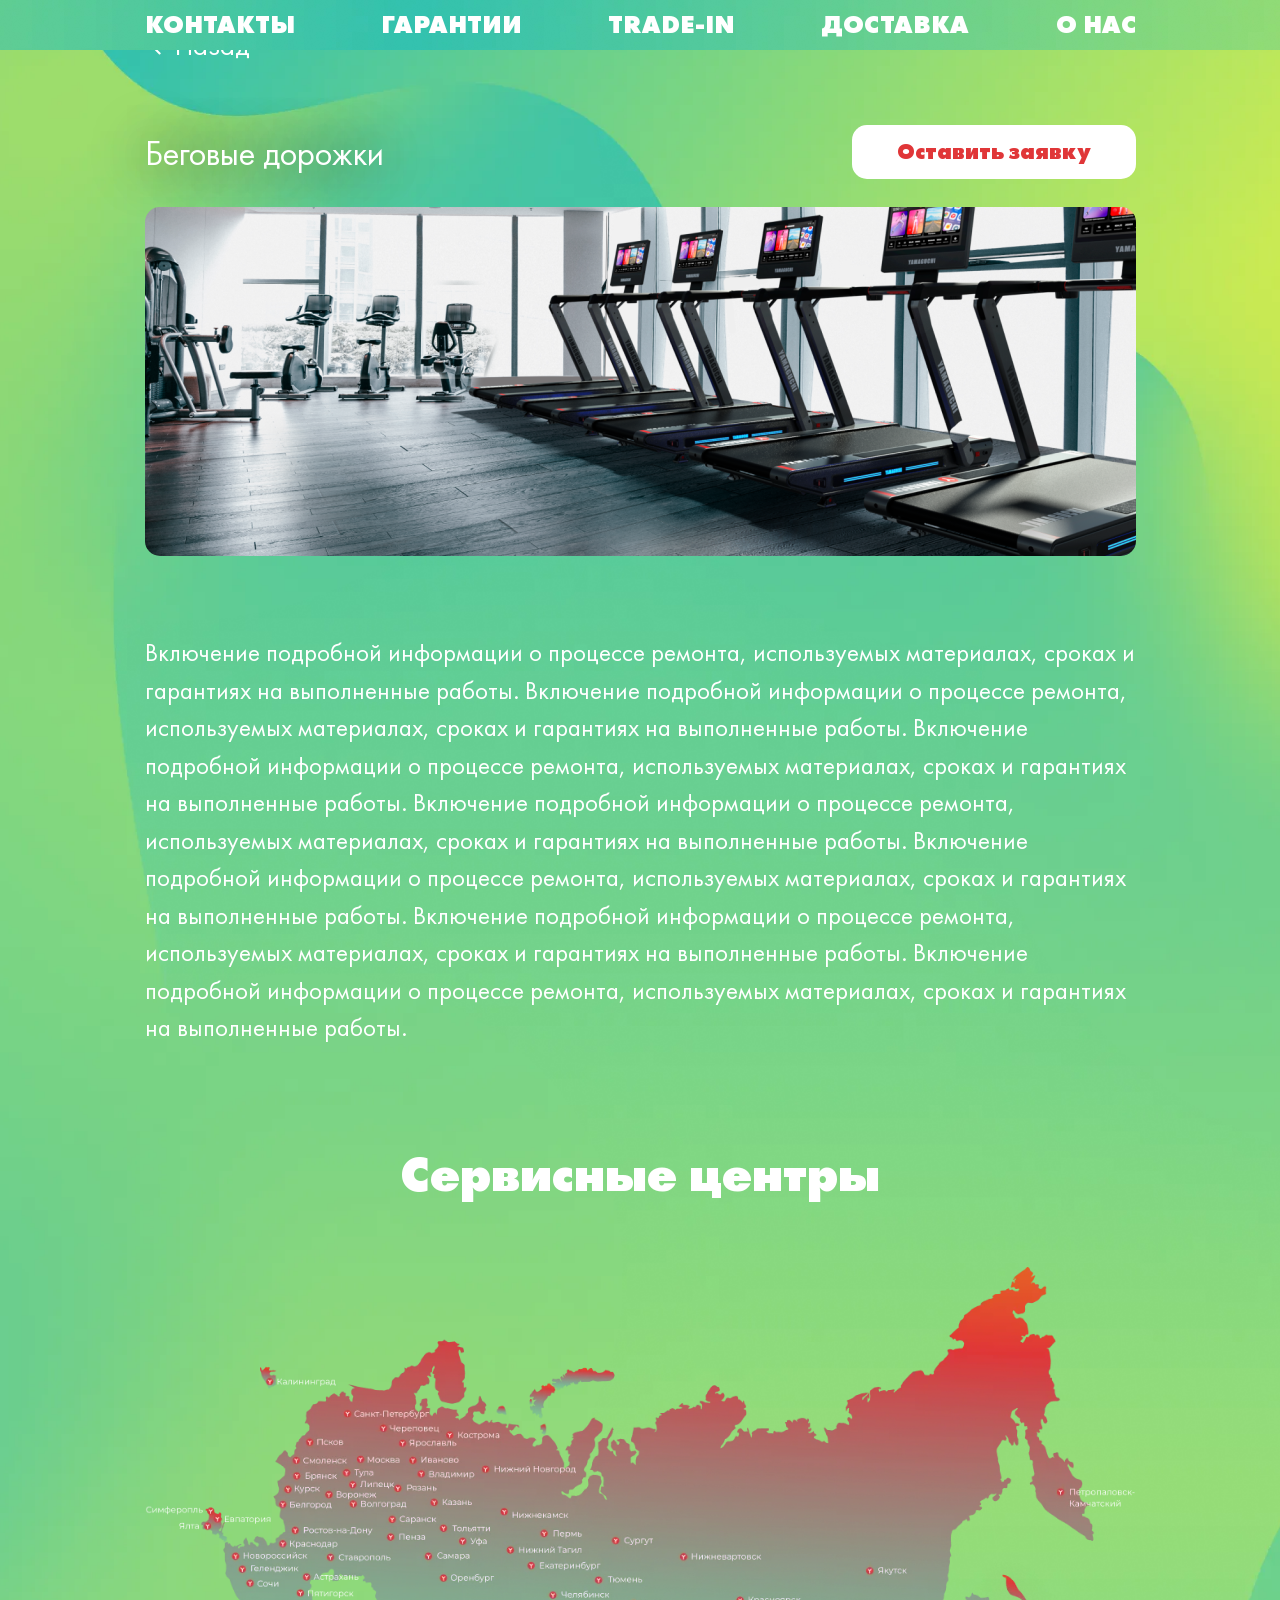
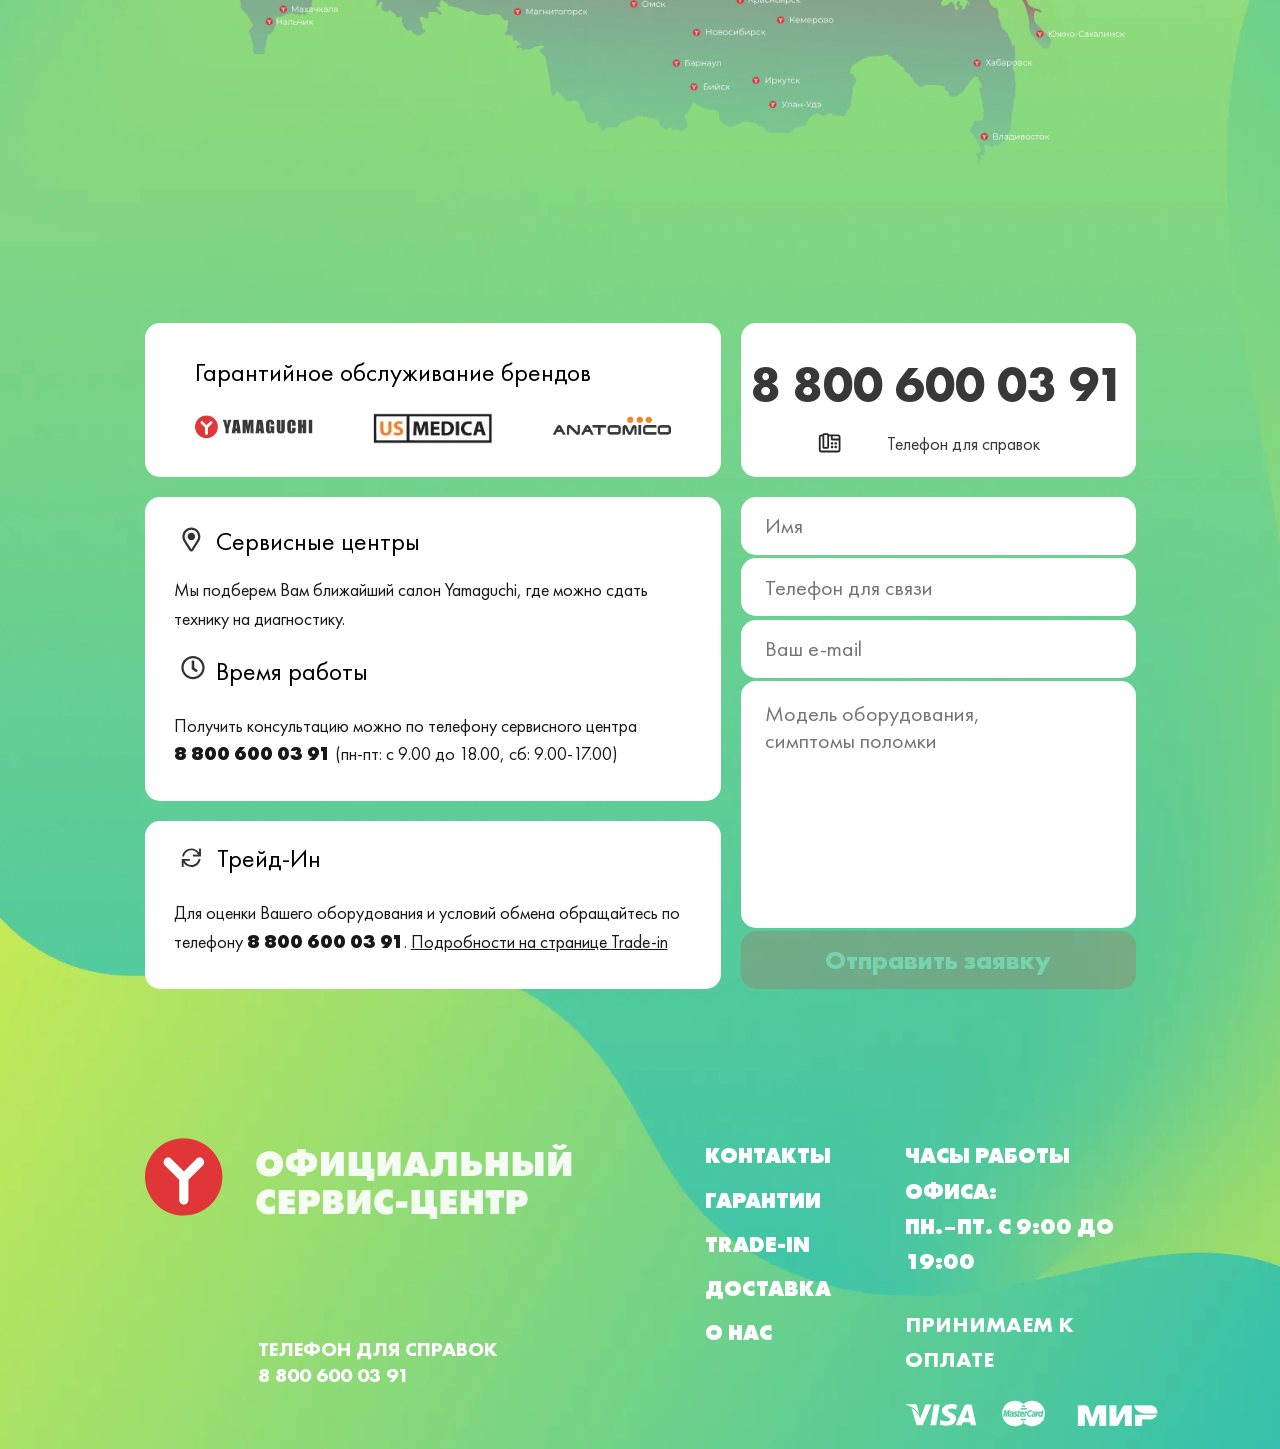
<file: treadmills.html>
<!DOCTYPE html>
<html lang="ru">
<head>
    <meta charset="UTF-8">
    <meta http-equiv="X-UA-Compatible" content="IE=edge">
    <meta name="viewport" content="width=device-width, initial-scale=1.0">
    <meta name="description" content="Yamaguchi предлагает ремонт массажных кресел в Москве: выезд, диагностика, мелкий и сложный ремонт, замена деталей и многое другое. Подробные цены на сайте.">
	<meta name="keywords" content="ремонт массажных кресел, цены, Москва, сервисный центр, Yamaguchi">
	<meta name="robots" content="index, follow"> 
	<meta property="og:title" content=" Ремонт массажных кресел Yamaguchi в Москве: гарантийный ремонт">
	<meta property="og:description" content=" Yamaguchi предлагает ремонт массажных кресел в Москве: выезд, диагностика, мелкий и сложный ремонт, замена деталей и многое другое. Подробные цены на сайте.">
	<meta property="og:image" content="[URL ссылки на изображение логотипа сайта]">
	<meta property="og:url" content=" https://yamaguchi-service.ru/remont-massazhnye-kresla">
	<meta property="og:type" content="website">
	<meta property="og:site_name" content="Yamaguchi">
	<link rel="canonical" href="https://yamaguchi-service.ru/remont-massazhnye-kresla">
    <link rel="stylesheet"  href="/styles/categories.min.css">
	<title>Ремонт массажных кресел Yamaguchi в Москве</title> 
</head>
<body>
    <header class="header">
        <nav class="header__menu container-box">
            <ul class="header__menu-list">
                <li class="header__menu-item">
                   <a href="#">Контакты</a>
                </li>
                <li class="header__menu-item">
                    <a href="#">Гарантии</a>
                </li>
                <li class="header__menu-item">
                    <a href="#">Trade-in</a>
                </li>
                <li class="header__menu-item">
                    <a href="#">Доставка</a>
                </li>
                <li class="header__menu-item">
                    <a href="#">О нас</a>
                </li>
            </ul>
        </nav>
    </header>
    <main class="main-wrapper categories">
        <section class="section-info-pages">
            <section class="category-info">
                <picture class="category-info__bg">
                </picture>
                <div class="container-box category-info__content">
                    <div class="category-info__back">
                        <a class="category-info__back__block" href="../index.html">
                            <svg width="57" height="57" viewBox="0 0 57 57" fill="none" xmlns="http://www.w3.org/2000/svg">
                                <path d="M28.2461 44.4297L29.7305 43.0195C30.1016 42.6484 30.1016 42.0547 29.7305 41.7578L18.2266 30.1797H43.6094C44.0547 30.1797 44.5 29.8086 44.5 29.2891V27.2109C44.5 26.7656 44.0547 26.3203 43.6094 26.3203H18.2266L29.7305 14.8164C30.1016 14.5195 30.1016 13.9258 29.7305 13.5547L28.2461 12.1445C27.9492 11.7734 27.3555 11.7734 26.9844 12.1445L11.4727 27.6562C11.1016 28.0273 11.1016 28.5469 11.4727 28.918L26.9844 44.4297C27.3555 44.8008 27.9492 44.8008 28.2461 44.4297Z" fill="white"/>
                            </svg>
                            <p>Назад</p>
                        </a>
                    </div>
                    <div class="category-info__header-wrapper">
                        <h1 class="category-info__title">Беговые дорожки</h1>
                        <a class="category-info__button" href="#request">Оставить заявку</a>
                    </div>
                
                    <picture class="category-info__category-image">
                        <img src="/content/first/categories_treadmills.png" alt="беговые дорожки Yamaguhi">
                    </picture>
                    <p class="category-info__text">
                        Включение подробной информации о процессе ремонта, 
                        используемых материалах, сроках и гарантиях на выполненные работы. 
                        Включение подробной информации о процессе ремонта, используемых 
                        материалах, сроках и гарантиях на выполненные работы. Включение
                        подробной информации о процессе ремонта, используемых материалах,
                        сроках и гарантиях на выполненные работы. Включение подробной 
                        информации о процессе ремонта, используемых материалах, сроках 
                        и гарантиях на выполненные работы. Включение подробной информации 
                        о процессе ремонта, используемых материалах, сроках и гарантиях 
                        на выполненные работы. Включение подробной информации о процессе 
                        ремонта, используемых материалах, сроках и гарантиях на 
                        выполненные работы. Включение подробной информации о процессе
                        ремонта, используемых материалах, сроках и гарантиях на 
                        выполненные работы.
                    </p>
                </div>
            </section>
            <section class="service-centers">
                <div class="service-centers__content container-box">
                    <h2 class="service-centers__title">Сервисные центры</h2>
                    <picture class="service-centers__map">
                        <source srcset="/content/first/map_mob.svg" media="(max-width: 768px)">
                        <img src="/content/map.webp" alt="карта">
                    </picture>
                </div>
            </section>
            <section class="contacts" id="request">
                <div class="contacts__wrapper container-box">
                    <div class="contacts__brands contacts__white-bgc">
                        <h4 class="contacts__subtitle">Гарантийное обслуживание брендов</h4>
                        <ul class="contacts__brands-list">
                            <li class="contacts__brands-item">
                                <img src="/content/first/yamaguchi-logo.webp" alt="логотип Yamaguchi">
                            </li>
                            <li class="contacts__brands-item">
                                <img src="/content/first/us-medica-logo.webp" alt="логотип Us Medica">
                            </li>
                            <li class="contacts__brands-item">
                                <img src="/content/first/anatomico-logo.webp" alt="логотип Anatomico">
                            </li>
                        </ul>
                    </div>
                    <div class="contacts__hours contacts__white-bgc">
                        <h4 class="contacts__subtitle contacts__subtitle_centers"> Сервисные центры</h4>
                        <p class="contacts__text">
                            Мы&nbsp;подберем Вам ближайший салон Yamaguchi, где можно сдать 
                            технику на&nbsp;диагностику.
                        </p>
                        <h4 class="contacts__subtitle  contacts__subtitle_hours"> Время работы</h4>
                        <p class="contacts__text">Получить консультацию можно по&nbsp;телефону сервисного центра
                            <a class="contacts__phone-ancor" href="tel:8-800-600-03-91">8&nbsp;800&nbsp;600&nbsp;03&nbsp;91</a> <span class="contacts__hours-string"> (пн-пт:&nbsp;с&nbsp;9.00&nbsp;до&nbsp;18.00,&nbsp;сб:&nbsp;9.00-17.00)</span>
                        </p>
                    </div>
                    <div class="contacts__trade-in contacts__white-bgc">
                        <h4 class="contacts__subtitle contacts__subtitle_trade-in">Трейд-Ин</h4>
                        <p class="contacts__text"> Для оценки Вашего оборудования и условий обмена обращайтесь по телефону <a class="contacts__phone-ancor" href="tel:8-800-600-03-91">8&nbsp;800&nbsp;600&nbsp;03&nbsp;91</a>. <a href="traid-in.html" class="contacts__link" target="_blank">Подробности&nbsp;на&nbsp;странице <span class="contacts__word-wrap">Trade-in</span> </a></p>
                    </div>

                    <div class="contacts__phone contacts__gray-bgc">
                        <a class="contacts__phone-ancor-big" href="tel:8-800-600-03-91">8&nbsp;800&nbsp;600&nbsp;03&nbsp;91</a>
                        <div class="contacts__phone__block">
                            <p>Телефон для справок</p>
                        </div>
                    </div>
                    <form class="contacts__form">
                        <div class="__js__input-wrapper contacts__input-wrapper">
                            <input class="contacts__input __js__input " type="text" name="name" placeholder="Имя" pattern="[A-Za-zА-яа-я]{2,}" required>
                            <p class="__js__err contacts__err">Пожалуйста, введите Ваше имя</p>
                        </div>
                        <div class="__js__input-wrapper contacts__input-wrapper">
                            <input class="contacts__input __js__input" type="tel" name="tel" placeholder="Телефон для связи" pattern="\+7\s\([0-9]{3}\)\s[0-9]{3}-[0-9]{2}-[0-9]{2}" required>
                            <p class="__js__err contacts__err">Пожалуйста, введите номер телефона</p>
                        </div>
                        <div class="__js__input-wrapper contacts__input-wrapper">
                            <input class="contacts__input __js__input " type="email" name="email" placeholder="Ваш e-mail" pattern="\S+\.[a-z]{2,4}$" required>
                            <p  class="__js__err contacts__err">Введите корректный адрес электронной почты</p>
                        </div>
                        <textarea class="contacts__input contacts__textarea __js__input contacts__input-wrapper" name="message"
                        placeholder="Модель оборудования, &#10симптомы поломки"></textarea>
                        <button class="contacts__button _disabled " type="submit">Отправить заявку</button>
                    </form>
                </div>
            </section>
        </section>
    </main>
    <footer class="footer">
        <picture class="footer__bg">
            <source srcset="/content/first/footer_bg-mobile.webp" media="(max-width: 767px)">
        </picture>
        <div class="footer__content container-box">
            <div class="footer__logo">
                <a href="./index.html">
                    <img src="/content/first/logo-footer.svg" alt="логотип Yamaguchi Sevice">
                </a>
            </div>
            <div class="footer__phone">
                    <p >Телефон для справок</p>
                    <a  href="tel: 8-800-600-03-91"> 8 800 600 03 91</a>
            </div>
            <nav class="footer__menu">
                <ul  class="footer__menu-list">
                    <li><a class="footer__text" href="contacts.html">Контакты</a></li>
                    <li><a class="footer__text" href="guarantees.html">Гарантии</a></li>
                    <li><a class="footer__text" href="traid-in.html"> Trade-in</a></li>
                    <li><a class="footer__text" href="delivery.html">Доставка</a></li>
                    <li><a class="footer__text" href="about.html">О нас</a></li>
                </ul>
            </nav>
            <div class="footer__hours">
                <p class="footer__text"> Часы работы офиса: <br> пн.–пт. с 9:00 до 19:00</p>
            </div>
            <div class="footer__cards">
                <p class="footer__text">Принимаем к оплате</p>
                <ul class="footer__payment-list">
                    <li>
                        <img src="/content/first/icon_visa.svg" alt="логотип платежной системы Visa">
                    </li>
                    <li>
                        <img src="/content/first/master-card.png" alt="логотип платежной системы Master Card">
                    </li>
                    <li>
                        <img src="/content/first/mir-payment.png" alt="логотип платежной системы Мир">
                    </li>
                </ul>
            </div>
        </div>
    </footer>
    <div class="modal-thanks modal-thanks__overlay">
        <div class="modal-thanks__content">
            <div class="modal-thanks__header">
                <h4 class="modal-thanks__title">
                    Спасибо!
                </h4>
                <span class="modal-thanks__close">
                    &#10006;
                </span>
            </div>
            <p class="modal-thanks__subtitle">
                Номер Вашей заявки 
                <span class="__js__order-number">
                    0000000
                </span> 
            </p>
            <p class="modal-thanks__text">
                Наш менеджер свяжется с Вами в течение 30 минут*
            </p>
            <img class="modal-thanks__heart" src="../content/first/img_contacts_thanks.webp" alt="сердце">
            <p class="modal-thanks__small-text">
                *Возможны увеличения сроков звонка по вашей заявке, но мы очень спешим ответить вам и сделаем все возможное, чтобы уложиться в указанное время.
            </p>
        </div>
    </div>
    <script src="/js/imask.js"></script>
    <script src="/js/categories.js"></script>
</body>
</html>
</file>
<file: styles/categories.min.css>
@font-face{font-family:Gothic;font-display:swap;src:url(/centurygothic.ttf) format("truetype");font-weight:400;font-style:normal}@font-face{font-family:PTSans;font-display:swap;src:url(/PTSans.eot);src:url(/PTSans.eot?#iefix) format("embedded-opentype"),url(/PTSans.woff2) format("woff2"),url(/PTSans.woff) format("woff"),url(/PTSans.ttf) format("truetype"),url(/PTSans.svg#PTSans) format("svg");font-weight:400;font-style:normal}@font-face{font-family:PTSans;font-display:swap;src:url(/PTSansBold.eot);src:url(/PTSansBold.eot?#iefix) format("embedded-opentype"),url(/PTSansBold.woff2) format("woff2"),url(/PTSansBold.woff) format("woff"),url(/PTSansBold.ttf) format("truetype"),url(/PTSansBold.svg#PTSans) format("svg");font-weight:700;font-style:normal}@font-face{font-family:PTSans;font-display:swap;src:url(/PTSansItalic.ttf) format("truetype");src:url(/PTSansItalic.woff2) format("woff2"),url(/PTSansItalic.woff) format("woff");font-weight:400;font-style:italic}@font-face{font-family:PTSansNarrow;font-display:swap;src:url(/PTSansNarrow.eot);src:url(/PTSansNarrow.eot?#iefix) format("embedded-opentype"),url(/PTSansNarrow.woff2) format("woff2"),url(/PTSansNarrow.woff) format("woff"),url(/PTSansNarrow.ttf) format("truetype"),url(/PTSansNarrow.svg#PTSansNarrow) format("svg");font-weight:400;font-style:normal}@font-face{font-family:PTSansNarrow;font-display:swap;src:url(/PTSansNarrowBold.eot);src:url(/PTSansNarrowBold.eot?#iefix) format("embedded-opentype"),url(/PTSansNarrowBold.woff2) format("woff2"),url(/PTSansNarrowBold.woff) format("woff"),url(/PTSansNarrowBold.ttf) format("truetype"),url(/PTSansNarrowBold.svg#PTSansNarrow) format("svg");font-weight:700;font-style:normal}@font-face{font-family:MyriadProLight;src:url(/MyriadProLight.eot);src:url(/MyriadProLight.eot?#iefix) format("embedded-opentype"),url(/MyriadProLight.woff) format("woff"),url(/MyriadProLight.woff2) format("woff2"),url(/MyriadProLight.ttf) format("truetype"),url(/MyriadProLight.svg#MyriadProLight) format("svg");font-weight:700;font-style:normal;font-display:swap}@font-face{font-family:"Myriad Pro";src:url(/MyriadPro.otf) format("opentype");src:url(/MyriadPro.woff2) format("woff2"),url(/MyriadPro.woff) format("woff");font-weight:400;font-style:normal;font-display:swap}@font-face{font-family:MyriadProBold;src:url(/MyriadProBold.otf) format("opentype");src:url(/MyriadProBold.woff2) format("woff2"),url(/MyriadProBold.woff) format("woff");font-weight:700;font-style:normal;font-display:swap}@font-face{font-family:PragmaticaC;src:url(/PTPragmaticaCyrillic.ttf) format("opentype");src:url(/PTPragmaticaCyrillic.woff2) format("woff2"),url(/PTPragmaticaCyrillic.woff) format("woff");font-weight:400;font-style:normal;font-display:swap}@font-face{font-family:PragmaticaC;src:url(/PTPragmaticaBoldCyrillic.ttf) format("opentype");src:url(/PTPragmaticaBoldCyrillic.woff2) format("woff2"),url(/PTPragmaticaBoldCyrillic.woff) format("woff");font-weight:700;font-style:normal;font-display:swap}@font-face{font-family:Circe;font-display:swap;src:url(/Circe-Thin.eot);src:url(/Circe-Thin.eot?#iefix) format("embedded-opentype"),url(/Circe-Thin.woff) format("woff"),url(/Circe-Thin.woff2) format("woff2"),url(/Circe-Thin.ttf) format("truetype");font-weight:100;font-style:normal}@font-face{font-family:Circe;font-display:swap;src:url(/Circe-ExtraLight.eot);src:url(/Circe-ExtraLight.eot?#iefix) format("embedded-opentype"),url(/Circe-ExtraLight.woff) format("woff"),url(/Circe-ExtraLight.woff2) format("woff2"),url(/Circe-ExtraLight.ttf) format("truetype");font-weight:200;font-style:normal}@font-face{font-family:Circe;font-display:swap;src:url(/Circe-Light.eot);src:url(/Circe-Light.eot?#iefix) format("embedded-opentype"),url(/Circe-Light.woff) format("woff"),url(/Circe-Light.woff2) format("woff2"),url(/Circe-Light.ttf) format("truetype");font-weight:300;font-style:normal}@font-face{font-family:Circe;font-display:swap;src:url(/Circe-Regular.eot);src:url(/Circe-Regular.eot?#iefix) format("embedded-opentype"),url(/Circe-Regular.woff) format("woff"),url(/Circe-Regular.woff2) format("woff2"),url(/Circe-Regular.ttf) format("truetype");font-weight:400;font-style:normal}@font-face{font-family:Circe;font-display:swap;src:url(/Circe-Bold.eot);src:url(/Circe-Bold.eot?#iefix) format("embedded-opentype"),url(/Circe-Bold.woff) format("woff"),url(/Circe-Bold.woff2) format("woff2"),url(/Circe-Bold.ttf) format("truetype");font-weight:700;font-style:normal}@font-face{font-family:Circe;font-display:swap;src:url(/Circe-ExtraBold.eot);src:url(/Circe-ExtraBold.eot?#iefix) format("embedded-opentype"),url(/Circe-ExtraBold.woff) format("woff"),url(/Circe-ExtraBold.woff2) format("woff2"),url(/Circe-ExtraBold.ttf) format("truetype");font-weight:900;font-style:normal}@font-face{font-family:BebasNeue;src:url(/bebasneuethin.woff2) format("woff2");src:local("☺"),url(/bebasneuethin.woff) format("woff"),url(/bebasneuethin.ttf) format("truetype");font-weight:200;font-style:normal;font-display:swap}@font-face{font-family:BebasNeue;src:url(/bebasneuelight.woff2) format("woff2");src:local("☺"),url(/bebasneuelight.ttf) format("truetype"),url(/bebasneuelight.woff) format("woff");font-weight:300;font-style:normal;font-display:swap}@font-face{font-family:BebasNeue;src:url(/bebasneueregular.eot);src:local("☺"),url(/bebasneueregular.woff2) format("woff2"),url(/bebasneueregular.woff) format("woff"),url(/bebasneueregular.ttf) format("truetype"),url(/bebasneueregular.svg) format("svg");font-weight:400;font-style:normal;font-display:swap}@font-face{font-family:BebasNeue;src:url(/bebasneuebold.eot);src:local("☺"),url(/bebasneuebold.woff2) format("woff2"),url(/bebasneuebold.woff) format("woff"),url(/bebasneuebold.ttf) format("truetype"),url(/bebasneuebold.svg) format("svg");font-weight:700;font-style:normal;font-display:swap}@font-face{font-family:Montserrat;font-display:swap;src:local("Montserrat Light"),local("Montserrat-Light"),url(/Montserrat-Light.woff2) format("woff2"),url(/Montserrat-Light.woff) format("woff");font-weight:300;font-style:normal}@font-face{font-family:Montserrat;font-display:swap;src:local("Montserrat"),local("Montserrat-Regular"),url(/Montserrat-Regular.woff2) format("woff2"),url(/Montserrat-Regular.woff) format("woff");font-weight:400;font-style:normal}@font-face{font-family:Montserrat;font-display:swap;src:local("Montserrat"),local("Montserrat-Regular"),url(/Montserrat-Medium.woff2) format("woff2"),url(/Montserrat-Medium.woff) format("woff");font-weight:500;font-style:normal}@font-face{font-family:Montserrat;font-display:swap;src:local("Montserrat Bold"),local("Montserrat-Bold"),url(/Montserrat-Bold.woff2) format("woff2"),url(/Montserrat-Bold.woff) format("woff");font-weight:700;font-style:normal}@font-face{font-family:Montserrat;font-display:swap;src:local("Montserrat Black"),local("Montserrat-Black"),url(/Montserrat-Black.woff2) format("woff2"),url(/Montserrat-Black.woff) format("woff");font-weight:900;font-style:normal}@font-face{font-family:Morpha;font-display:swap;src:url(/Morpha-Bold.woff2) format("woff2");src:local("☺"),url(/Morpha-Bold.woff) format("woff"),url(/Morpha-Bold.ttf) format("truetype");font-weight:700;font-style:normal}@font-face{font-family:"Neue Machina";font-display:swap;src:local("NeueMachina-Bold"),local("NeueMachina-Bold"),url(/NeueMachina-Bold.woff2) format("woff2"),url(/NeueMachina-Bold.woff) format("woff");font-weight:700;font-style:normal}@font-face{font-family:"Neue Machina";font-display:swap;src:local("NeueMachina-Black"),local("NeueMachina-Black"),url(/NeueMachina-Black.woff2) format("woff2"),url(/NeueMachina-Bold.woff) format("woff");font-weight:900;font-style:normal}@font-face{font-family:"Cy Grotesk";font-display:swap;src:url(/cy-grotesk-grand-dark.otf);font-weight:800;font-style:normal;font-display:swap}@font-face{font-family:RainerTestv04;src:url(/RainerTestv04-Bold.woff2),url(/RainerTestv04-Bold.woff);font-weight:700;font-style:normal;font-display:swap}@font-face{font-family:Anticva;font-display:swap;src:local("Anticva"),local("Anticva"),url(/Anticva-Regular.woff2) format("woff2"),url(/Anticva-Regular.woff) format("woff"),url(/Anticva-Regular.otf) format("truetype");font-weight:400;font-style:normal}@font-face{font-family:"Halvar Breitschrift";src:local("HalvarBreit-Blk"),local("HalvarBreit-Blk"),url(/HalvarBreit-Blk.woff2) format("woff2"),url(/HalvarBreit-Blk.woff) format("woff");font-weight:900;font-style:normal}@font-face{font-family:Damn;font-display:swap;src:local("Damn"),local("Damn"),url(/Damn.woff2) format("woff2"),url(/Damn.woff) format("woff"),url(/Damn.ttf) format("truetype");font-weight:400;font-style:normal}@font-face{font-family:"Monologue DEMO";font-display:swap;src:local("Monologue_DEMO"),local("Monologue_DEMO"),url(/Monologue_DEMO.woff) format("woff"),url(/Monologue_DEMO.ttf) format("opentype");font-weight:400;font-style:normal}@font-face{font-family:Nasalization;font-display:swap;src:local("Nasalization"),local("Nasalization"),url(/Nasalization.woff) format("woff"),url(/Nasalization.otf) format("opentype");font-weight:400;font-style:normal}@font-face{font-family:PatsySans;font-display:swap;src:local("PatsySans"),local("PatsySans"),url(/PatsySans.woff) format("woff"),url(/PatsySans.otf) format("opentype");font-weight:400;font-style:normal}@font-face{font-family:Lighthaus;src:url(/Lighthaus.eot);src:url(/Lighthaus.eot?#iefix) format("embedded-opentype"),url(/Lighthaus.woff2) format("woff2"),url(/Lighthaus.woff) format("woff"),url(/Lighthaus.ttf) format("truetype");font-weight:400;font-style:normal;font-display:swap}@font-face{font-family:UltramonoWide-LightItalic;src:url(/UltramonoWide-LightItalic.woff2) format("woff2"),url(/UltramonoWide-LightItalic.woff) format("woff");font-weight:300;font-style:italic;font-display:swap}@font-face{font-family:UltramonoWide-Light;src:url(/UltramonoWide-Light.woff2) format("woff2"),url(/UltramonoWide-Light.woff) format("woff");font-weight:300;font-style:normal;font-display:swap}@font-face{font-family:"Nikkyou Sans";src:url(/NikkyouSans.woff2) format("woff2"),url(/NikkyouSans.woff) format("woff");font-weight:400;font-style:normal;font-display:swap}@font-face{font-family:Corvetta;src:url(/Corvetta.woff2) format("woff2"),url(/Corvetta.woff) format("woff"),url(/Corvetta.ttf) format("truetype");font-weight:400;font-style:normal;font-display:swap}@font-face{font-family:a_LCDNovaObl;src:url(/a_lcdnovaobl.woff) format("woff"),url(/a_lcdnovaobl.ttf) format("truetype");font-weight:400;font-style:normal;font-display:swap}@font-face{font-family:Felidae;src:url(/Felidae.ttf) format("truetype");font-weight:400;font-style:normal;font-display:swap}@font-face{font-family:"Muller Next Expanded Trial";src:url(/MullerNextExtraCondTrial-Thin.otf);font-weight:200;font-style:normal;font-display:swap}@font-face{font-family:"Muller Next Expanded Trial";src:url(/MullerNextExpandedTrial-Regular.otf);font-weight:400;font-style:normal;font-display:swap}@font-face{font-family:"Muller Next Expanded Trial";src:url(/MullerNextExpandedTrial-ExtraBold.otf);font-weight:750;font-style:normal;font-display:swap}@font-face{font-family:"Muller Next Expanded Trial";src:url(/MullerNextExpandedTrial-Heavy.otf);font-weight:800;font-style:normal;font-display:swap}@font-face{font-family:"Muller Next Expanded Trial";src:url(/MullerNextExpandedTrialThinItalic.otf);font-weight:100;font-style:italic;font-display:swap}@font-face{font-family:"Muller Next ExtraCond Trial";src:url(/MullerNextExtraCondTrial-ExtraBold.otf);font-weight:750;font-style:normal;font-display:swap}@font-face{font-family:"Muller Next ExtraCond Trial";src:url(/MullerNextExtraCondTrial-Regular.otf);font-weight:400;font-style:normal;font-display:swap}@font-face{font-family:"Muller Next ExtraCond Trial";src:url(/MullerNextExtraCondTrialThin.otf);font-weight:100;font-style:normal;font-display:swap}@font-face{font-family:"Muller Next Trial";src:url(/MullerNextTrial-Regular.otf);font-weight:400;font-style:normal;font-display:swap}@font-face{font-family:"Muller Next Trial";src:url(/MullerNextTrial-ExtraBold.otf);font-weight:750;font-style:normal;font-display:swap}@font-face{font-family:"Muller Next Wide Trial";src:url(/MullerNextTrial-ThinItalic.woff2);font-weight:100;font-style:italic}@font-face{font-family:Cakra;src:url(/Cakra-Normal.otf) format("opentype");src:url(/Cakra-Normal.woff2) format("woff2"),url(/Cakra-Normal.woff) format("woff");font-weight:400;font-style:normal;font-display:swap}@font-face{font-family:Noteworthy;src:url(/NoteworthyLight.ttf) format("truetype");font-weight:300;font-style:normal;font-display:swap}@font-face{font-family:Technology;src:url(/Technology.ttf) format("truetype");font-weight:400;font-style:normal;font-display:swap}@font-face{font-family:Technology;src:url(/Technology-Bold.ttf) format("truetype");font-weight:600;font-style:normal;font-display:swap}@font-face{font-family:Unbounded;src:url(/Unbounded-Bold.ttf) format("truetype");font-weight:700;font-style:normal;font-display:swap}@font-face{font-family:Unbounded;src:url(/Unbounded-Black.ttf) format("truetype");font-weight:900;font-style:normal;font-display:swap}@font-face{font-family:Inter;src:url(/Inter-Medium.ttf) format("truetype");font-weight:500;font-style:normal;font-display:swap}@font-face{font-family:Inter;src:url(/Inter-SemiBold.ttf) format("truetype");font-weight:600;font-style:normal;font-display:swap}@font-face{font-family:"Montserrat Alternates";src:url(/MontserratAlternates-Light.ttf) format("truetype");font-weight:300;font-style:normal;font-display:swap}@font-face{font-family:"Snell Roundhand";src:url(/snell-roundhand-900.otf) format("opentype");font-weight:900;font-style:italic;font-display:swap}@font-face{font-family:"Snell Roundhand";src:url(/snell-roundhand-700.otf) format("opentype");font-weight:700;font-style:italic;font-display:swap}@font-face{font-family:Lighthaus;src:url(/Lighthaus-400.otf) format("opentype");font-weight:400;font-style:normal;font-display:swap}.main-wrapper{position:relative;max-width:1920px;margin:0 auto}.container-box{max-width:1230px;margin:0 auto;box-sizing:border-box}@media all and (max-width:1359px){.container-box{max-width:1023px;padding-left:16px;padding-right:16px}}@media all and (max-width:1023px){.container-box{width:708px;padding:0}}@media all and (max-width:767px){.container-box{width:100%;padding-left:10px;padding-right:10px}}.main-width{width:1710px;margin:0 auto;box-sizing:border-box}@media all and (max-width:1699px){.main-width{width:1240px;padding-left:16px;padding-right:16px}}@media all and (max-width:1699px)and (max-width:1359px){.main-width{width:1023px;padding-left:16px;padding-right:16px}}@media all and (max-width:1699px)and (max-width:1359px)and (max-width:1023px){.main-width{width:708px;padding-left:0;padding-right:0}}@media all and (max-width:1699px)and (max-width:1359px)and (max-width:1023px)and (max-width:767px){.main-width{width:100%;padding-left:16px;padding-right:16px}}html{font-size:100%}body{margin:0;min-width:320px;font-size:14px;font-family:"Futura PT";font-weight:400;color:#fff;box-sizing:border-box}body h1,body h2,body h3,body h4,body h5,body h6,body p{margin:0}body a{text-decoration:none;color:#fff;outline:0}body a:active{outline:0}body ::-moz-focus-inner,body ::-moz-focus-outer{border:0;padding:0}a:hover{cursor:pointer}ul{margin:0;padding:0;list-style:outside none}button{outline:0;border:0;background:unset}button:active{outline:0}iframe{border:0}area{outline:0}input{outline:0}input::-moz-focus-inner{border:0}textarea{outline:0}select{border:0;outline:0}table{border-collapse:collapse}input,select,textarea{font-size:14px;font-family:ubuntu,sans-serif;font-weight:400}.ekko-lightbox .modal-dialog .modal-content .ekko-lightbox-container input{background:0 0!important}.ekko-lightbox .modal-dialog .modal-content .ekko-lightbox-container input:focus{background:0 0!important}@font-face{font-family:"Futura PT";src:url(/content/FuturaCyrillicBook.woff2) format("woff2"),url(/content/FuturaCyrillicBook.ttf) format("truetype");font-style:normal;font-weight:400;font-display:swap}@font-face{font-family:"Futura PT";src:url(/content/FuturaCyrillicBold.woff2) format("woff2"),url(/content/FuturaCyrillicBold.ttf) format("truetype");font-style:normal;font-weight:600;font-display:swap}@font-face{font-family:"Futura PT";src:url(/content/FuturaCyrillicExtraBold.woff2) format("woff2"),url(/content/FuturaCyrillicExtraBold.ttf) format("truetype");font-style:normal;font-weight:800;font-display:swap}@font-face{font-family:Gothic;font-display:swap;src:url(/centurygothic.ttf) format("truetype");font-weight:400;font-style:normal}@font-face{font-family:PTSans;font-display:swap;src:url(/PTSans.eot);src:url(/PTSans.eot?#iefix) format("embedded-opentype"),url(/PTSans.woff2) format("woff2"),url(/PTSans.woff) format("woff"),url(/PTSans.ttf) format("truetype"),url(/PTSans.svg#PTSans) format("svg");font-weight:400;font-style:normal}@font-face{font-family:PTSans;font-display:swap;src:url(/PTSansBold.eot);src:url(/PTSansBold.eot?#iefix) format("embedded-opentype"),url(/PTSansBold.woff2) format("woff2"),url(/PTSansBold.woff) format("woff"),url(/PTSansBold.ttf) format("truetype"),url(/PTSansBold.svg#PTSans) format("svg");font-weight:700;font-style:normal}@font-face{font-family:PTSans;font-display:swap;src:url(/PTSansItalic.ttf) format("truetype");src:url(/PTSansItalic.woff2) format("woff2"),url(/PTSansItalic.woff) format("woff");font-weight:400;font-style:italic}@font-face{font-family:PTSansNarrow;font-display:swap;src:url(/PTSansNarrow.eot);src:url(/PTSansNarrow.eot?#iefix) format("embedded-opentype"),url(/PTSansNarrow.woff2) format("woff2"),url(/PTSansNarrow.woff) format("woff"),url(/PTSansNarrow.ttf) format("truetype"),url(/PTSansNarrow.svg#PTSansNarrow) format("svg");font-weight:400;font-style:normal}@font-face{font-family:PTSansNarrow;font-display:swap;src:url(/PTSansNarrowBold.eot);src:url(/PTSansNarrowBold.eot?#iefix) format("embedded-opentype"),url(/PTSansNarrowBold.woff2) format("woff2"),url(/PTSansNarrowBold.woff) format("woff"),url(/PTSansNarrowBold.ttf) format("truetype"),url(/PTSansNarrowBold.svg#PTSansNarrow) format("svg");font-weight:700;font-style:normal}@font-face{font-family:MyriadProLight;src:url(/MyriadProLight.eot);src:url(/MyriadProLight.eot?#iefix) format("embedded-opentype"),url(/MyriadProLight.woff) format("woff"),url(/MyriadProLight.woff2) format("woff2"),url(/MyriadProLight.ttf) format("truetype"),url(/MyriadProLight.svg#MyriadProLight) format("svg");font-weight:700;font-style:normal;font-display:swap}@font-face{font-family:"Myriad Pro";src:url(/MyriadPro.otf) format("opentype");src:url(/MyriadPro.woff2) format("woff2"),url(/MyriadPro.woff) format("woff");font-weight:400;font-style:normal;font-display:swap}@font-face{font-family:MyriadProBold;src:url(/MyriadProBold.otf) format("opentype");src:url(/MyriadProBold.woff2) format("woff2"),url(/MyriadProBold.woff) format("woff");font-weight:700;font-style:normal;font-display:swap}@font-face{font-family:PragmaticaC;src:url(/PTPragmaticaCyrillic.ttf) format("opentype");src:url(/PTPragmaticaCyrillic.woff2) format("woff2"),url(/PTPragmaticaCyrillic.woff) format("woff");font-weight:400;font-style:normal;font-display:swap}@font-face{font-family:PragmaticaC;src:url(/PTPragmaticaBoldCyrillic.ttf) format("opentype");src:url(/PTPragmaticaBoldCyrillic.woff2) format("woff2"),url(/PTPragmaticaBoldCyrillic.woff) format("woff");font-weight:700;font-style:normal;font-display:swap}@font-face{font-family:Circe;font-display:swap;src:url(/Circe-Thin.eot);src:url(/Circe-Thin.eot?#iefix) format("embedded-opentype"),url(/Circe-Thin.woff) format("woff"),url(/Circe-Thin.woff2) format("woff2"),url(/Circe-Thin.ttf) format("truetype");font-weight:100;font-style:normal}@font-face{font-family:Circe;font-display:swap;src:url(/Circe-ExtraLight.eot);src:url(/Circe-ExtraLight.eot?#iefix) format("embedded-opentype"),url(/Circe-ExtraLight.woff) format("woff"),url(/Circe-ExtraLight.woff2) format("woff2"),url(/Circe-ExtraLight.ttf) format("truetype");font-weight:200;font-style:normal}@font-face{font-family:Circe;font-display:swap;src:url(/Circe-Light.eot);src:url(/Circe-Light.eot?#iefix) format("embedded-opentype"),url(/Circe-Light.woff) format("woff"),url(/Circe-Light.woff2) format("woff2"),url(/Circe-Light.ttf) format("truetype");font-weight:300;font-style:normal}@font-face{font-family:Circe;font-display:swap;src:url(/Circe-Regular.eot);src:url(/Circe-Regular.eot?#iefix) format("embedded-opentype"),url(/Circe-Regular.woff) format("woff"),url(/Circe-Regular.woff2) format("woff2"),url(/Circe-Regular.ttf) format("truetype");font-weight:400;font-style:normal}@font-face{font-family:Circe;font-display:swap;src:url(/Circe-Bold.eot);src:url(/Circe-Bold.eot?#iefix) format("embedded-opentype"),url(/Circe-Bold.woff) format("woff"),url(/Circe-Bold.woff2) format("woff2"),url(/Circe-Bold.ttf) format("truetype");font-weight:700;font-style:normal}@font-face{font-family:Circe;font-display:swap;src:url(/Circe-ExtraBold.eot);src:url(/Circe-ExtraBold.eot?#iefix) format("embedded-opentype"),url(/Circe-ExtraBold.woff) format("woff"),url(/Circe-ExtraBold.woff2) format("woff2"),url(/Circe-ExtraBold.ttf) format("truetype");font-weight:900;font-style:normal}@font-face{font-family:BebasNeue;src:url(/bebasneuethin.woff2) format("woff2");src:local("☺"),url(/bebasneuethin.woff) format("woff"),url(/bebasneuethin.ttf) format("truetype");font-weight:200;font-style:normal;font-display:swap}@font-face{font-family:BebasNeue;src:url(/bebasneuelight.woff2) format("woff2");src:local("☺"),url(/bebasneuelight.ttf) format("truetype"),url(/bebasneuelight.woff) format("woff");font-weight:300;font-style:normal;font-display:swap}@font-face{font-family:BebasNeue;src:url(/bebasneueregular.eot);src:local("☺"),url(/bebasneueregular.woff2) format("woff2"),url(/bebasneueregular.woff) format("woff"),url(/bebasneueregular.ttf) format("truetype"),url(/bebasneueregular.svg) format("svg");font-weight:400;font-style:normal;font-display:swap}@font-face{font-family:BebasNeue;src:url(/bebasneuebold.eot);src:local("☺"),url(/bebasneuebold.woff2) format("woff2"),url(/bebasneuebold.woff) format("woff"),url(/bebasneuebold.ttf) format("truetype"),url(/bebasneuebold.svg) format("svg");font-weight:700;font-style:normal;font-display:swap}@font-face{font-family:Montserrat;font-display:swap;src:local("Montserrat Light"),local("Montserrat-Light"),url(/Montserrat-Light.woff2) format("woff2"),url(/Montserrat-Light.woff) format("woff");font-weight:300;font-style:normal}@font-face{font-family:Montserrat;font-display:swap;src:local("Montserrat"),local("Montserrat-Regular"),url(/Montserrat-Regular.woff2) format("woff2"),url(/Montserrat-Regular.woff) format("woff");font-weight:400;font-style:normal}@font-face{font-family:Montserrat;font-display:swap;src:local("Montserrat"),local("Montserrat-Regular"),url(/Montserrat-Medium.woff2) format("woff2"),url(/Montserrat-Medium.woff) format("woff");font-weight:500;font-style:normal}@font-face{font-family:Montserrat;font-display:swap;src:local("Montserrat Bold"),local("Montserrat-Bold"),url(/Montserrat-Bold.woff2) format("woff2"),url(/Montserrat-Bold.woff) format("woff");font-weight:700;font-style:normal}@font-face{font-family:Montserrat;font-display:swap;src:local("Montserrat Black"),local("Montserrat-Black"),url(/Montserrat-Black.woff2) format("woff2"),url(/Montserrat-Black.woff) format("woff");font-weight:900;font-style:normal}@font-face{font-family:Morpha;font-display:swap;src:url(/Morpha-Bold.woff2) format("woff2");src:local("☺"),url(/Morpha-Bold.woff) format("woff"),url(/Morpha-Bold.ttf) format("truetype");font-weight:700;font-style:normal}@font-face{font-family:"Neue Machina";font-display:swap;src:local("NeueMachina-Bold"),local("NeueMachina-Bold"),url(/NeueMachina-Bold.woff2) format("woff2"),url(/NeueMachina-Bold.woff) format("woff");font-weight:700;font-style:normal}@font-face{font-family:"Neue Machina";font-display:swap;src:local("NeueMachina-Black"),local("NeueMachina-Black"),url(/NeueMachina-Black.woff2) format("woff2"),url(/NeueMachina-Bold.woff) format("woff");font-weight:900;font-style:normal}@font-face{font-family:"Cy Grotesk";font-display:swap;src:url(/cy-grotesk-grand-dark.otf);font-weight:800;font-style:normal;font-display:swap}@font-face{font-family:RainerTestv04;src:url(/RainerTestv04-Bold.woff2),url(/RainerTestv04-Bold.woff);font-weight:700;font-style:normal;font-display:swap}@font-face{font-family:Anticva;font-display:swap;src:local("Anticva"),local("Anticva"),url(/Anticva-Regular.woff2) format("woff2"),url(/Anticva-Regular.woff) format("woff"),url(/Anticva-Regular.otf) format("truetype");font-weight:400;font-style:normal}@font-face{font-family:"Halvar Breitschrift";src:local("HalvarBreit-Blk"),local("HalvarBreit-Blk"),url(/HalvarBreit-Blk.woff2) format("woff2"),url(/HalvarBreit-Blk.woff) format("woff");font-weight:900;font-style:normal}@font-face{font-family:Damn;font-display:swap;src:local("Damn"),local("Damn"),url(/Damn.woff2) format("woff2"),url(/Damn.woff) format("woff"),url(/Damn.ttf) format("truetype");font-weight:400;font-style:normal}@font-face{font-family:"Monologue DEMO";font-display:swap;src:local("Monologue_DEMO"),local("Monologue_DEMO"),url(/Monologue_DEMO.woff) format("woff"),url(/Monologue_DEMO.ttf) format("opentype");font-weight:400;font-style:normal}@font-face{font-family:Nasalization;font-display:swap;src:local("Nasalization"),local("Nasalization"),url(/Nasalization.woff) format("woff"),url(/Nasalization.otf) format("opentype");font-weight:400;font-style:normal}@font-face{font-family:PatsySans;font-display:swap;src:local("PatsySans"),local("PatsySans"),url(/PatsySans.woff) format("woff"),url(/PatsySans.otf) format("opentype");font-weight:400;font-style:normal}@font-face{font-family:Lighthaus;src:url(/Lighthaus.eot);src:url(/Lighthaus.eot?#iefix) format("embedded-opentype"),url(/Lighthaus.woff2) format("woff2"),url(/Lighthaus.woff) format("woff"),url(/Lighthaus.ttf) format("truetype");font-weight:400;font-style:normal;font-display:swap}@font-face{font-family:UltramonoWide-LightItalic;src:url(/UltramonoWide-LightItalic.woff2) format("woff2"),url(/UltramonoWide-LightItalic.woff) format("woff");font-weight:300;font-style:italic;font-display:swap}@font-face{font-family:UltramonoWide-Light;src:url(/UltramonoWide-Light.woff2) format("woff2"),url(/UltramonoWide-Light.woff) format("woff");font-weight:300;font-style:normal;font-display:swap}@font-face{font-family:"Nikkyou Sans";src:url(/NikkyouSans.woff2) format("woff2"),url(/NikkyouSans.woff) format("woff");font-weight:400;font-style:normal;font-display:swap}@font-face{font-family:Corvetta;src:url(/Corvetta.woff2) format("woff2"),url(/Corvetta.woff) format("woff"),url(/Corvetta.ttf) format("truetype");font-weight:400;font-style:normal;font-display:swap}@font-face{font-family:a_LCDNovaObl;src:url(/a_lcdnovaobl.woff) format("woff"),url(/a_lcdnovaobl.ttf) format("truetype");font-weight:400;font-style:normal;font-display:swap}@font-face{font-family:Felidae;src:url(/Felidae.ttf) format("truetype");font-weight:400;font-style:normal;font-display:swap}@font-face{font-family:"Muller Next Expanded Trial";src:url(/MullerNextExtraCondTrial-Thin.otf);font-weight:200;font-style:normal;font-display:swap}@font-face{font-family:"Muller Next Expanded Trial";src:url(/MullerNextExpandedTrial-Regular.otf);font-weight:400;font-style:normal;font-display:swap}@font-face{font-family:"Muller Next Expanded Trial";src:url(/MullerNextExpandedTrial-ExtraBold.otf);font-weight:750;font-style:normal;font-display:swap}@font-face{font-family:"Muller Next Expanded Trial";src:url(/MullerNextExpandedTrial-Heavy.otf);font-weight:800;font-style:normal;font-display:swap}@font-face{font-family:"Muller Next Expanded Trial";src:url(/MullerNextExpandedTrialThinItalic.otf);font-weight:100;font-style:italic;font-display:swap}@font-face{font-family:"Muller Next ExtraCond Trial";src:url(/MullerNextExtraCondTrial-ExtraBold.otf);font-weight:750;font-style:normal;font-display:swap}@font-face{font-family:"Muller Next ExtraCond Trial";src:url(/MullerNextExtraCondTrial-Regular.otf);font-weight:400;font-style:normal;font-display:swap}@font-face{font-family:"Muller Next ExtraCond Trial";src:url(/MullerNextExtraCondTrialThin.otf);font-weight:100;font-style:normal;font-display:swap}@font-face{font-family:"Muller Next Trial";src:url(/MullerNextTrial-Regular.otf);font-weight:400;font-style:normal;font-display:swap}@font-face{font-family:"Muller Next Trial";src:url(/MullerNextTrial-ExtraBold.otf);font-weight:750;font-style:normal;font-display:swap}@font-face{font-family:"Muller Next Wide Trial";src:url(/MullerNextTrial-ThinItalic.woff2);font-weight:100;font-style:italic}@font-face{font-family:Cakra;src:url(/Cakra-Normal.otf) format("opentype");src:url(/Cakra-Normal.woff2) format("woff2"),url(/Cakra-Normal.woff) format("woff");font-weight:400;font-style:normal;font-display:swap}@font-face{font-family:Noteworthy;src:url(/NoteworthyLight.ttf) format("truetype");font-weight:300;font-style:normal;font-display:swap}@font-face{font-family:Technology;src:url(/Technology.ttf) format("truetype");font-weight:400;font-style:normal;font-display:swap}@font-face{font-family:Technology;src:url(/Technology-Bold.ttf) format("truetype");font-weight:600;font-style:normal;font-display:swap}@font-face{font-family:Unbounded;src:url(/Unbounded-Bold.ttf) format("truetype");font-weight:700;font-style:normal;font-display:swap}@font-face{font-family:Unbounded;src:url(/Unbounded-Black.ttf) format("truetype");font-weight:900;font-style:normal;font-display:swap}@font-face{font-family:Inter;src:url(/Inter-Medium.ttf) format("truetype");font-weight:500;font-style:normal;font-display:swap}@font-face{font-family:Inter;src:url(/Inter-SemiBold.ttf) format("truetype");font-weight:600;font-style:normal;font-display:swap}@font-face{font-family:"Montserrat Alternates";src:url(/MontserratAlternates-Light.ttf) format("truetype");font-weight:300;font-style:normal;font-display:swap}@font-face{font-family:"Snell Roundhand";src:url(/snell-roundhand-900.otf) format("opentype");font-weight:900;font-style:italic;font-display:swap}@font-face{font-family:"Snell Roundhand";src:url(/snell-roundhand-700.otf) format("opentype");font-weight:700;font-style:italic;font-display:swap}@font-face{font-family:Lighthaus;src:url(/Lighthaus-400.otf) format("opentype");font-weight:400;font-style:normal;font-display:swap}.main-wrapper{position:relative;max-width:1920px;margin:0 auto}.container-box{max-width:1230px;margin:0 auto;box-sizing:border-box}@media all and (max-width:1359px){.container-box{max-width:1023px;padding-left:16px;padding-right:16px}}@media all and (max-width:1023px){.container-box{width:708px;padding:0}}@media all and (max-width:767px){.container-box{width:100%;padding-left:10px;padding-right:10px}}.main-width{width:1710px;margin:0 auto;box-sizing:border-box}@media all and (max-width:1699px){.main-width{width:1240px;padding-left:16px;padding-right:16px}}@media all and (max-width:1699px)and (max-width:1359px){.main-width{width:1023px;padding-left:16px;padding-right:16px}}@media all and (max-width:1699px)and (max-width:1359px)and (max-width:1023px){.main-width{width:708px;padding-left:0;padding-right:0}}@media all and (max-width:1699px)and (max-width:1359px)and (max-width:1023px)and (max-width:767px){.main-width{width:100%;padding-left:16px;padding-right:16px}}html{font-size:100%}body{margin:0;min-width:320px;font-size:14px;font-family:"Futura PT";font-weight:400;color:#fff;box-sizing:border-box}body h1,body h2,body h3,body h4,body h5,body h6,body p{margin:0}body a{text-decoration:none;color:#fff;outline:0}body a:active{outline:0}body ::-moz-focus-inner,body ::-moz-focus-outer{border:0;padding:0}a:hover{cursor:pointer}ul{margin:0;padding:0;list-style:outside none}button{outline:0;border:0;background:unset}button:active{outline:0}iframe{border:0}area{outline:0}input{outline:0}input::-moz-focus-inner{border:0}textarea{outline:0}select{border:0;outline:0}table{border-collapse:collapse}input,select,textarea{font-size:14px;font-family:ubuntu,sans-serif;font-weight:400}.ekko-lightbox .modal-dialog .modal-content .ekko-lightbox-container input{background:0 0!important}.ekko-lightbox .modal-dialog .modal-content .ekko-lightbox-container input:focus{background:0 0!important}@font-face{font-family:"Futura PT";src:url(/content/FuturaCyrillicBook.woff2) format("woff2"),url(/content/FuturaCyrillicBook.ttf) format("truetype");font-style:normal;font-weight:400;font-display:swap}@font-face{font-family:"Futura PT";src:url(/content/FuturaCyrillicBold.woff2) format("woff2"),url(/content/FuturaCyrillicBold.ttf) format("truetype");font-style:normal;font-weight:600;font-display:swap}@font-face{font-family:"Futura PT";src:url(/content/FuturaCyrillicExtraBold.woff2) format("woff2"),url(/content/FuturaCyrillicExtraBold.ttf) format("truetype");font-style:normal;font-weight:800;font-display:swap}.header{background-color:#181818;position:sticky;top:0;z-index:10;transition:all .4s;height:50px;background:url(/content/first/bg-img-header_result.webp) no-repeat center;background-size:cover}@media all and (max-width:1023px){.header{display:none}}.header__menu{height:100%}.header__menu-list{display:flex;justify-content:space-between;height:100%}.header__menu-item{position:relative;display:flex;align-items:center}.header__menu-item a{font-family:"Futura PT";font-weight:900;font-size:clamp(12px,2vw,28px);line-height:111%;text-transform:uppercase;color:#fff;vertical-align:middle}.header__menu-item a::before{content:"";display:block;width:calc(100% + 65px);height:100%;position:absolute;left:50%;top:50%;transform:translate(-50%,-50%);background-color:rgba(255,255,255,.1);opacity:0;z-index:-1;transition:all .2s}.header__menu-item a:hover::before{opacity:1}.header__hide_js{visibility:visible;top:-100px;z-index:10;opacity:0}@font-face{font-family:Gothic;font-display:swap;src:url(/centurygothic.ttf) format("truetype");font-weight:400;font-style:normal}@font-face{font-family:PTSans;font-display:swap;src:url(/PTSans.eot);src:url(/PTSans.eot?#iefix) format("embedded-opentype"),url(/PTSans.woff2) format("woff2"),url(/PTSans.woff) format("woff"),url(/PTSans.ttf) format("truetype"),url(/PTSans.svg#PTSans) format("svg");font-weight:400;font-style:normal}@font-face{font-family:PTSans;font-display:swap;src:url(/PTSansBold.eot);src:url(/PTSansBold.eot?#iefix) format("embedded-opentype"),url(/PTSansBold.woff2) format("woff2"),url(/PTSansBold.woff) format("woff"),url(/PTSansBold.ttf) format("truetype"),url(/PTSansBold.svg#PTSans) format("svg");font-weight:700;font-style:normal}@font-face{font-family:PTSans;font-display:swap;src:url(/PTSansItalic.ttf) format("truetype");src:url(/PTSansItalic.woff2) format("woff2"),url(/PTSansItalic.woff) format("woff");font-weight:400;font-style:italic}@font-face{font-family:PTSansNarrow;font-display:swap;src:url(/PTSansNarrow.eot);src:url(/PTSansNarrow.eot?#iefix) format("embedded-opentype"),url(/PTSansNarrow.woff2) format("woff2"),url(/PTSansNarrow.woff) format("woff"),url(/PTSansNarrow.ttf) format("truetype"),url(/PTSansNarrow.svg#PTSansNarrow) format("svg");font-weight:400;font-style:normal}@font-face{font-family:PTSansNarrow;font-display:swap;src:url(/PTSansNarrowBold.eot);src:url(/PTSansNarrowBold.eot?#iefix) format("embedded-opentype"),url(/PTSansNarrowBold.woff2) format("woff2"),url(/PTSansNarrowBold.woff) format("woff"),url(/PTSansNarrowBold.ttf) format("truetype"),url(/PTSansNarrowBold.svg#PTSansNarrow) format("svg");font-weight:700;font-style:normal}@font-face{font-family:MyriadProLight;src:url(/MyriadProLight.eot);src:url(/MyriadProLight.eot?#iefix) format("embedded-opentype"),url(/MyriadProLight.woff) format("woff"),url(/MyriadProLight.woff2) format("woff2"),url(/MyriadProLight.ttf) format("truetype"),url(/MyriadProLight.svg#MyriadProLight) format("svg");font-weight:700;font-style:normal;font-display:swap}@font-face{font-family:"Myriad Pro";src:url(/MyriadPro.otf) format("opentype");src:url(/MyriadPro.woff2) format("woff2"),url(/MyriadPro.woff) format("woff");font-weight:400;font-style:normal;font-display:swap}@font-face{font-family:MyriadProBold;src:url(/MyriadProBold.otf) format("opentype");src:url(/MyriadProBold.woff2) format("woff2"),url(/MyriadProBold.woff) format("woff");font-weight:700;font-style:normal;font-display:swap}@font-face{font-family:PragmaticaC;src:url(/PTPragmaticaCyrillic.ttf) format("opentype");src:url(/PTPragmaticaCyrillic.woff2) format("woff2"),url(/PTPragmaticaCyrillic.woff) format("woff");font-weight:400;font-style:normal;font-display:swap}@font-face{font-family:PragmaticaC;src:url(/PTPragmaticaBoldCyrillic.ttf) format("opentype");src:url(/PTPragmaticaBoldCyrillic.woff2) format("woff2"),url(/PTPragmaticaBoldCyrillic.woff) format("woff");font-weight:700;font-style:normal;font-display:swap}@font-face{font-family:Circe;font-display:swap;src:url(/Circe-Thin.eot);src:url(/Circe-Thin.eot?#iefix) format("embedded-opentype"),url(/Circe-Thin.woff) format("woff"),url(/Circe-Thin.woff2) format("woff2"),url(/Circe-Thin.ttf) format("truetype");font-weight:100;font-style:normal}@font-face{font-family:Circe;font-display:swap;src:url(/Circe-ExtraLight.eot);src:url(/Circe-ExtraLight.eot?#iefix) format("embedded-opentype"),url(/Circe-ExtraLight.woff) format("woff"),url(/Circe-ExtraLight.woff2) format("woff2"),url(/Circe-ExtraLight.ttf) format("truetype");font-weight:200;font-style:normal}@font-face{font-family:Circe;font-display:swap;src:url(/Circe-Light.eot);src:url(/Circe-Light.eot?#iefix) format("embedded-opentype"),url(/Circe-Light.woff) format("woff"),url(/Circe-Light.woff2) format("woff2"),url(/Circe-Light.ttf) format("truetype");font-weight:300;font-style:normal}@font-face{font-family:Circe;font-display:swap;src:url(/Circe-Regular.eot);src:url(/Circe-Regular.eot?#iefix) format("embedded-opentype"),url(/Circe-Regular.woff) format("woff"),url(/Circe-Regular.woff2) format("woff2"),url(/Circe-Regular.ttf) format("truetype");font-weight:400;font-style:normal}@font-face{font-family:Circe;font-display:swap;src:url(/Circe-Bold.eot);src:url(/Circe-Bold.eot?#iefix) format("embedded-opentype"),url(/Circe-Bold.woff) format("woff"),url(/Circe-Bold.woff2) format("woff2"),url(/Circe-Bold.ttf) format("truetype");font-weight:700;font-style:normal}@font-face{font-family:Circe;font-display:swap;src:url(/Circe-ExtraBold.eot);src:url(/Circe-ExtraBold.eot?#iefix) format("embedded-opentype"),url(/Circe-ExtraBold.woff) format("woff"),url(/Circe-ExtraBold.woff2) format("woff2"),url(/Circe-ExtraBold.ttf) format("truetype");font-weight:900;font-style:normal}@font-face{font-family:BebasNeue;src:url(/bebasneuethin.woff2) format("woff2");src:local("☺"),url(/bebasneuethin.woff) format("woff"),url(/bebasneuethin.ttf) format("truetype");font-weight:200;font-style:normal;font-display:swap}@font-face{font-family:BebasNeue;src:url(/bebasneuelight.woff2) format("woff2");src:local("☺"),url(/bebasneuelight.ttf) format("truetype"),url(/bebasneuelight.woff) format("woff");font-weight:300;font-style:normal;font-display:swap}@font-face{font-family:BebasNeue;src:url(/bebasneueregular.eot);src:local("☺"),url(/bebasneueregular.woff2) format("woff2"),url(/bebasneueregular.woff) format("woff"),url(/bebasneueregular.ttf) format("truetype"),url(/bebasneueregular.svg) format("svg");font-weight:400;font-style:normal;font-display:swap}@font-face{font-family:BebasNeue;src:url(/bebasneuebold.eot);src:local("☺"),url(/bebasneuebold.woff2) format("woff2"),url(/bebasneuebold.woff) format("woff"),url(/bebasneuebold.ttf) format("truetype"),url(/bebasneuebold.svg) format("svg");font-weight:700;font-style:normal;font-display:swap}@font-face{font-family:Montserrat;font-display:swap;src:local("Montserrat Light"),local("Montserrat-Light"),url(/Montserrat-Light.woff2) format("woff2"),url(/Montserrat-Light.woff) format("woff");font-weight:300;font-style:normal}@font-face{font-family:Montserrat;font-display:swap;src:local("Montserrat"),local("Montserrat-Regular"),url(/Montserrat-Regular.woff2) format("woff2"),url(/Montserrat-Regular.woff) format("woff");font-weight:400;font-style:normal}@font-face{font-family:Montserrat;font-display:swap;src:local("Montserrat"),local("Montserrat-Regular"),url(/Montserrat-Medium.woff2) format("woff2"),url(/Montserrat-Medium.woff) format("woff");font-weight:500;font-style:normal}@font-face{font-family:Montserrat;font-display:swap;src:local("Montserrat Bold"),local("Montserrat-Bold"),url(/Montserrat-Bold.woff2) format("woff2"),url(/Montserrat-Bold.woff) format("woff");font-weight:700;font-style:normal}@font-face{font-family:Montserrat;font-display:swap;src:local("Montserrat Black"),local("Montserrat-Black"),url(/Montserrat-Black.woff2) format("woff2"),url(/Montserrat-Black.woff) format("woff");font-weight:900;font-style:normal}@font-face{font-family:Morpha;font-display:swap;src:url(/Morpha-Bold.woff2) format("woff2");src:local("☺"),url(/Morpha-Bold.woff) format("woff"),url(/Morpha-Bold.ttf) format("truetype");font-weight:700;font-style:normal}@font-face{font-family:"Neue Machina";font-display:swap;src:local("NeueMachina-Bold"),local("NeueMachina-Bold"),url(/NeueMachina-Bold.woff2) format("woff2"),url(/NeueMachina-Bold.woff) format("woff");font-weight:700;font-style:normal}@font-face{font-family:"Neue Machina";font-display:swap;src:local("NeueMachina-Black"),local("NeueMachina-Black"),url(/NeueMachina-Black.woff2) format("woff2"),url(/NeueMachina-Bold.woff) format("woff");font-weight:900;font-style:normal}@font-face{font-family:"Cy Grotesk";font-display:swap;src:url(/cy-grotesk-grand-dark.otf);font-weight:800;font-style:normal;font-display:swap}@font-face{font-family:RainerTestv04;src:url(/RainerTestv04-Bold.woff2),url(/RainerTestv04-Bold.woff);font-weight:700;font-style:normal;font-display:swap}@font-face{font-family:Anticva;font-display:swap;src:local("Anticva"),local("Anticva"),url(/Anticva-Regular.woff2) format("woff2"),url(/Anticva-Regular.woff) format("woff"),url(/Anticva-Regular.otf) format("truetype");font-weight:400;font-style:normal}@font-face{font-family:"Halvar Breitschrift";src:local("HalvarBreit-Blk"),local("HalvarBreit-Blk"),url(/HalvarBreit-Blk.woff2) format("woff2"),url(/HalvarBreit-Blk.woff) format("woff");font-weight:900;font-style:normal}@font-face{font-family:Damn;font-display:swap;src:local("Damn"),local("Damn"),url(/Damn.woff2) format("woff2"),url(/Damn.woff) format("woff"),url(/Damn.ttf) format("truetype");font-weight:400;font-style:normal}@font-face{font-family:"Monologue DEMO";font-display:swap;src:local("Monologue_DEMO"),local("Monologue_DEMO"),url(/Monologue_DEMO.woff) format("woff"),url(/Monologue_DEMO.ttf) format("opentype");font-weight:400;font-style:normal}@font-face{font-family:Nasalization;font-display:swap;src:local("Nasalization"),local("Nasalization"),url(/Nasalization.woff) format("woff"),url(/Nasalization.otf) format("opentype");font-weight:400;font-style:normal}@font-face{font-family:PatsySans;font-display:swap;src:local("PatsySans"),local("PatsySans"),url(/PatsySans.woff) format("woff"),url(/PatsySans.otf) format("opentype");font-weight:400;font-style:normal}@font-face{font-family:Lighthaus;src:url(/Lighthaus.eot);src:url(/Lighthaus.eot?#iefix) format("embedded-opentype"),url(/Lighthaus.woff2) format("woff2"),url(/Lighthaus.woff) format("woff"),url(/Lighthaus.ttf) format("truetype");font-weight:400;font-style:normal;font-display:swap}@font-face{font-family:UltramonoWide-LightItalic;src:url(/UltramonoWide-LightItalic.woff2) format("woff2"),url(/UltramonoWide-LightItalic.woff) format("woff");font-weight:300;font-style:italic;font-display:swap}@font-face{font-family:UltramonoWide-Light;src:url(/UltramonoWide-Light.woff2) format("woff2"),url(/UltramonoWide-Light.woff) format("woff");font-weight:300;font-style:normal;font-display:swap}@font-face{font-family:"Nikkyou Sans";src:url(/NikkyouSans.woff2) format("woff2"),url(/NikkyouSans.woff) format("woff");font-weight:400;font-style:normal;font-display:swap}@font-face{font-family:Corvetta;src:url(/Corvetta.woff2) format("woff2"),url(/Corvetta.woff) format("woff"),url(/Corvetta.ttf) format("truetype");font-weight:400;font-style:normal;font-display:swap}@font-face{font-family:a_LCDNovaObl;src:url(/a_lcdnovaobl.woff) format("woff"),url(/a_lcdnovaobl.ttf) format("truetype");font-weight:400;font-style:normal;font-display:swap}@font-face{font-family:Felidae;src:url(/Felidae.ttf) format("truetype");font-weight:400;font-style:normal;font-display:swap}@font-face{font-family:"Muller Next Expanded Trial";src:url(/MullerNextExtraCondTrial-Thin.otf);font-weight:200;font-style:normal;font-display:swap}@font-face{font-family:"Muller Next Expanded Trial";src:url(/MullerNextExpandedTrial-Regular.otf);font-weight:400;font-style:normal;font-display:swap}@font-face{font-family:"Muller Next Expanded Trial";src:url(/MullerNextExpandedTrial-ExtraBold.otf);font-weight:750;font-style:normal;font-display:swap}@font-face{font-family:"Muller Next Expanded Trial";src:url(/MullerNextExpandedTrial-Heavy.otf);font-weight:800;font-style:normal;font-display:swap}@font-face{font-family:"Muller Next Expanded Trial";src:url(/MullerNextExpandedTrialThinItalic.otf);font-weight:100;font-style:italic;font-display:swap}@font-face{font-family:"Muller Next ExtraCond Trial";src:url(/MullerNextExtraCondTrial-ExtraBold.otf);font-weight:750;font-style:normal;font-display:swap}@font-face{font-family:"Muller Next ExtraCond Trial";src:url(/MullerNextExtraCondTrial-Regular.otf);font-weight:400;font-style:normal;font-display:swap}@font-face{font-family:"Muller Next ExtraCond Trial";src:url(/MullerNextExtraCondTrialThin.otf);font-weight:100;font-style:normal;font-display:swap}@font-face{font-family:"Muller Next Trial";src:url(/MullerNextTrial-Regular.otf);font-weight:400;font-style:normal;font-display:swap}@font-face{font-family:"Muller Next Trial";src:url(/MullerNextTrial-ExtraBold.otf);font-weight:750;font-style:normal;font-display:swap}@font-face{font-family:"Muller Next Wide Trial";src:url(/MullerNextTrial-ThinItalic.woff2);font-weight:100;font-style:italic}@font-face{font-family:Cakra;src:url(/Cakra-Normal.otf) format("opentype");src:url(/Cakra-Normal.woff2) format("woff2"),url(/Cakra-Normal.woff) format("woff");font-weight:400;font-style:normal;font-display:swap}@font-face{font-family:Noteworthy;src:url(/NoteworthyLight.ttf) format("truetype");font-weight:300;font-style:normal;font-display:swap}@font-face{font-family:Technology;src:url(/Technology.ttf) format("truetype");font-weight:400;font-style:normal;font-display:swap}@font-face{font-family:Technology;src:url(/Technology-Bold.ttf) format("truetype");font-weight:600;font-style:normal;font-display:swap}@font-face{font-family:Unbounded;src:url(/Unbounded-Bold.ttf) format("truetype");font-weight:700;font-style:normal;font-display:swap}@font-face{font-family:Unbounded;src:url(/Unbounded-Black.ttf) format("truetype");font-weight:900;font-style:normal;font-display:swap}@font-face{font-family:Inter;src:url(/Inter-Medium.ttf) format("truetype");font-weight:500;font-style:normal;font-display:swap}@font-face{font-family:Inter;src:url(/Inter-SemiBold.ttf) format("truetype");font-weight:600;font-style:normal;font-display:swap}@font-face{font-family:"Montserrat Alternates";src:url(/MontserratAlternates-Light.ttf) format("truetype");font-weight:300;font-style:normal;font-display:swap}@font-face{font-family:"Snell Roundhand";src:url(/snell-roundhand-900.otf) format("opentype");font-weight:900;font-style:italic;font-display:swap}@font-face{font-family:"Snell Roundhand";src:url(/snell-roundhand-700.otf) format("opentype");font-weight:700;font-style:italic;font-display:swap}@font-face{font-family:Lighthaus;src:url(/Lighthaus-400.otf) format("opentype");font-weight:400;font-style:normal;font-display:swap}.main-wrapper{position:relative;max-width:1920px;margin:0 auto}.container-box{max-width:1230px;margin:0 auto;box-sizing:border-box}@media all and (max-width:1359px){.container-box{max-width:1023px;padding-left:16px;padding-right:16px}}@media all and (max-width:1023px){.container-box{width:708px;padding:0}}@media all and (max-width:767px){.container-box{width:100%;padding-left:10px;padding-right:10px}}.main-width{width:1710px;margin:0 auto;box-sizing:border-box}@media all and (max-width:1699px){.main-width{width:1240px;padding-left:16px;padding-right:16px}}@media all and (max-width:1699px)and (max-width:1359px){.main-width{width:1023px;padding-left:16px;padding-right:16px}}@media all and (max-width:1699px)and (max-width:1359px)and (max-width:1023px){.main-width{width:708px;padding-left:0;padding-right:0}}@media all and (max-width:1699px)and (max-width:1359px)and (max-width:1023px)and (max-width:767px){.main-width{width:100%;padding-left:16px;padding-right:16px}}html{font-size:100%}body{margin:0;min-width:320px;font-size:14px;font-family:"Futura PT";font-weight:400;color:#fff;box-sizing:border-box}body h1,body h2,body h3,body h4,body h5,body h6,body p{margin:0}body a{text-decoration:none;color:#fff;outline:0}body a:active{outline:0}body ::-moz-focus-inner,body ::-moz-focus-outer{border:0;padding:0}a:hover{cursor:pointer}ul{margin:0;padding:0;list-style:outside none}button{outline:0;border:0;background:unset}button:active{outline:0}iframe{border:0}area{outline:0}input{outline:0}input::-moz-focus-inner{border:0}textarea{outline:0}select{border:0;outline:0}table{border-collapse:collapse}input,select,textarea{font-size:14px;font-family:ubuntu,sans-serif;font-weight:400}.ekko-lightbox .modal-dialog .modal-content .ekko-lightbox-container input{background:0 0!important}.ekko-lightbox .modal-dialog .modal-content .ekko-lightbox-container input:focus{background:0 0!important}@font-face{font-family:"Futura PT";src:url(/content/FuturaCyrillicBook.woff2) format("woff2"),url(/content/FuturaCyrillicBook.ttf) format("truetype");font-style:normal;font-weight:400;font-display:swap}@font-face{font-family:"Futura PT";src:url(/content/FuturaCyrillicBold.woff2) format("woff2"),url(/content/FuturaCyrillicBold.ttf) format("truetype");font-style:normal;font-weight:600;font-display:swap}@font-face{font-family:"Futura PT";src:url(/content/FuturaCyrillicExtraBold.woff2) format("woff2"),url(/content/FuturaCyrillicExtraBold.ttf) format("truetype");font-style:normal;font-weight:800;font-display:swap}.footer{overflow:hidden;max-width:1920px;margin:0 auto;padding:22px 0 53px}@media all and (max-width:1023px){.footer{background:url(/content/first/mobile/bg-img/footer_result.webp) no-repeat center;background-size:cover}}@media all and (max-width:450px){.footer{padding:22px 0 22px}}.footer__menu li:not(:last-of-type){padding-bottom:9px}.footer__menu a{transition:all .2s linear}.footer__menu a:hover{color:#181818}@media all and (max-width:1023px){.footer__menu{display:none}}.footer__content{display:grid;grid-template-columns:1fr .8fr 1.3fr;grid-template-areas:"logo menu hours" "phone menu cards";grid-column-gap:88px;grid-row-gap:28px;padding-left:45px;padding-right:0;margin-top:13px}@media all and (max-width:1100px){.footer__content{padding-right:0}}@media all and (max-width:1359px){.footer__content{padding-left:16px;grid-column-gap:74px}}@media all and (max-width:1023px){.footer__content{display:flex;flex-direction:column;text-align:center;padding-left:0}}@media all and (max-width:767px){.footer__content{grid-template-columns:1fr;grid-template-areas:"phone" "hours" " cards";grid-row-gap:16px;justify-items:center;text-align:center}}@media all and (max-width:1023px){.footer__content{padding-bottom:42px;grid-row-gap:24px}}@media all and (max-width:767px){.footer__content{grid-row-gap:7.5vw}}.footer__logo{grid-area:logo}@media all and (max-width:1023px){.footer__logo{display:none}}.footer__phone{grid-area:phone;font-family:"Futura PT";font-weight:600;font-size:20px;line-height:128%;text-transform:uppercase;color:#fff;padding-left:113px;padding-top:30px}@media all and (max-width:1023px){.footer__phone{padding-left:0}}@media all and (max-width:767px){.footer__phone{font-size:6.3vw}}@media all and (max-width:450px){.footer__phone{padding-top:5px;font-weight:600}}.footer__phone a{transition:all .2s}.footer__phone a:hover{color:#181818}@media all and (max-width:767px){.footer__phone a:hover{color:#fff}}.footer__menu{grid-area:menu}@media all and (max-width:767px){.footer__menu{display:none}}.footer__hours{grid-area:hours}.footer__cards{grid-area:cards}.footer__cards p{font-weight:600}.footer__text{font-family:"Futura PT";font-weight:800;font-size:22px;line-height:160.86%;text-transform:uppercase;color:#fff}@media all and (max-width:767px){.footer__text{font-size:6.9vw;padding-bottom:20px}}@media all and (max-width:450px){.footer__text{font-weight:600;padding-bottom:0}}.footer__payment-list{display:flex;align-items:center;justify-content:flex-start}.footer__payment-list img{margin-bottom:-34px}@media all and (max-width:767px){.footer__payment-list img{width:22.5vw}}@media all and (max-width:1023px){.footer__payment-list{justify-content:center}}@media all and (max-width:450px){.footer__payment-list{margin-top:-17px}}.footer__payment-list li:nth-child(2){margin-bottom:-20px}.footer__payment-list li:nth-child(3){margin-left:7px}html{scroll-behavior:smooth}body{background:url(/content/another/bg-img-section-page_result.webp) no-repeat center;background-size:cover}*{-webkit-tap-highlight-color:rgba(0,0,0,0)}*,::after,::before{box-sizing:border-box}::-webkit-scrollbar-track{-webkit-box-shadow:inset 0 0 6px rgba(0,0,0,.0000001);background-color:rgba(0,0,0,0)}::-webkit-scrollbar{width:6px;background-color:rgba(0,0,0,0)}::-webkit-scrollbar-thumb{background:rgba(255,255,255,.2);border-radius:2px}body{background-color:#181818}.header{background-color:rgba(72,52,82,.64);width:100%;z-index:100;position:absolute;opacity:0;top:-200px;left:0;width:100%;transition:opacity .3s linear}.header.hide-header{position:fixed;top:0;opacity:1;transition:opacity .3s linear}.section-page{background:url(/content/another/bg-img-section-page_result.webp) no-repeat center;background-size:cover}@media all and (max-width:1023px){.section-page{background:url(/content/another/bg-img-section-page-mobile_result.webp) no-repeat center;background-size:cover}}@media all and (max-width:450px){.category-info_adaptive{display:none}}.category-info__content{padding-top:25px;padding-bottom:0;position:relative;z-index:2}@media all and (max-width:1023px){.category-info__content{padding-top:23px;padding-bottom:40px}}@media all and (max-width:450px){.category-info__content{padding-top:11px}}@media all and (max-width:1023px){.category-info__content{padding-bottom:14px}}.category-info .info-pages{margin-bottom:clamp(40px,4vw,50px)}.category-info__header-wrapper{display:flex;justify-content:space-between;align-items:center;margin-bottom:clamp(10px,3vw,28px);padding-top:10px}@media all and (max-width:767px){.category-info__header-wrapper{justify-content:center}}.category-info__back{margin-bottom:clamp(10px,3vw,58px)}.category-info__back__block{display:flex;justify-content:flex-start;align-items:center}.category-info__back__block p{color:#fff;font-size:clamp(18.846px,3vw,28px);font-family:"Futura PT";font-style:normal;font-weight:400;line-height:150%}.category-info__back svg{height:clamp(20px,5vw,30px);width:clamp(20px,5vw,30px)}.category-info__back:hover p{color:#181818;transition:all .3s}.category-info__back:hover svg path{fill:#181818;transition:all .3s}.category-info__bg{height:768px;width:100%;left:0;position:absolute;display:block;z-index:0}.category-info__bg img{object-fit:cover;height:100%;width:100%}.category-info__title{font-family:"Futura PT";font-weight:400;font-size:clamp(28px,2.7vw,51.3px);text-align:left;line-height:110%;color:#fff;text-shadow:0 0 56.89px #000;margin-top:12px}@media all and (max-width:767px){.category-info__title{font-size:12vw;text-align:center}}.category-info__button{display:block;height:clamp(48px,8vw,54px);width:clamp(220px,50vw,284px);background:#fff;border-radius:15px;font-family:"Futura PT";font-weight:800;font-size:clamp(18px,4vw,22px);line-height:100%;color:#e03638;cursor:pointer;text-align:center;transition:.2s linear;display:flex;justify-content:center;align-items:center;margin-top:10px}.category-info__button._disabled:hover{background-color:#181818}.category-info__button:hover{scale:1.01;box-shadow:0 0 10px rgba(255,255,255,.5)}@media all and (max-width:767px){.category-info__button{display:none}}.category-info__category-image{display:block;width:100%;height:clamp(126px,30vw,349px);margin-bottom:78px}.category-info__category-image img{width:100%;height:100%;object-fit:cover;border-radius:15px}@media all and (max-width:1023px){.category-info__category-image{margin-bottom:45px}}.category-info__subtitle{font-family:"Futura PT";font-weight:300;font-size:25px;line-height:150%;color:#fff;margin-bottom:63px}.category-info__price-table{width:100%;margin-bottom:63px}.category-info__price-table td{padding:16px 0}.category-info__table-text{font-family:"Futura PT";font-weight:400;font-size:clamp(14px,1.5vw,18px);line-height:178%;color:#fff}.category-info__table-text._bold{font-weight:600;font-size:clamp(20px,2vw,22px);line-height:27px}.category-info__text{font-family:"Futura PT";font-weight:300;font-size:clamp(18px,2vw,25px);line-height:150%;color:#fff;margin-bottom:20px}@media all and (max-width:767px){.category-info__text{font-size:5vw}}.category-info-mobile{display:none}@media all and (max-width:450px){.category-info-mobile{display:block}}.service-centers{margin-top:100px}@media all and (max-width:450px){.service-centers{margin-top:30px}}.service-centers__title{text-align:center;font-family:"Futura PT";font-weight:700;font-size:clamp(40px,5vw,50px);line-height:110%;text-align:center;color:#fff;margin-bottom:65px}@media all and (max-width:767px){.service-centers__title{font-size:8vw}}.service-centers__map{display:block;width:100%;margin-bottom:104px}@media all and (max-width:450px){.service-centers__map{margin-bottom:50px}}.service-centers__map img{width:100%}.request{padding-bottom:102px;margin-top:45px}@media all and (max-width:767px){.request .container-box{padding-left:2vw;padding-right:2vw}}.request__content{display:block}@media all and (max-width:767px){.request__content{display:none}}.request__form2{padding:0 0 0 7px}.request__form2 .__js__input-wrapper:nth-child(3){margin-top:32px;margin-bottom:25px}.request__form2 .__js__input-wrapper{margin-bottom:15px}.request__content-mobile{display:none}.request__content-mobile h2{margin-bottom:11px}@media all and (max-width:767px){.request__content-mobile h2{margin-bottom:11.5vw}}.request__content-mobile span{font-size:24.958px;font-weight:900;text-align:center;line-height:110%;margin-top:30px;margin-bottom:18px}@media all and (max-width:767px){.request__content-mobile span{font-size:7.8vw;margin-bottom:5.6vw;margin-top:11vw}}.request__content-mobile .request__form__btn{width:100%}@media all and (max-width:767px){.request__content-mobile{display:block}}.request__err{display:none;position:absolute;left:27px;bottom:0;color:#e03638;font-size:.7rem}@media all and (max-width:767px){.request__err{font-size:.9rem;left:3%}}@media all and (max-width:450px){.request__err{font-size:3vw}}.request__err_check{display:none;padding-left:25px;position:relative;color:#e03638}@media all and (max-width:1359px){.request__err_check{padding-left:5px}}@media all and (max-width:767px){.request__err_check{padding-left:39px;font-size:.9rem}}.request__word-wrap{white-space:nowrap}@media all and (max-width:1023px){.request{padding-bottom:20px}}@media all and (max-width:767px){.request{margin-top:-13px}}@media all and (max-width:450px){.request{margin-bottom:0}}.request__wrapper{margin-top:105px;background:#33c1af;border-radius:13px;display:grid;grid-template-columns:47% 53%;grid-template-rows:auto;grid-template-areas:"title img" "form img"}@media all and (max-width:767px){.request__wrapper{padding-bottom:0;padding-left:0;padding-right:0;grid-template-columns:1fr;grid-template-rows:auto;grid-template-areas:"title" "text" "form";border-bottom-left-radius:0;border-bottom-right-radius:0;background:0 0;margin-top:4vw}}@media all and (max-width:450px){.request__wrapper{padding-top:30px}}.request__title{grid-area:title;font-family:"Futura PT";font-style:normal;font-weight:800;line-height:110%;font-size:clamp(16px,3vw,28.699px);color:#fff;margin-top:35px;text-align:left;margin-bottom:3%;padding-left:48px;display:flex;flex-direction:column}@media all and (max-width:1359px){.request__title{text-align:center;padding-left:0}}@media all and (max-width:767px){.request__title{font-size:9.4vw}}@media all and (max-width:767px){.request__title{margin-top:0}}.request__title-second{font-size:24.958px;text-align:center;font-weight:900;line-height:115%;margin-top:15px;margin-bottom:9px}.request__text{grid-area:text;display:none;font-weight:400;font-size:15px;line-height:170%}@media all and (max-width:767px){.request__text{display:block;font-size:4.7vw}}@media all and (max-width:450px){.request__text{margin-top:10px;margin-left:5px}}.request__img{grid-area:img;padding:11px 12px 11px 0;width:100%;height:100%}.request__img img{display:block;object-fit:cover;width:100%;height:100%;object-position:50%;border-radius:3%}@media all and (max-width:767px){.request__img{display:none}}.request__form{position:relative;margin-bottom:46px;grid-area:form;display:flex;flex-direction:column;grid-template-columns:1fr;grid-template-rows:auto;row-gap:3%;padding:0 7%;margin-top:8px}@media all and (max-width:767px){.request__form{padding:0;margin-top:6%}}.request__form div{height:80%}.request__form__btn{font-family:"Futura PT";font-style:normal;font-weight:300;font-size:clamp(16px,4vw,22px);line-height:19px;background:#939393;border-radius:13px;color:#fff;height:clamp(38px,5vw,70px);transition:.3s;cursor:pointer;padding:32.5px 0;margin-bottom:52px;margin-top:12px;display:flex;justify-content:center;align-items:center}.request__form__btn:hover{background-color:#e03638}@media all and (max-width:767px){.request__form__btn{background-color:#939393;color:#575757;border-radius:6vw;height:12vw;padding:18.5px 0}.request__form__btn:hover{background-color:#939393}}@media all and (max-width:450px){.request__form__btn{margin-bottom:0}}.request__form__checking{position:relative;margin-top:10px}@media all and (max-width:767px){.request__form__checking{color:#fff;font-weight:400}}.request__form__check{position:absolute;z-index:-1;opacity:0;cursor:pointer}.request__form__check+label{display:inline-flex;align-items:baseline;-webkit-user-select:none;user-select:none;flex-wrap:wrap;padding-left:10%;font-size:16px}@media all and (max-width:767px){.request__form__check+label{font-size:4.7vw;display:inline-block}}.request__form__check+label::before{content:"";display:inline-block;width:1.2em;height:1.3em;flex-shrink:0;flex-grow:0;border:.24rem solid #fff;border-radius:.25em;margin-right:.5em;background-repeat:no-repeat;background-position:center center;background-size:50% 50%;position:absolute;left:0;cursor:pointer}.request__form__check:checked+label{position:relative}.request__form__check:checked+label::before{content:"";border:2px solid #000;background-color:#fff;transition:all .2s ease;left:0;cursor:pointer}.request__form__check:checked+label::after{content:"";position:absolute;transition:all .2s ease;top:21.5%;left:.59em;border-left:2px solid #000;border-top:2px solid #000;width:7px;height:7px;transform:translate(-50%,-50%) rotate(-135deg);transform-origin:center;cursor:pointer}@media all and (max-width:1359px){.request__form__check:checked+label::after{top:20.5%}}@media all and (max-width:1100px){.request__form__check:checked+label::after{top:19.5%}}@media all and (max-width:1023px){.request__form__check:checked+label::after{top:11.5%}}@media all and (max-width:767px){.request__form__check:checked+label::after{height:13px;width:13px;top:12.5%}}@media all and (max-width:450px){.request__form__check:checked+label::after{top:13.5%}}@media all and (max-width:450px){.request__form__check:checked+label::after{height:8px;width:8px}}@media all and (max-width:350px){.request__form__check:checked+label::after{top:13%}}.request__form__check__label{font-family:Arial;font-style:normal;font-weight:400;font-size:16px;line-height:18px;color:#fff;margin-bottom:10px}@media all and (max-width:767px){.request__form__check__label{font-size:5vw}}.request__input{border-radius:13px;height:clamp(38px,5vw,70px);padding-left:41px;font-family:"Futura PT";font-style:normal;font-weight:400;font-size:clamp(12px,9vw,22px);line-height:170%;color:#939393;border:none;width:100%}.request__input::placeholder{color:#939393}@media all and (max-width:767px){.request__input{border-radius:6vw;padding-left:6%;height:12vw;font-size:3.5vw}}.changes__evaluation-mobile{display:none}@media all and (max-width:1023px){.changes__evaluation-mobile{display:block}}@media all and (max-width:1023px){.changes__evaluation{display:none}}.changes__br-mobile{display:none}@media all and (max-width:767px){.changes__br-mobile{display:block}}@media all and (max-width:767px){.changes__br-desktop{display:none}}.changes__item_js{opacity:0;transition:all .4s}.changes__img{display:block;width:100%}.changes__img img{width:100%}.changes__content{position:relative;display:grid;grid-template-columns:1fr 1fr;grid-template-rows:auto;grid-column-gap:2.51vw;grid-template-areas:"title girl" "benefit girl" "armchair second-title" "armchair old" "value armchairs "}@media all and (max-width:767px){.changes__content{grid-template-columns:1fr;grid-template-rows:repeat(6,auto);grid-template-areas:"title" "girl" "benefit" "second-title" "armchair" "old" "armchairs" "value";row-gap:0;padding-bottom:10vw}}@media all and (max-width:450px){.changes__content{padding-bottom:0vw}}.changes__benefit{grid-area:benefit}@media all and (max-width:767px){.changes__benefit{padding-top:1.7rem}}.changes__img-girl{grid-area:girl;height:clamp(356px,45vw,636px)}.changes__img-girl img{object-position:50% 0}@media all and (max-width:767px){.changes__img-girl{height:81vw}.changes__img-girl img{object-position:50% 0}}.changes__img-armchair{grid-area:armchair;height:clamp(371px,41vw,572px);max-width:91%}@media all and (max-width:767px){.changes__img-armchair{height:81vw}.changes__img-armchair img{object-position:50% 0}}@media all and (max-width:767px){.changes__img-armchair{min-width:100%}}.changes__old{grid-area:old}.changes__evaluation{grid-area:value}.changes__img-armchairs{grid-area:armchairs;height:clamp(386px,37vw,642px)}@media all and (max-width:767px){.changes__img-armchairs{padding-top:6vw;height:85vw}.changes__img-armchairs img{object-position:50% 0}}.changes__title{font-family:"Futura PT";font-style:normal;font-weight:800;font-size:clamp(52px,5.5vw,83.543px);line-height:116%;color:#fff;grid-area:title}@media all and (max-width:767px){.changes__title{font-size:12.188vw;text-align:center}}@media all and (max-width:767px){.changes__title{margin-bottom:0;padding-bottom:1.7rem}}.changes__text{font-family:"Futura PT";font-style:normal;font-weight:400;font-size:clamp(12px,1.2vw,23px);line-height:170%;color:#fff;padding-bottom:45px;margin-top:-8px}.changes__text_bold{font-weight:900}@media all and (max-width:767px){.changes__text{font-size:4.68vw;margin:0}}@media all and (max-width:450px){.changes__text{line-height:173%;padding-bottom:25px;font-size:15px}}.changes__details{display:flex;align-items:center;margin-top:-26px}@media all and (max-width:767px){.changes__details{padding-top:6.5%}}.changes__details::before{content:url(/content/another/icon_be-sure.svg);margin-right:clamp(10px,1.5vw,28px);display:inline-block;vertical-align:middle;line-height:100%;margin-right:14px;padding-top:5px}@media all and (max-width:450px){.changes__details::before{margin-right:7px}}@media all and (max-width:767px){.changes__details{font-size:4.5vw}.changes__details br{display:block}}.changes__p{margin-left:-33px}@media all and (max-width:767px){.changes__p{padding-top:8%;margin-left:0}}@media all and (max-width:450px){.changes__p{padding-top:0;margin-bottom:21px}}.changes__second-title{padding-top:13%;font-family:"Futura PT";font-style:normal;font-weight:800;font-size:clamp(14px,2.5vw,39px);line-height:116%;color:#fff;text-align:left;grid-area:second-title;margin-left:-32px;max-width:581px;padding-bottom:57px}@media all and (max-width:1359px){.changes__second-title{margin-top:0;max-width:459px}}@media all and (max-width:1100px){.changes__second-title{max-width:437px}}@media all and (max-width:1023px){.changes__second-title{max-width:328px}}@media all and (max-width:767px){.changes__second-title{padding-top:12.5vw;font-size:5.64vw;max-width:100%;margin-left:0;text-align:center}}@media all and (max-width:1023px){.changes__second-title{padding-top:10.7vw}}@media all and (max-width:450px){.changes__second-title{padding-top:3.7vw;padding-bottom:0}}.changes__wrap-word{white-space:nowrap}.changes__mt39px{margin-top:59px;margin-bottom:14px;line-height:163%;margin-left:9px}@media all and (max-width:767px){.changes__mt39px{margin:0;padding-bottom:6vw;margin-top:26px;line-height:173%}}.changes__mt39px2{margin-top:-28px;line-height:161%;margin-left:9px}@media all and (max-width:450px){.changes__mt39px2{line-height:175%}}.changes__mt39px2 span{margin-bottom:-35px;display:block}@media all and (max-width:1359px){.changes__mt39px2 span{padding-bottom:20px}}@media all and (max-width:767px){.changes__mt39px2 span{padding-bottom:40px}}@media all and (max-width:450px){.changes__mt39px2 span{padding-bottom:8px}}@media all and (max-width:767px){.changes__mt39px2{margin:0;padding-bottom:12vw}}@media all and (max-width:450px){.changes__mt39px2{padding-bottom:20vw}}.changes__mb93px{margin-left:-33px;margin-top:-34px}@media all and (max-width:767px){.changes__mb93px{margin:0}}@media all and (max-width:767px){.changes__mb93px{margin-left:0}}.changes__item-img:nth-of-type(3){margin-left:-27px;margin-top:-51px}@media all and (max-width:767px){.changes__item-img:nth-of-type(3){margin-left:0}}@media all and (max-width:767px){.changes__item-img:nth-of-type(2){margin:20px 0}}.changes__item-img{align-self:center;justify-content:center}.changes__item-img img{object-fit:cover;width:100%;height:100%;border-radius:5%;margin-left:3px}@media all and (max-width:767px){.changes__item-img img{margin-left:0}}.changes__bold{font-weight:600}.question{padding:21px 0 13px}.question__content-mobile{display:none}@media all and (max-width:767px){.question__content-mobile{display:block}}@media all and (max-width:767px){.question__content{display:none}}@media all and (max-width:767px){.question{padding-top:0}.question .container-box{padding:0}}.question__wrapper{display:grid;grid-template-columns:repeat(1,1fr);grid-template-rows:8.5rem 21rem;padding:14px;background:#3b8279;border-radius:36px;grid-template-areas:"how img" "list img"}@media all and (max-width:1023px){.question__wrapper{grid-template-columns:repeat(2,1fr);background:#33c1af}}@media all and (max-width:767px){.question__wrapper{grid-template-columns:1fr;grid-template-rows:auto;grid-template-areas:"how" "img" "list";justify-items:center;padding-bottom:7%;padding-top:8%;border-radius:0}}@media all and (max-width:450px){.question__wrapper{padding:8% 10px 11% 10px}}.question__how-much{font-family:"Futura PT";font-style:normal;font-weight:800;font-size:42px;font-size:clamp(16px,2.6vw,42.433px);line-height:116%;color:#f1f1f1;padding-bottom:2vw;padding-top:1.4vw;padding-left:2.2vw;grid-area:how;padding-right:20px}@media all and (max-width:1100px){.question__how-much{font-size:clamp(31px,3.2vw,42px);text-align:center}}@media all and (max-width:1023px){.question__how-much{font-size:clamp(22px,2.5vw,42px)}}@media all and (max-width:767px){.question__how-much{padding:0;font-size:9.5vw;text-align:center;font-size:12.3vw}}@media all and (max-width:450px){.question__how-much{padding-right:0;font-size:38.995px}}.question__list{grid-area:list;padding-left:4.5rem;padding-right:20px}@media all and (max-width:1023px){.question__list{padding-left:2.5rem;padding-right:17px}}@media all and (max-width:767px){.question__list{padding-left:0}}@media all and (max-width:450px){.question__list{padding-right:0;margin-right:26px}}.question__li{display:flex;font-family:"Futura PT";font-weight:300;font-size:clamp(15px,2vw,26.465px);line-height:116%;color:#f1f1f1}.question__li div{display:flex;flex-direction:column;justify-content:center}.question__icon{display:flex;justify-content:center;align-items:center;width:60px;height:60px;margin-right:3vw;margin-left:-2vw}@media all and (max-width:450px){.question__icon{margin-right:7vw}}.question__li:not(:last-child){margin-bottom:9%}@media all and (max-width:450px){.question__li:not(:last-child){margin-bottom:2%}}.question__img{grid-area:img;height:clamp(252px,35vw,476px);width:clamp(300px,40vw,568px);display:flex;align-items:center;justify-content:center;width:100%;height:100%}.question__img img{object-fit:cover;width:100%;height:100%;object-position:5% 50%;border-radius:15px}@media all and (max-width:767px){.question__img{padding-top:7%;padding-bottom:7%}}@media all and (max-width:450px){.question__img{padding-top:5%;padding-bottom:11%}}.question__text{font-size:clamp(13px,1.5vw,26px)}@media all and (max-width:767px){.question__text{line-height:116%;display:flex;align-items:center;font-size:4.7vw}}._traid-in{font-size:40px;font-weight:900;text-align:left;margin-bottom:50px}._traid-in_nlg{display:none;text-align:center}@media all and (max-width:1359px){._traid-in_nlg{display:block}}.modal-thanks__overlay{position:fixed;width:100vw;height:100vh;top:0;display:none;z-index:1000;background:rgba(0,0,0,.53)}.modal-thanks__overlay_active{display:flex;justify-content:center;align-items:center}.modal-thanks__active{display:flex;right:0;opacity:1;left:50%}.modal-thanks__content{display:flex;flex-direction:column;justify-content:space-between}.modal-thanks__content{position:fixed;width:320px;height:476px;display:flex;flex-direction:column;justify-content:space-between;border-radius:15px;font-family:"Futura PT";color:#000;padding:9px 14px 19px 14px;background:#fff;z-index:1001}.modal-thanks__title{font-weight:800;font-size:18px;line-height:36px;margin-bottom:4px;display:inline-block}.modal-thanks__subtitle{font-weight:800;font-size:16px;line-height:27px;margin-bottom:10px}.modal-thanks__text{font-weight:300;font-size:15px;line-height:150%;margin-bottom:40px}.modal-thanks__heart{display:block;width:174px;height:154px;margin:0 auto;margin-bottom:64px}.modal-thanks__small-text{font-size:12px;line-height:170%}.modal-thanks__header{display:flex;justify-content:space-between;align-items:center}.modal-thanks__close{font-size:25px;line-height:100%;cursor:pointer}.box{position:relative}.custom{position:absolute;z-index:-1;opacity:0}.custom+label{display:inline-flex;align-items:center;-webkit-user-select:none;user-select:none}.custom+label::before{content:"";display:inline-block;width:1em;height:1em;flex-shrink:0;flex-grow:0;border:1px solid #adb5bd;border-radius:.25em;margin-right:.5em;background-repeat:no-repeat;background-position:center center;background-size:50% 50%}.custom:checked+label{position:relative}.custom:checked+label::before{content:"";border:2px solid #000;background-color:#fff;transition:all .2s ease;left:50%;top:50%}.custom:checked+label::after{content:"";position:absolute;transition:all .2s ease;left:50%;top:50%;border-left:3px solid #000;border-top:3px solid #000;width:3px;height:7px;transform:translate(-50%,-50%) rotate(-135deg);transform-origin:center}.__js__input-wrapper{position:relative}.__js__input{width:100%}.contacts{overflow:hidden;padding-bottom:114px}@media all and (max-width:767px){.contacts .container-box{padding:0}}@media all and (max-width:1023px){.contacts{margin-bottom:0}}@media all and (max-width:767px){.contacts{margin-bottom:0}}@media all and (max-width:1023px){.contacts__content{flex-direction:column;padding-bottom:0;margin-bottom:-53px}}@media all and (max-width:1023px){.contacts{padding-bottom:0}}.contacts__wrapper{display:grid;grid-template-columns:1.9fr 1.3fr;gap:20px;grid-template-areas:"brands phone" "hours form" "trade-in form";margin-top:50px}@media all and (max-width:1023px){.contacts__wrapper{grid-template-columns:1fr;grid-template-areas:"brands" "phone" "hours" "trade-in" "form"}}@media all and (max-width:450px){.contacts__wrapper{gap:8px}}@media all and (max-width:450px){.contacts__white-bgc:first-of-type{border-top-left-radius:0;border-top-right-radius:0}}.contacts__white-bgc{background-color:#fff;border-radius:15px}@media all and (max-width:1023px){.contacts__white-bgc{border-radius:6.887px}}.contacts__gray-bgc{background-color:#fff;border-radius:15px}@media all and (max-width:1023px){.contacts__gray-bgc{background:0 0}}@media all and (max-width:450px){.contacts__gray-bgc{margin-right:12px}}.contacts__brands{padding:29px 50px 29px 50px;grid-area:brands}@media all and (max-width:767px){.contacts__brands{padding:2vw 4vw 3vw 4vw}}@media all and (max-width:450px){.contacts__brands{padding:4vw 4vw 3.7vw 4vw}}.contacts__subtitle{font-family:"Futura PT";font-weight:400;font-size:clamp(26px,1.6vw,30px);line-height:160%;color:#000;margin-bottom:19px;display:flex;align-items:center}@media all and (max-width:767px){.contacts__subtitle{font-size:4.7vw;margin-bottom:1vw;padding-left:7vw}}@media all and (max-width:450px){.contacts__subtitle{margin-bottom:2vw;padding-left:8vw}}.contacts__subtitle_centers{position:relative;margin-top:5px;margin-bottom:12px}.contacts__subtitle_centers::before{content:url(/content/first/location-black.svg);margin:4px 15px 0 8px}@media all and (max-width:767px){.contacts__subtitle_centers::before{content:url(/content/first/icon_contacts_location.svg);margin-right:5vw;position:absolute;top:-.1rem;left:-.4rem}}@media all and (max-width:450px){.contacts__subtitle_centers::before{content:url(/content/first/icon_contacts_location-mobile.svg)}}.contacts__subtitle_hours{margin-top:17px;position:relative}@media all and (max-width:767px){.contacts__subtitle_hours{margin-bottom:1vw}}@media all and (max-width:450px){.contacts__subtitle_hours{margin-top:13px;margin-bottom:3.19vw}}.contacts__subtitle_hours::before{content:url(/content/first/time.svg);margin:0 11px 0 7px}@media all and (max-width:767px){.contacts__subtitle_hours::before{margin-right:5vw;content:url(/content/first/icon_contacts_clock.svg);margin-right:5vw;position:absolute;top:-.1rem;left:-.4rem}}@media all and (max-width:450px){.contacts__subtitle_hours::before{left:-.7rem}}.contacts__subtitle_trade-in{position:relative}.contacts__subtitle_trade-in::before{content:url(/content/first/trade-in.svg);margin:0 16px 0 7px}@media all and (max-width:767px){.contacts__subtitle_trade-in::before{margin-right:5vw;position:absolute;top:-.1rem;left:-.4rem}}@media all and (max-width:450px){.contacts__subtitle_trade-in::before{content:url(/content/first/trade-in-mobile.svg);left:-.1rem;top:0}}.contacts__brands-list{display:flex;justify-content:space-between;align-items:center;position:relative}@media all and (max-width:450px){.contacts__brands-list{padding:0 12px}}.contacts__brands-list>li{width:30%;text-align:center}.contacts__brands-list>li:first-child{text-align:left}.contacts__brands-list>li:last-child{text-align:right}@media all and (max-width:1359px){.contacts__brands-list>li{width:25%}}@media all and (max-width:1023px){.contacts__brands-list>li{width:28%}}@media all and (max-width:1359px){.contacts__brands-item img{object-fit:contain;width:100%}}.contacts__hours{padding:17px 62px 32px 29px;grid-area:hours}@media all and (max-width:767px){.contacts__hours{padding:10px 22px 15px 13px}}@media all and (max-width:767px){.contacts__hours{padding:10px 22px 20px 13px}}@media all and (max-width:767px){.contacts__hours-string{display:block}}.contacts__trade-in{padding:17px 29px 33px 29px;grid-area:trade-in}@media all and (max-width:767px){.contacts__trade-in{padding:16px 21px 14px 14px}}.contacts__word-wrap{white-space:nowrap}.contacts__phone{padding:19px 0 20px 0;display:flex;flex-direction:column;align-items:center;justify-content:center;grid-area:phone;color:#383838}@media all and (max-width:1023px){.contacts__phone{flex-direction:row;padding:0}.contacts__phone::before{content:url(/content/first/phone.svg);margin-right:20px}}@media all and (max-width:1023px)and (max-width:450px){.contacts__phone::before{content:url(/content/first/phone-mobile.svg);margin-right:12px}}.contacts__phone p{font-family:"Futura PT";font-weight:300;font-size:18px;line-height:25.6px;margin-top:4px;position:relative;margin-left:50px}.contacts__phone p::before{content:url(/content/first/phone.svg);position:absolute;right:199px;top:2px}@media all and (max-width:1023px){.contacts__phone p{display:none}}@media all and (max-width:767px){.contacts__phone{padding:0}}.contacts__phone-wrapper{display:flex}@media all and (max-width:1023px){.contacts__phone-wrapper{padding:0}}.contacts__phone-ancor{font-family:"Futura PT";font-style:normal;font-weight:800;font-size:18px;line-height:28.8px;color:#181818}.contacts__phone-ancor:hover{color:#33c1af}@media all and (max-width:1023px){.contacts__phone-ancor{font-weight:400}}@media all and (max-width:767px){.contacts__phone-ancor{font-size:4vw}}.contacts__phone-ancor-big{font-family:"Futura PT";font-style:normal;font-weight:600;font-size:clamp(15px,4vw,50px);line-height:85px;color:#383838;transition:.2s}.contacts__phone-ancor-big:hover{color:#3b8279}@media all and (max-width:1023px){.contacts__phone-ancor-big{line-height:170%}.contacts__phone-ancor-big:hover{color:#fff}}.contacts__link{text-decoration:underline;color:#181818}.contacts__link:hover{color:#33c1af}@media all and (max-width:1023px){.contacts__link{color:#00418c;display:block}}@media all and (max-width:450px){.contacts__link{margin-top:11px}}.contacts__text{font-family:"Futura PT";font-weight:400;font-size:clamp(16px,3vw,18px);line-height:160%;color:#181818;width:100%;max-width:549px}@media all and (max-width:450px){.contacts__text{line-height:153%}}.contacts__text_bold{font-weight:700}@media all and (max-width:767px){.contacts__text{font-size:4vw}}.contacts__phone-wrapper{text-align:center;background:#383838;border-radius:15px;padding:20px 29px 22px;margin-bottom:20px}@media all and (max-width:1023px){.contacts__phone-wrapper{margin:20px 0}}.contacts__phone-wrapper a{display:block;font-family:Gilroy;font-weight:800;font-size:clamp(38px,3.5vw,50px);line-height:170%;text-decoration-line:underline;color:#fff;transition:.1s linear;margin-bottom:10px}.contacts__phone-wrapper a:hover{scale:1.01}@media all and (max-width:1359px){.contacts__phone-wrapper a{font-size:30px}}.contacts__form{position:relative;display:flex;flex-direction:column;justify-content:space-between;grid-area:form;height:100%;overflow:visible}@media all and (max-width:1023px){.contacts__form{background-color:#fff;border-radius:15px;padding:14px 11px 14px 12px;border-bottom-left-radius:0;border-bottom-right-radius:0;gap:10px}}.contacts__err{display:none;position:absolute;left:25px;bottom:-1px;color:#e03638}@media all and (max-width:767px){.contacts__err{font-size:1rem;left:2vw}}@media all and (max-width:450px){.contacts__err{font-size:.7rem}}.contacts__input{box-sizing:border-box;background:#fff;border-radius:15px;font-family:"Futura PT";font-weight:300;font-size:22px;line-height:27px;color:#939393;height:58px;padding-left:24px;border:none}@media all and (max-width:1023px){.contacts__input{background-color:#f1f1f1;height:48px}}@media all and (max-width:767px){.contacts__input{font-size:3.5vw;padding-left:5.5vw}}@media all and (max-width:450px){.contacts__input{font-size:5.3vw}}.contacts__textarea{resize:none;height:247px;padding-top:19px}@media all and (max-width:1023px){.contacts__textarea{height:216px}}@media all and (max-width:450px){.contacts__textarea{font-size:5vw;padding-top:9px;line-height:25px}}.contacts__button{background:#e03638;height:58px;border-radius:15px;font-family:"Futura PT";color:#fff;font-weight:600;font-size:26.105px;line-height:100%;cursor:pointer;transition:.2s linear}.contacts__button:hover{background-color:#fff;color:#181818}@media all and (max-width:1023px){.contacts__button{height:48px}.contacts__button:hover{background-color:#e03638;color:#fff}}@media all and (max-width:450px){.contacts__button{font-size:16px}}._unhide{display:block}._disabled{opacity:.2}._disabled:hover{background:#e03638;color:#fff}.policy__text{position:relative;color:#fff;font-size:clamp(12px,3vw,18px);padding-bottom:50px}.privacy-bg{background-color:#33c1af}
</file>
